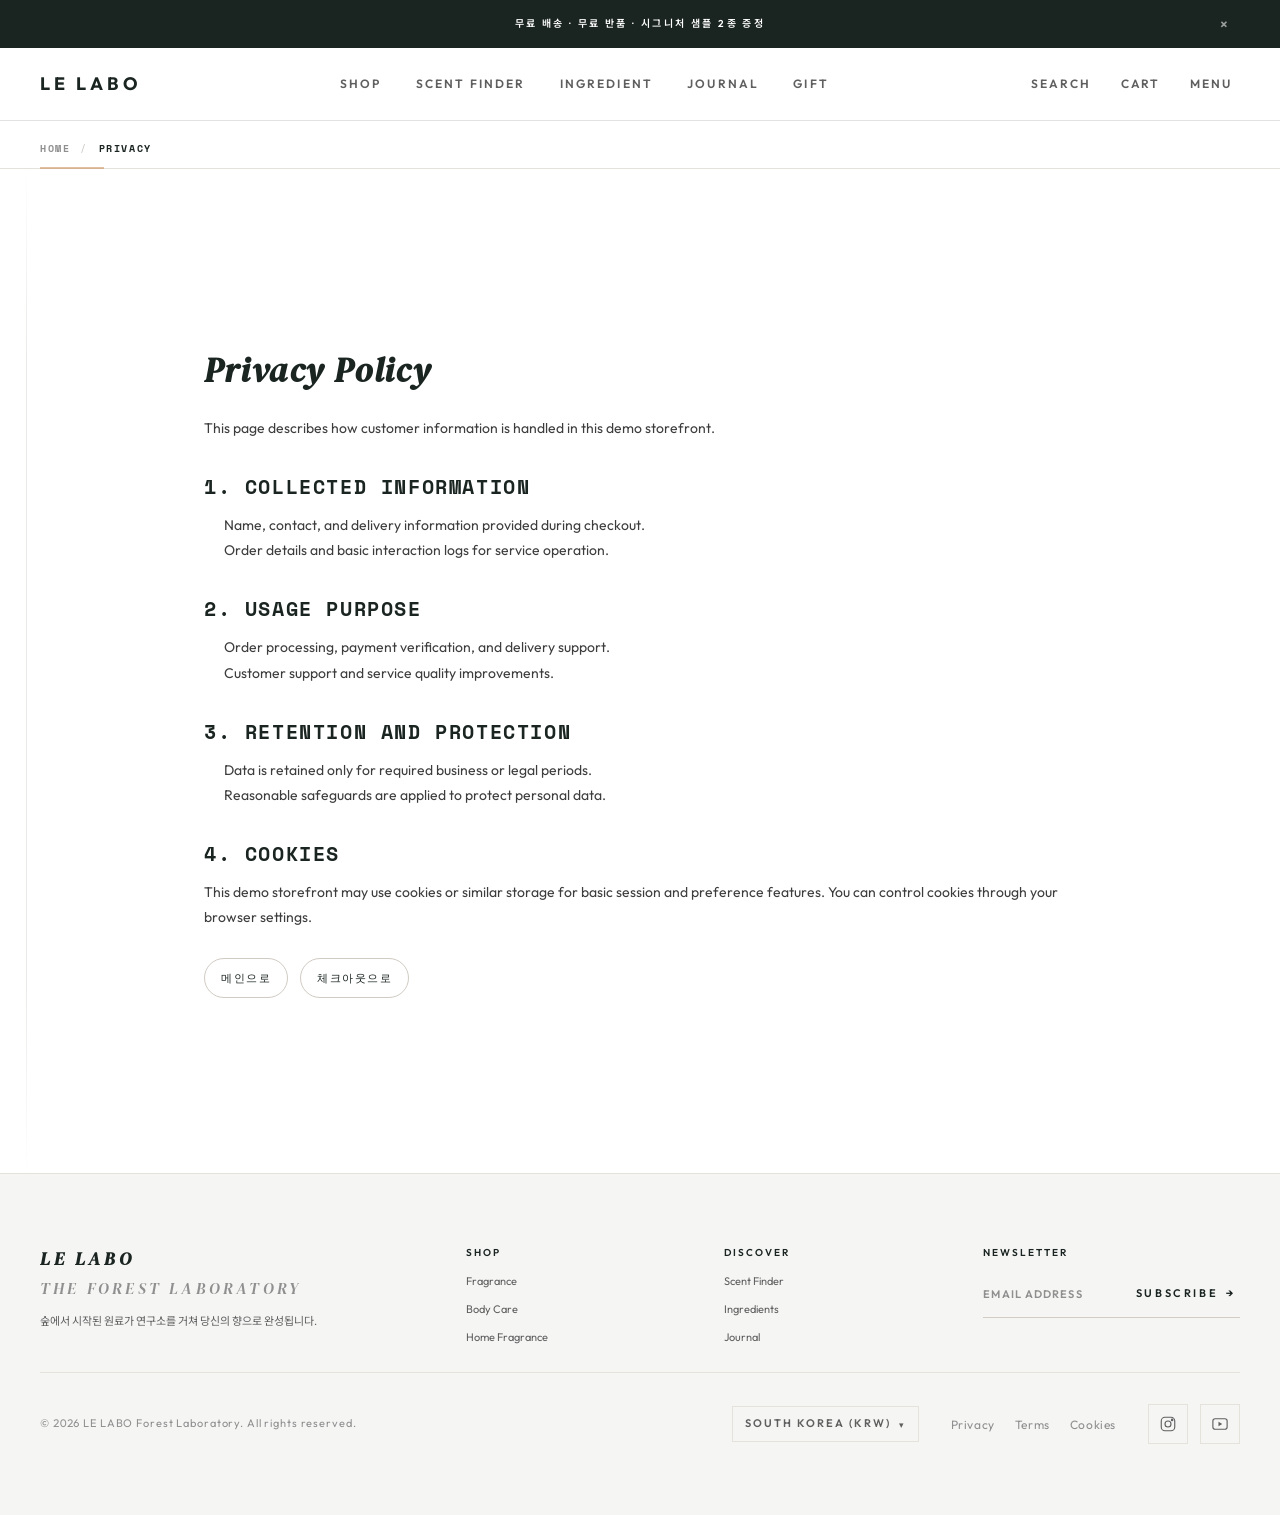
<file: privacy.html>
<!DOCTYPE html>
<html lang="ko" class="ed" translate="no">
  <head>
    <meta charset="UTF-8">
    <meta name="viewport" content="width=device-width, initial-scale=1.0">
    <title>Privacy Policy | LE LABO</title>
    <link rel="preconnect" href="https://fonts.googleapis.com">
    <link rel="preconnect" href="https://fonts.gstatic.com" crossorigin>
    <link rel="stylesheet" href="https://fonts.googleapis.com/css2?family=DM+Serif+Display:ital@0;1&family=Inter:wght@400;500;600&family=Noto+Sans+KR:wght@400;500;600;700&family=Outfit:wght@400;500;600&family=Space+Mono:wght@400;700&display=swap">
    <link rel="stylesheet" href="./styles/reset.css">
    <link rel="stylesheet" href="./styles/common.css">
    <link rel="stylesheet" href="./styles/page-shell.css">
    <link rel="stylesheet" href="./styles/subpage-layout.css">
    <link rel="stylesheet" href="./styles/index.css">
    <link rel="stylesheet" href="./styles/responsive.css">
    <link rel="stylesheet" href="./styles/card-system.css">
    <link rel="stylesheet" href="./styles/legal.css">
    <script src="./scripts/layout-system.js" defer></script>
  </head>
  <body class="page-privacy">
    <div id="wrap">
      <a href="#main-content" class="skip-nav">본문 바로가기</a>
      <header class="header site-header site-shell" id="top" role="banner">
        <div class="announcement-bar" id="announcement-bar" role="status" aria-live="polite">
          <div class="container">
            <div class="announcement-content">
              <p>무료 배송 · 무료 반품 · 시그니처 샘플 2종 증정</p>
              <button type="button" class="announcement-close" aria-label="공지 닫기">×</button>
            </div>
          </div>
        </div>
        <div class="container">
          <div class="header-content">
            <p class="logo"><a href="index.html" aria-label="LE LABO 메인으로 이동">LE LABO</a></p>
            <nav class="gnb" aria-label="메인 메뉴">
              <ul class="gnb-list">
                <li class="gnb-item"><a href="shop.html">SHOP</a></li>
                <li class="gnb-item"><a href="finder.html">SCENT FINDER</a></li>
                <li class="gnb-item"><a href="ingredient.html">INGREDIENT</a></li>
                <li class="gnb-item"><a href="journal.html">JOURNAL</a></li>
                <li class="gnb-item"><a href="gift.html">GIFT</a></li>
              </ul>
            </nav>
            <div class="header-actions">
              <div class="header-search-wrap">
                <form class="header-search" id="header-search-form" role="search" action="shop.html" method="get">
                  <label for="global-search" class="sr-only">검색어 입력</label>
                  <input type="search" id="global-search" name="q" class="search-input" placeholder="SEARCH" autocomplete="off" aria-label="프래그런스·기프트 검색" aria-hidden="true" tabindex="-1" disabled>
                </form>
                <button type="button" class="icon-btn search-toggle" id="search-toggle" aria-expanded="false" aria-controls="header-search-form" aria-label="검색 열기">
                  <span class="search-toggle-label" aria-hidden="true">SEARCH</span>
                </button>
              </div>
              <a href="cart.html" class="icon-btn" aria-label="장바구니 이동">CART</a>
              <button type="button" class="icon-btn mega-toggle" id="mega-toggle" aria-expanded="false" aria-controls="mega-menu-panel" aria-label="메가 메뉴 열기">
                <span class="mega-toggle-label-open" aria-hidden="true">MENU</span>
                <span class="mega-toggle-label-close" aria-hidden="true">CLOSE</span>
              </button>
            </div>
          </div>
        </div>
        <nav class="mega-menu" id="mega-menu-panel" aria-hidden="true" aria-label="전체 메뉴">
          <div class="container">
            <div class="mega-menu-content">
              <div class="mega-primary" role="group" aria-labelledby="mega-primary-heading">
                <p class="mega-primary-title" id="mega-primary-heading">Navigate</p>
                <ul class="mega-primary-list">
                  <li><a href="shop.html">SHOP</a></li>
                  <li><a href="finder.html">SCENT FINDER</a></li>
                  <li><a href="ingredient.html">INGREDIENT</a></li>
                  <li><a href="journal.html">JOURNAL</a></li>
                  <li><a href="gift.html">GIFT</a></li>
                </ul>
              </div>
              <section class="mega-col" aria-labelledby="mega-shop-title">
                <h2 class="mega-title" id="mega-shop-title">SHOP</h2>
                <ul class="mega-list">
                  <li><a href="shop.html#shop-grid-title">Fragrance</a></li>
                  <li><a href="shop.html#cross-category">Body Care</a></li>
                  <li><a href="shop.html#cross-category">Home Fragrance</a></li>
                </ul>
              </section>
              <section class="mega-col" aria-labelledby="mega-discover-title">
                <h2 class="mega-title" id="mega-discover-title">DISCOVER</h2>
                <ul class="mega-list">
                  <li><a href="finder.html">Scent Finder</a></li>
                  <li><a href="ingredient.html">Ingredients</a></li>
                  <li><a href="journal.html">Journal</a></li>
                </ul>
              </section>
              <section class="mega-col" aria-labelledby="mega-service-title">
                <h2 class="mega-title" id="mega-service-title">SERVICE</h2>
                <ul class="mega-list">
                  <li><a href="index.html#gift">라벨 각인 서비스</a></li>
                  <li><a href="index.html#final">멤버십 혜택</a></li>
                  <li><a href="gift.html">기프트 서비스</a></li>
                </ul>
              </section>
            </div>
          </div>
        </nav>
        <div class="mega-backdrop" id="mega-backdrop" aria-hidden="true"></div>
      </header>

      <main id="main-content" class="site-main v2-editorial-flow" aria-label="Privacy Policy">
        <nav class="breadcrumb container commerce-breadcrumb" aria-label="경로 탐색">
          <ol>
            <li><a href="index.html">Home</a></li>
            <li aria-current="page">Privacy</li>
          </ol>
        </nav>
        <section class="section site-section legal-section privacy-section" aria-labelledby="legal-title">
          <div class="container">
            <div class="content">
              <div class="site-group site-group--stack legal-hero-group">
                <div class="site-text-box">
                  <article class="legal-wrap">
                    <h1 id="legal-title">Privacy Policy</h1>
                    <p>This page describes how customer information is handled in this demo storefront.</p>

                    <h2>1. Collected Information</h2>
                    <ul>
                      <li>Name, contact, and delivery information provided during checkout.</li>
                      <li>Order details and basic interaction logs for service operation.</li>
                    </ul>

                    <h2>2. Usage Purpose</h2>
                    <ul>
                      <li>Order processing, payment verification, and delivery support.</li>
                      <li>Customer support and service quality improvements.</li>
                    </ul>

                    <h2>3. Retention and Protection</h2>
                    <ul>
                      <li>Data is retained only for required business or legal periods.</li>
                      <li>Reasonable safeguards are applied to protect personal data.</li>
                    </ul>

                    <h2 id="cookies">4. Cookies</h2>
                    <p>
                      This demo storefront may use cookies or similar storage for basic session and preference features.
                      You can control cookies through your browser settings.
                    </p>

                    <p class="legal-back-row">
                      <a class="legal-back" href="index.html">메인으로</a>
                      <a class="legal-back legal-back--ghost" href="checkout.html">체크아웃으로</a>
                    </p>
                  </article>
                </div>
              </div>
            </div>
          </div>
        </section>
      </main>

      <footer class="footer site-footer site-shell" role="contentinfo">
        <div class="container">
          <div class="footer-top">
            <div class="footer-brand">
              <p class="footer-logo">LE LABO</p>
              <p class="footer-tagline">The Forest Laboratory</p>
              <p class="footer-copy">숲에서 시작된 원료가 연구소를 거쳐 당신의 향으로 완성됩니다.</p>
            </div>
            <nav class="footer-nav" aria-label="푸터 메뉴">
              <section class="footer-col" aria-labelledby="footer-shop-title">
                <h2 class="footer-title" id="footer-shop-title">SHOP</h2>
                <ul class="footer-list">
                  <li><a href="shop.html">Fragrance</a></li>
                  <li><a href="shop.html">Body Care</a></li>
                  <li><a href="shop.html">Home Fragrance</a></li>
                </ul>
              </section>
              <section class="footer-col" aria-labelledby="footer-discover-title">
                <h2 class="footer-title" id="footer-discover-title">DISCOVER</h2>
                <ul class="footer-list">
                  <li><a href="finder.html">Scent Finder</a></li>
                  <li><a href="ingredient.html">Ingredients</a></li>
                  <li><a href="journal.html">Journal</a></li>
                </ul>
              </section>
              <section class="footer-col footer-col-news" aria-labelledby="footer-news-title">
                <h2 class="footer-title" id="footer-news-title">NEWSLETTER</h2>
                <form class="footer-news-form" id="footer-news-form" novalidate>
                  <label class="sr-only" for="footer-news-input">이메일 주소</label>
                  <input type="email" id="footer-news-input" class="footer-news-input" placeholder="EMAIL ADDRESS" autocomplete="email" required>
                  <button type="submit" class="footer-news-submit" aria-label="뉴스레터 구독">
                    <span class="footer-news-submit-label">Subscribe</span>
                    <span class="footer-news-submit-arrow" aria-hidden="true">→</span>
                  </button>
                </form>
                <p class="footer-news-status" id="footer-news-status" role="status" aria-live="polite"></p>
              </section>
            </nav>
          </div>
          <div class="footer-bottom">
            <div class="footer-bottom-inner">
              <p class="footer-copyright">© <span id="footer-year">2026</span> LE LABO Forest Laboratory. All rights reserved.</p>
              <div class="footer-meta">
                <button type="button" class="region-selector" aria-label="현재 지역 및 통화 정보">
                  <span>South Korea (KRW)</span>
                  <span class="region-selector-caret" aria-hidden="true">▾</span>
                </button>
                <ul class="footer-legal">
                  <li><a href="privacy.html" aria-current="page">Privacy</a></li>
                  <li><a href="terms.html">Terms</a></li>
                  <li><a href="privacy.html#cookies">Cookies</a></li>
                </ul>
                <ul class="footer-social" aria-label="소셜 링크">
                  <li>
                    <a href="https://www.instagram.com" target="_blank" rel="noopener noreferrer" aria-label="Instagram">
                      <svg viewBox="0 0 24 24" width="18" height="18" fill="none" stroke="currentColor" stroke-width="1.5" aria-hidden="true"><rect x="3" y="3" width="18" height="18" rx="5"></rect><circle cx="12" cy="12" r="4"></circle><circle cx="17.5" cy="6.5" r="1" fill="currentColor"></circle></svg>
                      <span class="sr-only">Instagram</span>
                    </a>
                  </li>
                  <li>
                    <a href="https://www.youtube.com" target="_blank" rel="noopener noreferrer" aria-label="YouTube">
                      <svg viewBox="0 0 24 24" width="18" height="18" fill="none" stroke="currentColor" stroke-width="1.5" aria-hidden="true"><rect x="2.5" y="5" width="19" height="14" rx="3"></rect><path d="M10 9l5 3-5 3V9z" fill="currentColor" stroke="none"></path></svg>
                      <span class="sr-only">YouTube</span>
                    </a>
                  </li>
                </ul>
              </div>
            </div>
          </div>
        </div>
      </footer>
    </div>
    <script src="./scripts/global.js" defer></script>
  </body>
</html>
</file>
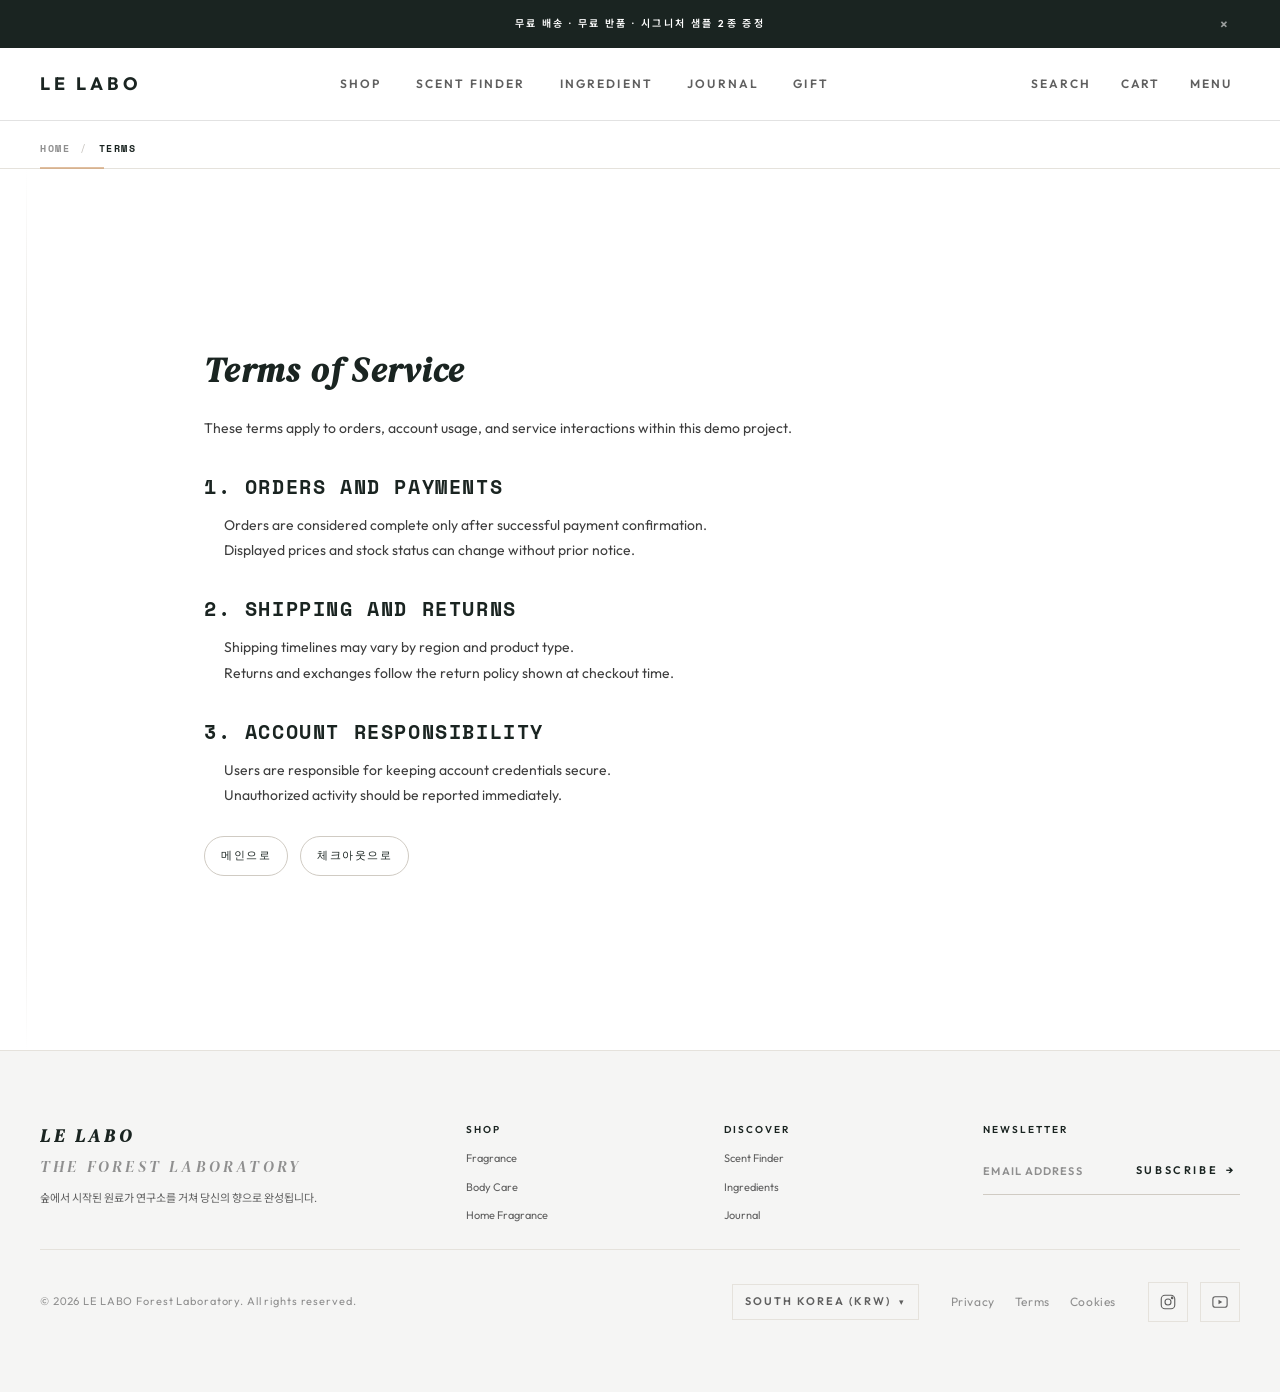
<file: terms.html>
<!DOCTYPE html>
<html lang="ko" class="ed" translate="no">
  <head>
    <meta charset="UTF-8">
    <meta name="viewport" content="width=device-width, initial-scale=1.0">
    <title>Terms of Service | LE LABO</title>
    <link rel="preconnect" href="https://fonts.googleapis.com">
    <link rel="preconnect" href="https://fonts.gstatic.com" crossorigin>
    <link rel="stylesheet" href="https://fonts.googleapis.com/css2?family=DM+Serif+Display:ital@0;1&family=Inter:wght@400;500;600&family=Noto+Sans+KR:wght@400;500;600;700&family=Outfit:wght@400;500;600&family=Space+Mono:wght@400;700&display=swap">
    <link rel="stylesheet" href="./styles/reset.css">
    <link rel="stylesheet" href="./styles/common.css">
    <link rel="stylesheet" href="./styles/page-shell.css">
    <link rel="stylesheet" href="./styles/subpage-layout.css">
    <link rel="stylesheet" href="./styles/index.css">
    <link rel="stylesheet" href="./styles/responsive.css">
    <link rel="stylesheet" href="./styles/card-system.css">
    <link rel="stylesheet" href="./styles/legal.css">
    <script src="./scripts/layout-system.js" defer></script>
  </head>
  <body class="page-terms">
    <div id="wrap">
      <a href="#main-content" class="skip-nav">본문 바로가기</a>
      <header class="header site-header site-shell" id="top" role="banner">
        <div class="announcement-bar" id="announcement-bar" role="status" aria-live="polite">
          <div class="container">
            <div class="announcement-content">
              <p>무료 배송 · 무료 반품 · 시그니처 샘플 2종 증정</p>
              <button type="button" class="announcement-close" aria-label="공지 닫기">×</button>
            </div>
          </div>
        </div>
        <div class="container">
          <div class="header-content">
            <p class="logo"><a href="index.html" aria-label="LE LABO 메인으로 이동">LE LABO</a></p>
            <nav class="gnb" aria-label="메인 메뉴">
              <ul class="gnb-list">
                <li class="gnb-item"><a href="shop.html">SHOP</a></li>
                <li class="gnb-item"><a href="finder.html">SCENT FINDER</a></li>
                <li class="gnb-item"><a href="ingredient.html">INGREDIENT</a></li>
                <li class="gnb-item"><a href="journal.html">JOURNAL</a></li>
                <li class="gnb-item"><a href="gift.html">GIFT</a></li>
              </ul>
            </nav>
            <div class="header-actions">
              <div class="header-search-wrap">
                <form class="header-search" id="header-search-form" role="search" action="shop.html" method="get">
                  <label for="global-search" class="sr-only">검색어 입력</label>
                  <input type="search" id="global-search" name="q" class="search-input" placeholder="SEARCH" autocomplete="off" aria-label="프래그런스·기프트 검색" aria-hidden="true" tabindex="-1" disabled>
                </form>
                <button type="button" class="icon-btn search-toggle" id="search-toggle" aria-expanded="false" aria-controls="header-search-form" aria-label="검색 열기">
                  <span class="search-toggle-label" aria-hidden="true">SEARCH</span>
                </button>
              </div>
              <a href="cart.html" class="icon-btn" aria-label="장바구니 이동">CART</a>
              <button type="button" class="icon-btn mega-toggle" id="mega-toggle" aria-expanded="false" aria-controls="mega-menu-panel" aria-label="메가 메뉴 열기">
                <span class="mega-toggle-label-open" aria-hidden="true">MENU</span>
                <span class="mega-toggle-label-close" aria-hidden="true">CLOSE</span>
              </button>
            </div>
          </div>
        </div>
        <nav class="mega-menu" id="mega-menu-panel" aria-hidden="true" aria-label="전체 메뉴">
          <div class="container">
            <div class="mega-menu-content">
              <div class="mega-primary" role="group" aria-labelledby="mega-primary-heading">
                <p class="mega-primary-title" id="mega-primary-heading">Navigate</p>
                <ul class="mega-primary-list">
                  <li><a href="shop.html">SHOP</a></li>
                  <li><a href="finder.html">SCENT FINDER</a></li>
                  <li><a href="ingredient.html">INGREDIENT</a></li>
                  <li><a href="journal.html">JOURNAL</a></li>
                  <li><a href="gift.html">GIFT</a></li>
                </ul>
              </div>
              <section class="mega-col" aria-labelledby="mega-shop-title">
                <h2 class="mega-title" id="mega-shop-title">SHOP</h2>
                <ul class="mega-list">
                  <li><a href="shop.html#shop-grid-title">Fragrance</a></li>
                  <li><a href="shop.html#cross-category">Body Care</a></li>
                  <li><a href="shop.html#cross-category">Home Fragrance</a></li>
                </ul>
              </section>
              <section class="mega-col" aria-labelledby="mega-discover-title">
                <h2 class="mega-title" id="mega-discover-title">DISCOVER</h2>
                <ul class="mega-list">
                  <li><a href="finder.html">Scent Finder</a></li>
                  <li><a href="ingredient.html">Ingredients</a></li>
                  <li><a href="journal.html">Journal</a></li>
                </ul>
              </section>
              <section class="mega-col" aria-labelledby="mega-service-title">
                <h2 class="mega-title" id="mega-service-title">SERVICE</h2>
                <ul class="mega-list">
                  <li><a href="index.html#gift">라벨 각인 서비스</a></li>
                  <li><a href="index.html#final">멤버십 혜택</a></li>
                  <li><a href="gift.html">기프트 서비스</a></li>
                </ul>
              </section>
            </div>
          </div>
        </nav>
        <div class="mega-backdrop" id="mega-backdrop" aria-hidden="true"></div>
      </header>

      <main id="main-content" class="site-main v2-editorial-flow" aria-label="Terms of Service">
        <nav class="breadcrumb container commerce-breadcrumb" aria-label="경로 탐색">
          <ol>
            <li><a href="index.html">Home</a></li>
            <li aria-current="page">Terms</li>
          </ol>
        </nav>
        <section class="section site-section legal-section terms-section" aria-labelledby="legal-title">
          <div class="container">
            <div class="content">
              <div class="site-group site-group--stack legal-hero-group">
                <div class="site-text-box">
                  <article class="legal-wrap">
                    <h1 id="legal-title">Terms of Service</h1>
                    <p>These terms apply to orders, account usage, and service interactions within this demo project.</p>

                    <h2>1. Orders and Payments</h2>
                    <ul>
                      <li>Orders are considered complete only after successful payment confirmation.</li>
                      <li>Displayed prices and stock status can change without prior notice.</li>
                    </ul>

                    <h2>2. Shipping and Returns</h2>
                    <ul>
                      <li>Shipping timelines may vary by region and product type.</li>
                      <li>Returns and exchanges follow the return policy shown at checkout time.</li>
                    </ul>

                    <h2>3. Account Responsibility</h2>
                    <ul>
                      <li>Users are responsible for keeping account credentials secure.</li>
                      <li>Unauthorized activity should be reported immediately.</li>
                    </ul>

                    <p class="legal-back-row">
                      <a class="legal-back" href="index.html">메인으로</a>
                      <a class="legal-back legal-back--ghost" href="checkout.html">체크아웃으로</a>
                    </p>
                  </article>
                </div>
              </div>
            </div>
          </div>
        </section>
      </main>

      <footer class="footer site-footer site-shell" role="contentinfo">
        <div class="container">
          <div class="footer-top">
            <div class="footer-brand">
              <p class="footer-logo">LE LABO</p>
              <p class="footer-tagline">The Forest Laboratory</p>
              <p class="footer-copy">숲에서 시작된 원료가 연구소를 거쳐 당신의 향으로 완성됩니다.</p>
            </div>
            <nav class="footer-nav" aria-label="푸터 메뉴">
              <section class="footer-col" aria-labelledby="footer-shop-title">
                <h2 class="footer-title" id="footer-shop-title">SHOP</h2>
                <ul class="footer-list">
                  <li><a href="shop.html">Fragrance</a></li>
                  <li><a href="shop.html">Body Care</a></li>
                  <li><a href="shop.html">Home Fragrance</a></li>
                </ul>
              </section>
              <section class="footer-col" aria-labelledby="footer-discover-title">
                <h2 class="footer-title" id="footer-discover-title">DISCOVER</h2>
                <ul class="footer-list">
                  <li><a href="finder.html">Scent Finder</a></li>
                  <li><a href="ingredient.html">Ingredients</a></li>
                  <li><a href="journal.html">Journal</a></li>
                </ul>
              </section>
              <section class="footer-col footer-col-news" aria-labelledby="footer-news-title">
                <h2 class="footer-title" id="footer-news-title">NEWSLETTER</h2>
                <form class="footer-news-form" id="footer-news-form" novalidate>
                  <label class="sr-only" for="footer-news-input">이메일 주소</label>
                  <input type="email" id="footer-news-input" class="footer-news-input" placeholder="EMAIL ADDRESS" autocomplete="email" required>
                  <button type="submit" class="footer-news-submit" aria-label="뉴스레터 구독">
                    <span class="footer-news-submit-label">Subscribe</span>
                    <span class="footer-news-submit-arrow" aria-hidden="true">→</span>
                  </button>
                </form>
                <p class="footer-news-status" id="footer-news-status" role="status" aria-live="polite"></p>
              </section>
            </nav>
          </div>
          <div class="footer-bottom">
            <div class="footer-bottom-inner">
              <p class="footer-copyright">© <span id="footer-year">2026</span> LE LABO Forest Laboratory. All rights reserved.</p>
              <div class="footer-meta">
                <button type="button" class="region-selector" aria-label="현재 지역 및 통화 정보">
                  <span>South Korea (KRW)</span>
                  <span class="region-selector-caret" aria-hidden="true">▾</span>
                </button>
                <ul class="footer-legal">
                  <li><a href="privacy.html">Privacy</a></li>
                  <li><a href="terms.html" aria-current="page">Terms</a></li>
                  <li><a href="privacy.html#cookies">Cookies</a></li>
                </ul>
                <ul class="footer-social" aria-label="소셜 링크">
                  <li>
                    <a href="https://www.instagram.com" target="_blank" rel="noopener noreferrer" aria-label="Instagram">
                      <svg viewBox="0 0 24 24" width="18" height="18" fill="none" stroke="currentColor" stroke-width="1.5" aria-hidden="true"><rect x="3" y="3" width="18" height="18" rx="5"></rect><circle cx="12" cy="12" r="4"></circle><circle cx="17.5" cy="6.5" r="1" fill="currentColor"></circle></svg>
                      <span class="sr-only">Instagram</span>
                    </a>
                  </li>
                  <li>
                    <a href="https://www.youtube.com" target="_blank" rel="noopener noreferrer" aria-label="YouTube">
                      <svg viewBox="0 0 24 24" width="18" height="18" fill="none" stroke="currentColor" stroke-width="1.5" aria-hidden="true"><rect x="2.5" y="5" width="19" height="14" rx="3"></rect><path d="M10 9l5 3-5 3V9z" fill="currentColor" stroke="none"></path></svg>
                      <span class="sr-only">YouTube</span>
                    </a>
                  </li>
                </ul>
              </div>
            </div>
          </div>
        </div>
      </footer>
    </div>
    <script src="./scripts/global.js" defer></script>
  </body>
</html>
</file>
<file: styles/common.css>
/* Tokens / Base */
*,
*::before,
*::after {
  box-sizing: border-box;
}

/* Custom Selection */
::selection {
  background: var(--color-primary);
  color: var(--color-white);
}

::-moz-selection {
  background: var(--color-primary);
  color: var(--color-white);
}

/* Custom Webkit Scrollbar */
::-webkit-scrollbar {
  width: 6px;
  height: 6px;
}

::-webkit-scrollbar-track {
  background: var(--color-surface);
}

::-webkit-scrollbar-thumb {
  background: var(--color-line-strong);
  border-radius: 3px;
}

::-webkit-scrollbar-thumb:hover {
  background: var(--color-text-muted);
}

/* Cinematic Scroll Animations — progressively enhanced.
  Content is visible by default. When JS tags <html class="js-animations">,
  .fade-up elements start hidden and reveal on intersection. */
.fade-up {
  transition: opacity 0.8s cubic-bezier(0.2, 0.8, 0.2, 1), transform 0.8s cubic-bezier(0.2, 0.8, 0.2, 1);
}

.js-animations .fade-up:not(.is-visible) {
  opacity: 0;
  transform: translateY(30px);
  will-change: opacity, transform;
}

.fade-up.is-visible {
  opacity: 1;
  transform: translateY(0);
}

/* ============================================================
  Global Shell — Header · Announcement · Footer · Sticky
  ============================================================ */

/* Announcement Bar — compact runner above the header */
.announcement-bar {
  width: 100%;
  background: var(--color-primary);
  color: var(--color-white);
  font-size: 10px;
  font-weight: 600;
  letter-spacing: 0.24em;
  text-transform: uppercase;
  line-height: 1;
  transition: max-height 0.3s ease, opacity 0.3s ease;
  overflow: hidden;
}

.announcement-bar[hidden] {
  max-height: 0;
  opacity: 0;
}

/* Same rail as header chrome (announcement may sit inside `<header>` or as a sibling in partials) */
.announcement-bar > .container {
  width: 100%;
  max-width: var(--container);
  margin-inline: auto;
  min-width: 0;
  box-sizing: border-box;
}

.announcement-content {
  width: 100%;
  min-height: 32px;
  padding-block: var(--space-8);
  display: grid;
  grid-template-columns: var(--announcement-end-rail) 1fr var(--announcement-end-rail);
  align-items: center;
  column-gap: var(--space-8);
  box-sizing: border-box;
}

.announcement-content p {
  margin: 0;
  grid-column: 2;
  text-align: center;
  justify-self: center;
  min-width: 0;
}

.announcement-close {
  grid-column: 3;
  justify-self: end;
  align-self: center;
  width: 32px;
  height: 32px;
  display: inline-flex;
  align-items: center;
  justify-content: center;
  color: var(--color-white);
  font-size: 14px;
  line-height: 1;
  opacity: 0.55;
  transition: opacity 0.25s ease;
}

.announcement-close:hover,
.announcement-close:focus-visible {
  opacity: 1;
}

/* Header / Footer / Announcement / Mega all inherit the shared .container
  padding — so logo, GNB, footer columns and all main content align on the
  same left gutter. Do NOT reintroduce a separate chrome-padding here. */

/* Header / Navigation */
.header {
  position: sticky;
  top: 0;
  z-index: 1000;
  border-bottom: 1px solid var(--color-line);
  /* Solid base — ensures legibility when backdrop-filter is unsupported */
  background: var(--color-surface);
  will-change: transform;
}

/* 공지 → GNB 행 → 메가 패널 세로 스택 (position 은 위 .header 의 sticky 유지) */
.header.site-header {
  display: flex;
  flex-direction: column;
  align-items: stretch;
}

/* Full-width chrome rail — avoids shrink-to-content header rows in nested flex contexts */
.header.site-header > .container {
  width: 100%;
  max-width: var(--container);
  margin-inline: auto;
  min-width: 0;
  box-sizing: border-box;
}

.header-content {
  max-width: none;
  width: 100%;
  margin-left: auto;
  margin-right: auto;
  min-height: var(--header-height);
  min-width: 0;
  box-sizing: border-box;
  display: flex;
  flex-direction: row;
  flex-wrap: nowrap;
  align-items: center;
  justify-content: flex-start;
  gap: clamp(var(--space-20), 3vw, var(--space-40));
}

.logo {
  display: flex;
  align-items: center;
  margin: 0;
  min-height: var(--header-height);
  min-width: 0;
}

.logo a {
  display: inline-flex;
  align-items: center;
  height: var(--header-height);
  padding-right: var(--space-4);
  font-size: var(--logo-mark-size);
  font-weight: 700;
  letter-spacing: 0.22em;
  line-height: 1;
  color: var(--color-primary);
  transition: color 0.25s ease;
}

nav.gnb {
  display: flex;
  align-items: center;
  justify-content: center;
  min-height: var(--header-height);
  flex: 1 1 auto;
  min-width: 0;
  padding-inline: var(--space-8);
}

.logo a:hover,
.logo a:focus-visible {
  color: var(--color-accent);
}

.gnb-list {
  display: flex;
  align-items: center;
  justify-content: center;
  gap: var(--space-40);
}

.gnb-item a {
  position: relative;
  display: inline-flex;
  align-items: center;
  justify-content: center;
  height: var(--header-height);
  min-height: var(--header-height);
  line-height: 1;
  font-size: var(--nav-label-size);
  font-weight: 600;
  letter-spacing: var(--nav-label-tracking);
  text-transform: uppercase;
  white-space: nowrap;
  color: var(--color-text-sub);
  transition: color 0.25s ease;
}

.gnb-item a::after {
  content: "";
  position: absolute;
  left: 0;
  bottom: calc((var(--header-height) - 1em) / 2 - 5px);
  width: 100%;
  height: 1px;
  background: var(--color-primary);
  transform: scaleX(0);
  transform-origin: right;
  transition: transform 0.4s cubic-bezier(0.16, 1, 0.3, 1);
}

.gnb-item a:hover,
.gnb-item a:focus-visible,
.gnb-item a.is-active,
.gnb-item a[aria-current="page"] {
  color: var(--color-primary);
}

.gnb-item a:hover::after,
.gnb-item a:focus-visible::after,
.gnb-item a.is-active::after,
.gnb-item a[aria-current="page"]::after {
  transform: scaleX(1);
  transform-origin: left;
}

.header-actions {
  display: flex;
  align-items: center;
  justify-content: flex-end;
  flex: 0 0 auto;
  margin-left: auto;
  gap: var(--space-20);
  min-width: 0;
}

/* Match GNB row: SEARCH / CART / MENU share the same bar height as SHOP … */
.header-actions .icon-btn {
  height: var(--header-height);
  min-height: var(--header-height);
  line-height: 1;
  font-size: var(--nav-label-size);
  letter-spacing: var(--nav-label-tracking);
}

/* Anchor wrap — positions the slide-out search directly to the left of the
   SEARCH toggle button (not somewhere in the middle of .header-actions). */
.header-search-wrap {
  position: relative;
  display: inline-flex;
  align-items: center;
}

/* Header Search — absolute overlay anchored to the SEARCH button's left edge.
  Width is written inline by layout-system.js from the real GIFT↔SEARCH gap,
  so the input always fits into the empty space without covering any GNB item. */
.header-search {
  position: absolute;
  top: 50%;
  right: 100%;
  transform: translateY(-50%);
  margin-right: var(--space-8);
  width: 0;
  overflow: hidden;
  opacity: 0;
  pointer-events: none;
  transition: width 0.35s cubic-bezier(0.16, 1, 0.3, 1), opacity 0.25s ease;
}

.header-search.is-open {
  opacity: 1;
  pointer-events: auto;
}

input[type="search"].search-input {
  width: 100%;
  height: 34px;
  padding: 0 var(--space-8);
  border: 0;
  border-bottom: 1px solid var(--color-line-strong);
  border-radius: 0;
  background: transparent;
  font-family: var(--font-family-sans);
  font-size: var(--nav-label-size);
  font-weight: 600;
  letter-spacing: 0.12em;
  color: var(--color-primary);
  -webkit-appearance: none;
  appearance: none;
}

input[type="search"].search-input::placeholder {
  color: var(--color-text-muted);
  text-transform: uppercase;
  letter-spacing: 0.14em;
  font-size: var(--nav-label-size);
}

input[type="search"].search-input:focus {
  border-bottom-color: var(--color-primary);
  outline: none;
}

input[type="search"].search-input::-webkit-search-cancel-button,
input[type="search"].search-input::-webkit-search-decoration {
  -webkit-appearance: none;
  appearance: none;
}

.icon-btn {
  min-height: var(--control-height);
  padding: 0 var(--space-8);
  font-size: var(--nav-label-size);
  font-weight: 600;
  letter-spacing: var(--nav-label-tracking);
  text-transform: uppercase;
  color: var(--color-text-sub);
  transition: color 0.25s ease;
}

.icon-btn:hover,
.icon-btn.is-active,
.icon-btn[aria-expanded="true"] {
  color: var(--color-primary);
}

/* Toggle label swap (MENU↔CLOSE) — aria-hidden marks decorative text */
.mega-toggle-label-close {
  display: none;
}

.mega-toggle[aria-expanded="true"] .mega-toggle-label-open {
  display: none;
}

.mega-toggle[aria-expanded="true"] .mega-toggle-label-close {
  display: inline;
}

/* Dim page below header while mega is open (header stays z-index 1000) */
.mega-backdrop {
  position: fixed;
  inset: 0;
  z-index: 998;
  background: rgba(26, 36, 33, 0.24);
  opacity: 0;
  visibility: hidden;
  pointer-events: none;
  transition:
    opacity 0.35s ease,
    visibility 0s linear 0.35s;
}

html.is-mega-open .mega-backdrop {
  opacity: 1;
  visibility: visible;
  pointer-events: auto;
  transition:
    opacity 0.35s ease,
    visibility 0s linear 0s;
}

/* Mega Menu — closed state (single source; positioned under sticky header bar) */
.mega-menu {
  position: absolute;
  top: 100%;
  left: 0;
  width: 100%;
  z-index: 1;
  visibility: hidden;
  opacity: 0;
  transform: translateY(-10px);
  border-top: 1px solid var(--color-line);
  background: rgba(255, 255, 255, 0.98);
  max-height: calc(100vh - var(--header-height));
  overflow-y: auto;
  box-shadow: 0 20px 40px rgba(0, 0, 0, 0);
  transition:
    visibility 0s linear 0.4s,
    opacity 0.35s ease,
    transform 0.4s cubic-bezier(0.16, 1, 0.3, 1),
    box-shadow 0.35s ease;
}

/* Mega Menu — open state (single combined block) */
.header.is-menu-open .mega-menu,
.mega-menu[aria-hidden="false"] {
  visibility: visible;
  opacity: 1;
  transform: translateY(0);
  box-shadow: 0 20px 40px rgba(0, 0, 0, 0.05);
  transition:
    visibility 0s linear 0s,
    opacity 0.35s ease,
    transform 0.4s cubic-bezier(0.16, 1, 0.3, 1),
    box-shadow 0.35s ease;
}

.mega-menu-content {
  display: grid;
  grid-template-columns: repeat(3, minmax(0, 1fr));
  gap: var(--space-40);
  padding: var(--space-48) 0;
  align-items: start;
}

.mega-primary {
  display: none;
  grid-column: 1 / -1;
  flex-direction: column;
  gap: var(--space-16);
  padding-bottom: var(--space-32);
  border-bottom: 1px solid var(--color-line);
}

.mega-primary-title {
  font-size: 10px;
  font-weight: 700;
  letter-spacing: 0.2em;
  text-transform: uppercase;
  color: var(--color-text-muted);
}

.mega-primary-list {
  display: flex;
  flex-direction: column;
  gap: var(--space-12);
}

.mega-primary-list a {
  font-family: var(--font-family-display);
  font-style: italic;
  font-size: 32px;
  letter-spacing: -0.02em;
  line-height: 1.15;
  color: var(--color-primary);
  transition: color 0.3s ease;
}

.mega-primary-list a:hover,
.mega-primary-list a.is-active {
  color: var(--color-accent);
}

.mega-col {
  display: flex;
  flex-direction: column;
  gap: var(--space-20);
}

.mega-title {
  font-size: 10px;
  font-weight: 600;
  letter-spacing: 0.26em;
  text-transform: uppercase;
  color: var(--color-text-muted);
  border-bottom: 1px solid var(--color-line);
  padding-bottom: var(--space-16);
}

.mega-list {
  display: flex;
  flex-direction: column;
  gap: var(--space-12);
}

.mega-list a {
  font-size: 14px;
  color: var(--color-text-sub);
  letter-spacing: 0.01em;
  transition: color 0.3s ease, padding-left 0.25s ease;
}

.mega-list a:hover {
  color: var(--color-primary);
  padding-left: var(--space-4);
}

.mega-list a:focus-visible,
.mega-primary-list a:focus-visible {
  outline: 2px solid var(--color-accent);
  outline-offset: 3px;
}

@media (prefers-reduced-motion: reduce) {

  .mega-menu,
  .mega-backdrop {
    transition: none;
  }
}

/* ============================================================
  Global Footer
  ============================================================ */
.footer {
  background: var(--color-white);
  border-top: 1px solid var(--color-line);
  padding: var(--space-120) 0 var(--space-48);
}

.footer-top {
  display: grid;
  grid-template-columns: minmax(240px, 320px) minmax(0, 1fr);
  gap: var(--space-80);
  padding-bottom: var(--space-64);
  border-bottom: 1px solid var(--color-line);
}

.footer-brand {
  display: flex;
  flex-direction: column;
  gap: var(--space-20);
  min-width: 0;
}

.footer-logo {
  font-size: 28px;
  font-weight: 700;
  letter-spacing: 0.24em;
  color: var(--color-primary);
}

.footer-tagline {
  font-family: var(--font-family-display);
  font-style: italic;
  font-size: 26px;
  letter-spacing: -0.015em;
  color: var(--color-text-sub);
  line-height: 1.25;
}

.footer-copy {
  font-size: 13px;
  color: var(--color-text-muted);
  max-width: 340px;
  line-height: 1.8;
}

.footer-nav {
  display: grid;
  grid-template-columns: repeat(2, minmax(0, 1fr)) minmax(220px, 1.4fr);
  gap: var(--space-40);
  min-width: 0;
}

.footer-col {
  display: flex;
  flex-direction: column;
  gap: var(--space-20);
  min-width: 0;
}

.footer-col-news {
  grid-column: auto;
  justify-self: end;
  width: min(100%, 320px);
}

.footer-title {
  font-size: 11px;
  font-weight: 600;
  letter-spacing: 0.22em;
  text-transform: uppercase;
  color: var(--color-primary);
}

.footer-list {
  display: flex;
  flex-direction: column;
  gap: var(--space-16);
}

.footer-list a {
  position: relative;
  display: inline-block;
  font-size: 13px;
  color: var(--color-text-sub);
  transition: color 0.25s ease, padding-left 0.25s ease;
}

.footer-list a:hover,
.footer-list a:focus-visible {
  color: var(--color-primary);
  padding-left: var(--space-8);
}

/* Newsletter ---------------------------------------------------- */
.footer-news-desc {
  font-size: 13px;
  color: var(--color-text-sub);
  line-height: 1.7;
  margin-bottom: var(--space-8);
}

.footer-news-form {
  position: relative;
  display: grid;
  grid-template-columns: minmax(0, 1fr) auto;
  align-items: stretch;
  column-gap: var(--space-8);
  border-bottom: 1px solid var(--color-line-strong);
  transition: border-color 0.25s ease;
}

.footer-news-form.is-error {
  border-bottom-color: #b14a42;
}

.footer-news-form:focus-within {
  border-bottom-color: var(--color-primary);
}

input[type="email"].footer-news-input {
  width: 100%;
  min-width: 0;
  /* allow grid cell to shrink without overflowing */
  height: var(--control-height);
  padding: 0;
  border: 0;
  border-radius: 0;
  background: transparent;
  font-family: var(--font-family-sans);
  font-size: 14px;
  letter-spacing: 0.04em;
  color: var(--color-primary);
}

input[type="email"].footer-news-input::placeholder {
  color: var(--color-text-muted);
  text-transform: uppercase;
  letter-spacing: 0.1em;
  font-size: 11px;
  font-weight: 600;
}

input[type="email"].footer-news-input:focus {
  outline: none;
  border: 0;
}

/* WebKit autofill — keep the dark primary text, no yellow background */
input[type="email"].footer-news-input:-webkit-autofill {
  -webkit-text-fill-color: var(--color-primary);
  -webkit-box-shadow: 0 0 0 1000px var(--color-white) inset;
  transition: background-color 5000s ease-in-out 0s;
}

.footer-news-submit {
  display: inline-flex;
  align-items: center;
  gap: var(--space-8);
  min-height: var(--control-height);
  height: var(--control-height);
  box-sizing: border-box;
  padding: 0 var(--space-4);
  font-size: 11px;
  font-weight: 600;
  letter-spacing: 0.24em;
  text-transform: uppercase;
  line-height: var(--control-line-height);
  color: var(--color-primary);
  white-space: nowrap;
  transition: color 0.25s ease;
}

.footer-news-submit:hover,
.footer-news-submit:focus-visible {
  color: var(--color-accent);
}

.footer-news-submit-arrow {
  display: inline-block;
  transition: transform 0.25s cubic-bezier(0.2, 0.8, 0.2, 1);
}

.footer-news-submit:hover .footer-news-submit-arrow,
.footer-news-submit:focus-visible .footer-news-submit-arrow {
  transform: translateX(4px);
}

.footer-news-feedback {
  grid-column: 1 / -1;
  min-height: 18px;
  margin-top: var(--space-12);
  font-size: 11px;
  font-weight: 600;
  letter-spacing: 0.18em;
  text-transform: uppercase;
  color: var(--color-text-muted);
}

.footer-news-feedback:empty {
  margin-top: 0;
}

.footer-news-form.is-error .footer-news-feedback {
  color: #b14a42;
}

.footer-news-form.is-success .footer-news-feedback {
  color: var(--color-primary);
}

.footer-news-status {
  min-height: 18px;
  margin-top: var(--space-10);
  font-size: 11px;
  line-height: 1.45;
  letter-spacing: 0.03em;
  color: var(--color-text-muted);
}

.footer-news-status.is-error {
  color: #b14a42;
}

/* Bottom strip ------------------------------------------------- */
.footer-bottom {
  padding-top: var(--space-32);
}

.footer-bottom-inner {
  display: grid;
  grid-template-columns: minmax(240px, 320px) minmax(0, 1fr);
  align-items: center;
  gap: var(--space-56);
}

.footer-copyright {
  color: var(--color-text-muted);
  font-size: 11px;
  letter-spacing: 0.08em;
}

.footer-meta {
  display: flex;
  align-items: center;
  gap: var(--space-32);
  flex-wrap: wrap;
  justify-content: flex-end;
  justify-self: end;
  width: max-content;
  max-width: 100%;
  min-width: 0;
}

.region-selector {
  display: inline-flex;
  align-items: center;
  gap: var(--space-8);
  min-height: 36px;
  padding: 0 var(--space-12);
  font-size: 11px;
  font-weight: 600;
  text-transform: uppercase;
  letter-spacing: 0.18em;
  color: var(--color-text-sub);
  border: 1px solid var(--color-line);
  border-radius: 0;
  transition: color 0.25s ease, border-color 0.25s ease;
}

.region-selector:hover,
.region-selector:focus-visible,
.region-selector[aria-expanded="true"] {
  color: var(--color-primary);
  border-color: var(--color-line-strong);
}

.region-selector-caret {
  font-size: 9px;
  line-height: 1;
}

.footer-legal {
  display: flex;
  gap: var(--space-20);
}

.footer-legal a {
  font-size: 12px;
  color: var(--color-text-muted);
  letter-spacing: 0.05em;
  transition: color 0.25s ease;
}

.footer-legal a:hover,
.footer-legal a:focus-visible {
  color: var(--color-primary);
}

.footer-social {
  display: flex;
  gap: var(--space-12);
}

.footer-social a {
  display: inline-flex;
  align-items: center;
  justify-content: center;
  width: 40px;
  height: 40px;
  border: 1px solid var(--color-line);
  color: var(--color-text-sub);
  transition: color 0.25s ease, border-color 0.25s ease, background 0.25s ease, transform 0.25s ease;
}

.footer-social a:hover,
.footer-social a:focus-visible {
  color: var(--color-white);
  background: var(--color-primary);
  border-color: var(--color-primary);
  transform: translateY(-1px);
}

/* Sticky CTA */
.sticky {
  position: fixed;
  left: 0;
  bottom: 0;
  width: 100%;
  z-index: 1200;
  border-top: 1px solid var(--color-line);
  background: rgba(255, 255, 255, 0.96);
  backdrop-filter: blur(20px);
  box-shadow: 0 -10px 40px rgba(0, 0, 0, 0.08);
  transform: translateY(100%);
  transition: transform 0.8s cubic-bezier(0.16, 1, 0.3, 1);
}

.sticky[data-visible="true"] {
  transform: translateY(0);
}

.sticky-content {
  max-width: var(--container);
  margin: 0 auto;
  padding: var(--space-16) var(--container-padding);
  display: flex;
  align-items: center;
  justify-content: space-between;
}

.sticky-info {
  display: flex;
  flex-direction: column;
  gap: 2px;
}

.sticky-eyebrow {
  font-size: 10px;
  font-weight: 600;
  text-transform: uppercase;
  color: var(--color-text-muted);
  letter-spacing: 0.22em;
}

.sticky-product {
  font-family: var(--font-family-display);
  font-style: italic;
  font-size: 22px;
  font-weight: 400;
  letter-spacing: -0.01em;
  line-height: 1.15;
}

.sticky-price {
  font-family: var(--font-family-sans);
  font-weight: 700;
  font-size: 13px;
  color: var(--color-text-sub);
}

.sticky-actions {
  display: flex;
  gap: var(--space-16);
}

.sticky-save {
  padding: 0 var(--space-24);
  font-size: 11px;
  font-weight: 700;
  letter-spacing: 0.1em;
  border: 1px solid var(--color-line-strong);
  min-height: var(--control-height);
  height: var(--control-height);
  line-height: var(--control-line-height);
  box-sizing: border-box;
}

.sticky-button {
  padding: 0 var(--space-40);
  background: var(--color-primary);
  color: var(--color-white);
  font-size: 12px;
  font-weight: 600;
  letter-spacing: 0.24em;
  text-transform: uppercase;
  min-height: var(--control-height);
  height: var(--control-height);
  line-height: var(--control-line-height);
  box-sizing: border-box;
  transition: background 0.3s ease;
}

.sticky-button:hover {
  background: var(--color-primary-hover);
}


/* Scroll Progress */
.scroll-progress {
  position: fixed;
  top: 0;
  left: 0;
  width: 0%;
  height: 3px;
  background: var(--color-primary);
  z-index: 1000;
  transition: width 0.1s ease-out;
}

html {
  scroll-behavior: smooth;
  -webkit-text-size-adjust: 100%;
}

body,
h1,
h2,
h3,
h4,
p,
ul,
ol,
li,
dl,
dd,
figure {
  margin: 0;
}

ul,
ol {
  padding: 0;
  list-style: none;
}

a {
  color: inherit;
  text-decoration: none;
}

img {
  display: block;
  width: 100%;
  height: auto;
  image-rendering: auto;
}

button,
input,
textarea,
select {
  font: inherit;
  color: inherit;
}

button {
  border: 0;
  background: none;
  cursor: pointer;
}

input,
textarea,
select {
  border: 0;
  outline: 0;
  background: none;
}

:root {
  --swiper-theme-color: #1a2421 !important;
  /* Design Tokens - Colors */
  --color-primary: #1a2421;
  --color-primary-rgb: 26, 36, 33;
  --color-deep-forest: #1a2421;
  --color-primary-dark: #111917;
  --color-primary-hover: #111917;
  --color-accent: #c98a53;
  /* Page canvas + chrome — match commerce column (no warm gutter frame) */
  --color-bg: #ffffff;
  --color-surface: #ffffff;
  --color-surface-soft: #f5f5f4;
  --color-text: #1c1c1c;
  --color-text-sub: #5f5f5f;
  --color-text-muted: #8f8f8f;
  --color-line: #e5e2dc;
  --color-line-strong: #d0cbc3;
  --color-focus: #1a2421;
  --color-white: #ffffff;

  /* Dark band ↔ light section: hairline on light side + inner rules on dark panels */
  --band-seam-on-light: 1px solid var(--color-line);
  --band-inner-line-dark: rgba(255, 255, 255, 0.14);

  /* Full-bleed dark rows — fallback flat primary; softened where color-mix is supported */
  --color-band-dark: var(--color-primary);

  /* Typography System */
  --font-family-display: "DM Serif Display", serif;
  /* Noto Sans KR loads from reset.css @import — sits after Latin webfonts for 한글 */
  --font-family-sans: "Outfit", "Inter", "Noto Sans KR", "Apple SD Gothic Neo", "Malgun Gothic", system-ui, sans-serif;
  --font-family-mono: "Space Mono", monospace;

  /* Type Scale — editorial display + dependable body rhythm */
  --font-hero: clamp(38px, 5.4vw, 60px);
  --font-h1: clamp(30px, 3.4vw, 40px);
  --font-h2: 28px;
  --font-h3: 20px;
  --font-section: clamp(22px, 2.4vw, 30px);
  --font-sub: 16px;
  --font-card: 16px;
  --font-body: 14px;
  --font-label: 10px;
  --font-caption: 11px;

  /* Section & Grid Rhythm (desktop defaults — responsive.css overrides per breakpoint) */
  /* Layout `gap` between blocks/cards: use --grid-gap (24px) or --space-32 (32px) only. */
  --section-padding: 120px;
  --sub-gap: 32px;
  --content-gap: 32px;
  --subpage-head-body-gap: 32px;
  /* title block → body on subpages only */
  --section-gap: 40px;
  /* overrides reset; used as section vertical padding */
  --section-head-gap: 32px;
  /* title block → cards / section-content gap */
  --grid-gap: 24px;
  --ed-card-gap: var(--grid-gap);
  --card-gap: 24px;
  --card-padding: 20px;
  --text-gap-xs: 4px;
  --text-gap-sm: 8px;
  --text-gap-md: 12px;
  --text-gap-lg: 16px;
  /* Title → desc → meta stack inside .card-body (8px) */
  --card-stack-gap: var(--text-gap-sm);
  /* Sibling controls in .card-action (e.g. multiple buttons) — slightly looser */
  --card-inner-gap: var(--text-gap-md);
  /* Primary controls: one tap height for .btn, .chip, .view-btn, .icon-btn, sticky CTAs */
  --control-height: 48px;
  /* Single-line control copy — shared cap/baseline rhythm across mixed sizes */
  --control-line-height: 1.1;
  --duration: 0.3s;
  --score: 0%;

  /* Spacing Rhythm */
  --space-120: 120px;
  --space-80: 80px;
  --space-64: 64px;
  --space-48: 48px;
  --space-40: 40px;
  --space-32: 32px;
  --space-24: 24px;
  --space-20: 20px;
  --space-18: 18px;
  --space-16: 16px;
  --space-14: 14px;
  --space-12: 12px;
  --space-10: 10px;
  --space-8: 8px;
  --space-6: 6px;
  --space-4: 4px;
  --space-22: 22px;
  --space-28: 28px;
  --space-56: 56px;

  /* Layout Constraints — single gutter used by every page chrome */
  --container: 1440px;
  --container-padding: 40px;
  /* reset.css section containers use --gutter; keep in sync with chrome gutters */
  --gutter: var(--container-padding);
  --header-height: 52px;
  --announcement-height: 32px;
  /* Symmetric side rails in announcement grid (balances close button column) */
  --announcement-end-rail: 40px;
  /* Global nav / utility row — readable next to logo without competing */
  --nav-label-size: 12px;
  --nav-label-tracking: 0.16em;
  --logo-mark-size: clamp(16px, 0.35vw + 15px, 18px);

  /* Effects */
  --radius-sm: 0px;
  /* Sharp lab aesthetics */
  --radius-md: 0px;
  --radius-pill: 100px;
  --transition-base: var(--duration) cubic-bezier(0.16, 1, 0.3, 1);

  /* Subpage commerce polish — card lift, KPI tiles, grids (see subpage-layout.css) */
  --commerce-card-shadow:
    0 1px 0 rgba(255, 255, 255, 0.94) inset,
    0 14px 38px -30px rgba(17, 17, 17, 0.11);
  --commerce-card-shadow-hover:
    0 1px 0 rgba(255, 255, 255, 0.98) inset,
    0 22px 52px -28px rgba(17, 17, 17, 0.15);
  --commerce-card-top: 2px solid var(--color-primary);

  /* Commerce route: breadcrumb rule + hero type stack (see subpage-layout.css) */
  --commerce-breadcrumb-rule: var(--color-line);
  --commerce-breadcrumb-accent: rgba(201, 138, 83, 0.55);
  --commerce-hero-eyebrow-title: var(--text-gap-sm);
  --commerce-hero-title-body: var(--text-gap-lg);
  --commerce-hero-body-cta: var(--space-24);
  --commerce-hero-body-steps: var(--space-24);
}

@supports (color: color-mix(in srgb, white, black)) {
  :root {
    --color-band-dark: color-mix(in srgb, var(--color-primary) 91%, var(--color-bg) 9%);
  }
}

body {
  min-width: 320px;
  font-family: var(--font-family-sans);
  font-size: var(--font-body);
  line-height: 1.6;
  color: var(--color-text);
  background: var(--color-bg);
  -webkit-font-smoothing: antialiased;
  text-rendering: optimizeLegibility;
  overflow-wrap: break-word;
}

/* 한글·라틴 혼합 시 어절 단위 줄바꿈 */
html[lang="ko"] body {
  word-break: keep-all;
  line-break: strict;
}

@supports (text-wrap: pretty) {
  html[lang="ko"] body .lead,
  html[lang="ko"] body .hero-lead-copy,
  html[lang="ko"] body .brand-pillar-desc,
  html[lang="ko"] body .card-desc,
  html[lang="ko"] body .finder-step-lead,
  html[lang="ko"] body .ledger-desc,
  html[lang="ko"] body .mix-card-desc,
  html[lang="ko"] body .process-card-desc,
  html[lang="ko"] body .personal-card-desc,
  html[lang="ko"] body .compare-card-desc,
  html[lang="ko"] body .why-card .card-desc,
  html[lang="ko"] body .editorial-section .overlay .title-wrap > p {
    text-wrap: pretty;
  }
}

#wrap {
  width: 100%;
  overflow-x: hidden;
}

.container {
  max-width: var(--container);
  margin: 0 auto;
  padding-left: var(--container-padding);
  padding-right: var(--container-padding);
}

/* Optional subsection wrappers — space between title block and body block */
.content>.content-header+.content-body {
  margin-top: var(--section-head-gap, 56px);
}

.section {
  padding-top: var(--section-padding);
  padding-bottom: var(--section-padding);
  scroll-margin-top: var(--header-height);
}

/* Full-bleed bands (editorial, etc.): do not stack section padding on flush rows */
.section.is-flush {
  padding-top: 0;
  padding-bottom: 0;
}

.section:first-child {
  padding-top: 0;
}

/* Viewport hero — `.section` default padding-bottom (~120px) stacks under media and reads as “endless” hero */
.section.hero {
  padding-top: 0;
  padding-bottom: 0;
}

.section-content {
  display: flex;
  flex-direction: column;
  gap: var(--section-head-gap);
  /* title block → cards, single source of truth */
}

.section-content-narrow {
  max-width: 800px;
  margin: 0 auto;
}

.section-head {
  display: flex;
  flex-direction: column;
  gap: var(--space-16);
  max-width: 760px;
  /* no margin-bottom — section-content's gap is the only vertical offset */
}

.section-head-center {
  margin-left: auto;
  margin-right: auto;
  text-align: center;
}

.section-body {
  display: flex;
  flex-direction: column;
}

.skip-nav {
  position: absolute;
  top: -9999px;
  left: 20px;
  z-index: 2000;
  padding: 10px 14px;
  border-radius: var(--radius-sm);
  background: var(--color-primary);
  color: var(--color-white);
}

.skip-nav:focus-visible {
  top: 20px;
}

.sr-only {
  position: absolute;
  width: 1px;
  height: 1px;
  padding: 0;
  margin: -1px;
  overflow: hidden;
  clip: rect(0, 0, 0, 0);
  white-space: nowrap;
  border: 0;
}

/* Breadcrumb — shared across every sub-page */
.breadcrumb {
  padding-top: var(--space-32);
  padding-bottom: var(--space-24);
}

.breadcrumb ol {
  list-style: none;
  margin: 0;
  padding: 0;
  display: flex;
  flex-wrap: wrap;
  align-items: center;
  gap: var(--space-8);
  font-size: var(--font-caption);
  color: var(--color-text-muted);
  text-transform: uppercase;
  letter-spacing: 0.18em;
}

.breadcrumb li+li::before {
  content: "/";
  color: var(--color-line-strong);
}

/* Commerce strip uses `li:not(:last-child)::after` in subpage-layout — suppress duplicate slash */
.breadcrumb.commerce-breadcrumb li + li::before {
  content: none;
  display: none;
}

.breadcrumb a {
  transition: color 0.2s ease;
}

.breadcrumb a:hover,
.breadcrumb a:focus-visible {
  color: var(--color-primary);
}

.breadcrumb [aria-current="page"] {
  color: var(--color-primary);
  font-weight: 600;
}

.hero-title,
.section-title {
  letter-spacing: -0.02em;
}

.hero-title {
  font-family: var(--font-family-display);
  font-size: var(--font-hero);
  line-height: 1.05;
  letter-spacing: -0.025em;
  font-style: italic;
}

.section-title {
  font-family: var(--font-family-display);
  font-size: var(--font-section);
  line-height: 1.18;
  letter-spacing: -0.018em;
}

.card-title {
  font-size: var(--font-card);
  line-height: 1.22;
  font-weight: 600;
  letter-spacing: -0.005em;
  color: var(--color-primary);
  display: -webkit-box;
  -webkit-line-clamp: 2;
  -webkit-box-orient: vertical;
  overflow: hidden;
  margin: 0;
  min-height: calc(1.22em * 2);
}

.section-eyebrow,
.hero-eyebrow {
  font-size: var(--font-label);
  font-weight: 600;
  letter-spacing: 0.22em;
  text-transform: uppercase;
  color: var(--color-text-muted);
}

.section-desc {
  font-size: 14px;
  line-height: 1.5;
  color: var(--color-text-sub);
}

.card-desc {
  font-size: 14px;
  line-height: 1.45;
  color: var(--color-text-sub);
  display: -webkit-box;
  -webkit-line-clamp: 2;
  -webkit-box-orient: vertical;
  overflow: hidden;
  flex: 0 1 auto;
  margin: 0;
  min-height: calc(1.45em * 2);
}

.card-meta {
  font-size: var(--font-caption);
  line-height: 1.35;
  letter-spacing: 0.04em;
  color: var(--color-text-muted);
  margin: 0;
}

/* JS State Control: hidden 속성을 강제로 우선 적용 (flex 등 오버라이드 방지) */
[hidden] {
  display: none !important;
}

.card-grid {
  display: grid;
  gap: var(--grid-gap);
  align-items: stretch;
  /* Keep every card in a row aligned to same height */
}

/* Normalize wrapped grid items (<li>, etc.) so card baselines stay consistent */
.card-grid>li {
  display: flex;
}

.card-grid>li>.card,
.card-grid>.card {
  flex: 1;
  height: 100%;
}

.card-grid-2 {
  grid-template-columns: repeat(2, minmax(0, 1fr));
}

.card-grid-3 {
  grid-template-columns: repeat(3, minmax(0, 1fr));
}

.card-grid-4 {
  grid-template-columns: repeat(4, minmax(0, 1fr));
}

.card {
  display: flex;
  flex-direction: column;
  height: 100%;
  border: 1px solid var(--color-line);
  border-radius: var(--radius-md);
  background: var(--color-surface);
  overflow: hidden;
  transition: box-shadow .45s ease, border-color .45s ease;
}

.card:hover {
  box-shadow: 0 24px 48px rgba(0, 0, 0, 0.05);
  border-color: var(--color-line-strong);
}

.card-media {
  position: relative;
  flex-shrink: 0;
  aspect-ratio: 1 / 1;
  background: linear-gradient(135deg, #ebe7df 0%, #d9d3c6 100%);
  overflow: hidden;
}

.card-media.card-media-note {
  aspect-ratio: 16 / 9;
}

/* If an <img> inside .card-media fails to load (missing asset), fade it out so
   the tinted placeholder reads as the card's visual instead of a broken icon. */
.card-media img {
  width: 100%;
  height: 100%;
  aspect-ratio: 1 / 1;
  object-fit: cover;
  display: block;
  background: #ebe7df;
  transition: transform .9s cubic-bezier(0.2, 0.8, 0.2, 1);
}

.card-media.card-media-note img {
  aspect-ratio: auto;
  height: 100%;
  object-fit: cover;
}

.card:hover .card-media img {
  transform: scale(1.035);
}

.card-media-note {
  display: flex;
  align-items: center;
  justify-content: center;
  font-size: var(--font-label);
  font-weight: 600;
  letter-spacing: 0.26em;
  color: var(--color-primary);
  padding: var(--card-padding);
  background: var(--color-surface-soft);
  border-bottom: 1px solid var(--color-line);
  text-transform: uppercase;
  text-align: center;
  aspect-ratio: 16 / 9;
}

.card-body {
  display: flex;
  flex-direction: column;
  flex: 1 1 auto;
  flex-grow: 1;
  gap: var(--card-stack-gap);
  padding: var(--card-padding);
  min-height: 0;
}

.card-action {
  margin-top: auto;
  display: flex;
  flex-wrap: wrap;
  align-items: stretch;
  justify-content: flex-start;
  width: 100%;
  gap: var(--card-inner-gap);
  min-height: var(--control-height);
}

/* 빈 액션 영역이 차지하는 불필요한 여백(Dead Space) 완벽 제거 */
.card-action:empty {
  display: none;
}

.card-action .btn {
  flex: 1 1 auto;
  min-width: 0;
  width: 100%;
  min-height: var(--control-height);
  align-self: stretch;
}

.card-action .text-link {
  min-height: var(--control-height);
  display: inline-flex;
  align-items: center;
  line-height: var(--control-line-height);
}

/* Product / editorial cards share 1:1 media; finder step note uses .card-media-note */
.product-card .card-media {
  background: var(--color-surface-soft);
}

.btn,
.icon-btn,
.chip,
.sticky-button,
.sticky-save {
  display: inline-flex;
  align-items: center;
  justify-content: center;
  line-height: var(--control-line-height);
  transition: background-color .25s ease, border-color .25s ease, color .25s ease, box-shadow .2s ease;
}

.btn {
  min-height: var(--control-height);
  padding: 0 28px;
  border-radius: var(--radius-pill);
  font-size: 13px;
  font-weight: 600;
  letter-spacing: 0.06em;
}

.btn-primary,
.sticky-button {
  background: var(--color-primary);
  color: var(--color-white);
}

.btn-primary:hover,
.sticky-button:hover {
  background: var(--color-primary-hover);
}

.btn-secondary {
  border: 1px solid var(--color-primary);
  color: var(--color-primary);
  background: transparent;
}

.btn-secondary:hover {
  background: rgba(17, 17, 17, .05);
}

.text-link {
  display: inline-flex;
  gap: 10px;
  align-items: center;
  font-size: var(--font-caption);
  font-weight: 600;
  letter-spacing: 0.22em;
  text-transform: uppercase;
  color: var(--color-primary);
  transition: color 0.25s ease;
}

.text-link::after {
  content: "→";
  letter-spacing: 0;
  transition: transform 0.3s cubic-bezier(0.2, 0.8, 0.2, 1);
}

.text-link:hover {
  color: var(--color-accent);
}

.text-link:hover::after {
  transform: translateX(6px);
}

.chip {
  min-height: var(--control-height);
  padding: 0 16px;
  border: 1px solid var(--color-line);
  border-radius: var(--radius-pill);
  background: var(--color-surface);
  font-size: var(--font-caption);
  font-weight: 600;
  letter-spacing: 0.08em;
  text-transform: uppercase;
  color: var(--color-text-sub);
  transition: border-color .2s ease, background-color .2s ease, color .2s ease;
}

.chip:hover {
  border-color: var(--color-line-strong);
  color: var(--color-primary);
}

/* Toggle “selected” look — scope to chips & explicit toolbars only.
   Avoid bare button[aria-pressed] so .sticky-save, .journal-icon-btn, etc. keep their layout. */
.view-btn {
  display: inline-flex;
  align-items: center;
  justify-content: center;
  min-height: var(--control-height);
  line-height: var(--control-line-height);
  box-sizing: border-box;
}

.chip[aria-pressed="true"],
.chip.is-selected,
.view-btn[aria-pressed="true"] {
  border-color: var(--color-primary);
  background: var(--color-primary);
  color: var(--color-white);
}

button:disabled,
.btn:disabled {
  opacity: .45;
  cursor: not-allowed;
  pointer-events: none;
}

button[aria-disabled="true"],
.chip[aria-disabled="true"] {
  opacity: .45;
  cursor: not-allowed;
  pointer-events: none;
}

a:focus-visible,
button:focus-visible,
input:focus-visible,
textarea:focus-visible,
select:focus-visible {
  outline: 2px solid var(--color-focus);
  outline-offset: 2px;
  box-shadow: 0 0 0 3px rgba(17, 17, 17, 0.12);
}

.btn:active,
.chip:active,
.finder-options button:active,
.icon-btn:active,
.sticky-button:active,
.sticky-save:active,
.view-btn:active {
  transform: none;
}

/* Form & Input System */
.form-group {
  margin-bottom: var(--space-24);
  display: flex;
  flex-direction: column;
  gap: var(--space-12);
}

.input-label {
  font-size: var(--font-label);
  font-weight: 600;
  text-transform: uppercase;
  letter-spacing: 0.22em;
  color: var(--color-text-sub);
}

input[type="text"],
input[type="email"],
input[type="tel"],
input[type="password"] {
  width: 100%;
  height: 52px;
  padding: 0 var(--space-16);
  border: 1px solid var(--color-line);
  background: var(--color-white);
  font-family: var(--font-family-sans);
  font-size: 14px;
  letter-spacing: 0.02em;
  transition: border-color 0.3s ease;
  border-radius: 0;
}

input[type="text"]:hover,
input[type="email"]:hover,
input[type="tel"]:hover,
input[type="password"]:hover {
  border-color: var(--color-line-strong);
}

input:focus {
  border-color: var(--color-primary);
  outline: none;
}

/* Layout Utilities */
.grid {
  display: grid;
  gap: var(--grid-gap);
}

.grid-2 {
  display: grid;
  grid-template-columns: repeat(2, minmax(0, 1fr));
  gap: var(--grid-gap);
}

.grid-3 {
  display: grid;
  grid-template-columns: repeat(3, minmax(0, 1fr));
  gap: var(--grid-gap);
}

.grid-4 {
  display: grid;
  grid-template-columns: repeat(4, minmax(0, 1fr));
  gap: var(--grid-gap);
}

.full-width {
  grid-column: span 2;
}

.title-lg {
  font-family: var(--font-family-display);
  font-size: clamp(32px, 3.6vw, 40px);
  line-height: 1.2;
  font-weight: 400;
  font-style: italic;
  letter-spacing: -0.02em;
  color: var(--color-primary);
}

.title-md {
  font-family: var(--font-family-display);
  font-size: 28px;
  line-height: 1.3;
  font-weight: 400;
  font-style: italic;
  letter-spacing: -0.02em;
  color: var(--color-primary);
}

.title-sm {
  font-size: 20px;
  line-height: 1.4;
  font-weight: 600;
  letter-spacing: -0.01em;
  color: var(--color-primary);
}

.body-text {
  font-size: 15px;
  line-height: 1.6;
  color: var(--color-text-sub);
}

.caption {
  font-size: 13px;
  line-height: 1.5;
  color: var(--color-text-muted);
}

/* Page Headers */
/* ============================================================
  Page Header — eyebrow + title + desc
  Shared editorial block above the first section of every sub-page
  ============================================================ */
.page-header {
  padding: var(--space-64) 0 var(--space-48);
  border-bottom: 1px solid var(--color-line);
}

.page-header>.container {
  display: flex;
  flex-direction: column;
  gap: var(--space-12);
}

.page-header .section-eyebrow {
  font-size: 10px;
  letter-spacing: 0.28em;
  color: var(--color-text-muted);
}

.page-title {
  font-family: var(--font-family-display);
  font-size: clamp(28px, 3.2vw, 40px);
  font-style: italic;
  font-weight: 400;
  line-height: 1.1;
  letter-spacing: -0.02em;
  color: var(--color-primary);
  margin: 0;
}

.page-header .section-desc {
  max-width: 620px;
  font-size: 14px;
  line-height: 1.7;
  color: var(--color-text-sub);
  margin-top: var(--space-4);
}

/* The very first section after a page-header doesn't need a full
   120px padding-top — the header already provides the opening beat. */
.page-header+.section {
  padding-top: var(--space-64);
}

/* Reduced motion 접근성: 동작 축소 선호 사용자 대응 */
@media (prefers-reduced-motion: reduce) {

  *,
  *::before,
  *::after {
    animation-duration: 0.01ms !important;
    animation-iteration-count: 1 !important;
    transition-duration: 0.01ms !important;
    scroll-behavior: auto !important;
  }
}

/* ============================================================
  Shared tokens/components (moved from editorial.css)
  ============================================================ */
.eyebrow {
  font-family: var(--font-family-mono);
  font-size: 11px;
  letter-spacing: .32em;
  text-transform: uppercase;
  color: var(--color-accent);
  font-weight: 500;
}

.btn {
  display: inline-flex;
  align-items: center;
  justify-content: center;
  min-height: var(--control-height);
  box-sizing: border-box;
  line-height: var(--control-line-height);
  padding: 15px 32px;
  font-family: var(--font-family-mono);
  font-size: 11px;
  letter-spacing: .26em;
  text-transform: uppercase;
  text-decoration: none;
  border: 1px solid currentColor;
  cursor: pointer;
  transition: background var(--transition-base), color var(--transition-base), border-color var(--transition-base), box-shadow .25s ease;
  background: transparent;
  color: var(--color-text);
  white-space: nowrap;
}

.btn:hover,
.btn:focus-visible,
.btn:active {
  transform: none;
}

/* All chip / toolbar controls — same no-lift contract as .btn */
.chip:hover,
.chip:focus-visible,
.chip:active,
.view-btn:hover,
.view-btn:focus-visible,
.view-btn:active,
.icon-btn:hover,
.icon-btn:focus-visible,
.icon-btn:active,
.sticky-button:hover,
.sticky-button:focus-visible,
.sticky-button:active,
.sticky-save:hover,
.sticky-save:focus-visible,
.sticky-save:active {
  transform: none;
}

.btn-primary {
  background: var(--color-primary);
  color: #fff;
  border-color: var(--color-primary);
}

.btn-primary:hover {
  background: var(--color-primary-hover);
}

.btn-secondary {
  background: transparent;
  color: var(--color-text);
  border-color: var(--color-text);
}

.btn-secondary:hover {
  background: var(--color-text);
  color: #fff;
}

.btn-on-dark {
  color: #fff;
  border-color: rgba(255, 255, 255, .5);
}

.btn-on-dark:hover {
  background: #fff;
  color: var(--color-primary);
  border-color: #fff;
}

.btn-ghost {
  background: transparent;
  color: #fff;
  border-color: rgba(255, 255, 255, .35);
}

.btn-ghost:hover {
  border-color: #fff;
}

.link-arrow {
  display: inline-flex;
  align-items: center;
  gap: 10px;
  color: var(--color-text);
  text-decoration: none;
  font-family: var(--font-family-mono);
  font-size: 11px;
  letter-spacing: .28em;
  text-transform: uppercase;
  border-bottom: 1px solid currentColor;
  padding-bottom: 6px;
  transition: gap .3s ease, color .25s ease;
}

.link-arrow::after {
  content: "→";
  font-family: var(--font-family-sans);
}

.link-arrow:hover {
  gap: 16px;
}


@media (min-width: 1200px) {
  .header-content {
    column-gap: 28px;
  }

  .gnb-list {
    gap: 34px;
  }

  .gnb-item a {
    letter-spacing: calc(var(--nav-label-tracking) + 0.02em);
  }

  .header-actions {
    gap: 14px;
  }

  .mega-menu-content {
    gap: 52px;
    padding: 52px 0;
  }

  .footer-top {
    gap: 88px;
    padding-bottom: 72px;
  }

  .footer-logo {
    font-size: 30px;
    letter-spacing: 0.22em;
  }

  .footer-copy {
    max-width: 380px;
    line-height: 1.9;
  }

  .footer-nav {
    gap: 52px;
  }

  .footer-bottom {
    padding-top: 36px;
  }

  #sticky-buy .sticky-content {
    max-width: 1360px;
    margin: 0 auto;
    padding-left: 18px;
    padding-right: 18px;
  }

  #sticky-buy .sticky-info {
    gap: 8px;
  }

  #sticky-buy .sticky-price {
    font-variant-numeric: tabular-nums lining-nums;
    font-feature-settings: "tnum" 1, "lnum" 1;
  }
}

@media (min-width: 1200px) {
  .header {
    border-bottom-color: rgba(17, 17, 17, 0.12);
  }

  .header-content {
    min-height: 72px;
  }

  .gnb-item a {
    font-size: 12px;
  }

  .mega-menu {
    border-top-color: rgba(17, 17, 17, 0.12);
    box-shadow: 0 24px 48px rgba(17, 17, 17, 0.1);
  }

  .footer {
    padding-top: 96px;
    padding-bottom: 56px;
  }
}

.footer-title {
  letter-spacing: 0.2em;
}

.footer-list a {
  line-height: 1.55;
}

.footer-news-status {
  line-height: 1.5;
}

.footer-copyright {
  font-variant-numeric: tabular-nums lining-nums;
  font-feature-settings: "tnum" 1, "lnum" 1;
}

#sticky-buy {
  border-top: 1px solid rgba(17, 17, 17, 0.14);
  backdrop-filter: blur(8px);
}

#sticky-buy .sticky-product,
#sticky-buy .sticky-price {
  font-variant-numeric: tabular-nums lining-nums;
  font-feature-settings: "tnum" 1, "lnum" 1;
}

#sticky-buy .sticky-button,
#sticky-buy .sticky-save {
  min-height: var(--control-height);
  height: var(--control-height);
  line-height: var(--control-line-height);
  box-sizing: border-box;
}

#sticky-buy .sticky-button {
  transition: background 0.22s ease, box-shadow 0.22s ease, border-color 0.22s ease;
}

#sticky-buy .sticky-button:hover,
#sticky-buy .sticky-button:focus-visible,
#sticky-buy .sticky-button:active {
  transform: none;
  box-shadow: 0 8px 16px rgba(0, 0, 0, 0.12);
}

/* =============================================================================
   Micro polish — alignment · rhythm · weight · motion
   ============================================================================= */

.card,
.ed-card {
  transition:
    box-shadow var(--duration) cubic-bezier(0.25, 0.46, 0.45, 0.94),
    border-color var(--duration) ease;
}

.card-media img {
  transition: transform calc(var(--duration) * 2.25) cubic-bezier(0.25, 0.46, 0.45, 0.94);
}

.card:hover .card-media img {
  transform: scale(1.05);
}

.price,
.product-price {
  font-weight: 600;
}

.product-card {
  display: flex;
  flex-direction: column;
  height: 100%;
}

.product-card .card-link {
  display: flex;
  flex-direction: column;
  flex: 1;
  min-height: 0;
}

.product-card .card-body {
  flex: 1;
  display: flex;
  flex-direction: column;
  padding: var(--card-padding);
}

.product-card .product-card__actions {
  margin-top: auto;
  display: flex;
  gap: 1px;
  background: var(--color-line);
  border-top: 1px solid var(--color-line);
}

.product-card .product-card__actions .btn {
  flex: 1;
  border: 0;
  border-radius: 0;
}

/* Reserve two lines so title / price / meta rows line up across a .card-grid row */
.product-card .card-body>.card-why,
.product-card .card-body>.lab-picks-bestfor {
  flex-shrink: 0;
  min-height: calc(1.45em * 2);
}

.product-card .card-body>.eyebrow.card-meta,
.product-card .card-body>.card-meta {
  flex-shrink: 0;
  min-height: calc(1.35em * 2);
}

.product-card .product-head {
  display: flex;
  justify-content: space-between;
  align-items: baseline;
  gap: var(--text-gap-sm);
  margin: 0;
  flex-shrink: 0;
  width: 100%;
}

.product-card .product-head .card-title {
  margin: 0;
  letter-spacing: -0.02em;
  flex: 1;
  min-width: 0;
  text-wrap: balance;
}

.product-card .product-price {
  margin: 0;
  flex-shrink: 0;
  line-height: 1.22;
  font-family: var(--font-family-mono);
  font-size: 13px;
  letter-spacing: -0.02em;
}

.product-card .card-body>.lab-picks-bestfor {
  margin-top: var(--text-gap-sm);
}

.product-card .card-body>.card-desc+.lab-picks-meta {
  margin-top: auto;
}

.product-card .card-body>.card-why+.eyebrow.card-meta {
  margin-top: auto;
}

.product-card .card-body>.card-action {
  margin-top: auto;
}

.product-card .card-media img {
  object-position: center center;
}

.ed-card .card-body h3 {
  font-weight: 600;
}

.ed-card .card-body>p:not(.eyebrow):not(.card-meta) {
  font-weight: 400;
}

/* =============================================================================
   Editorial page shell — keep subpages aligned with index.html + reset.css
   Load page-shell.css after this file for #wrap / main overflow-x containment.
   On every route except index, load subpage-layout.css next (shared section
   titles, editorial overlay type, card hover, min-width guards).

   Pattern: <section class="section ed-section …" …> with
   <div class="container"><div class="content">…</div></div>

   reset.css hooks `.section .content` (grid), `.section .container` (max-width,
   gutters), and common `.section` vertical padding.

   Optional class hooks (same names as index where applicable):
   - `editorial` on full-bleed image bands paired with `ed-editorial is-flush`
   - `asym` on asymmetric product rows paired with `ed-asym`

   Do not add `process`, `cta`, `compare`, `personal`, `mix`, or `split` as
   section utility classes unless intentionally pairing with reset’s
   `.section.*` viewport modules.
   ============================================================================= */
/* ----- Premium Button v2 (used in all hero actions) ----- */
.btn-v2 {
  display: inline-flex;
  align-items: center;
  justify-content: center;
  gap: var(--space-8);
  padding: var(--space-12) var(--space-24);
  font-family: var(--font-family-mono);
  font-size: 12px;
  font-weight: 600;
  letter-spacing: 0.08em;
  text-transform: uppercase;
  border-radius: var(--radius-md);
  transition: all 0.25s ease;
}

/* Solid primary button */
.btn-v2.btn-solid {
  background: var(--color-primary);
  color: var(--color-white);
  border: 2px solid var(--color-primary);
  box-shadow: 0 6px 12px rgba(0, 0, 0, 0.12);
}

.btn-v2.btn-solid:hover {
  background: var(--color-primary-dark);
  border-color: var(--color-primary-dark);
  transform: translateY(-2px);
}

/* Ghost secondary button */
.btn-v2.btn-ghost {
  background: transparent;
  color: var(--color-primary);
  border: 2px solid var(--color-primary);
  box-shadow: 0 4px 8px rgba(0, 0, 0, 0.06);
}

.btn-v2.btn-ghost:hover {
  background: rgba(var(--color-primary-rgb), 0.08);
  transform: translateY(-2px);
}

/* ----- Hero typography ----- */
.cinematic-hero .section-eyebrow,
.cinematic-hero .hero-eyebrow {
  /* legacy support */
  font-family: var(--font-family-mono);
  font-size: 12px;
  font-weight: 700;
  letter-spacing: 0.28em;
  color: var(--color-accent);
  margin-bottom: var(--space-20);
  text-transform: uppercase;
}

.cinematic-hero .page-title,
.cinematic-hero .hero-title-v2 {
  /* legacy */
  font-family: var(--font-family-display);
  font-style: italic;
  font-weight: 400;
  font-size: clamp(2.5rem, 6vw, 4.2rem);
  line-height: 1.05;
  letter-spacing: -0.02em;
  color: var(--color-white);
  text-shadow: 0 4px 30px rgba(0, 0, 0, 0.3);
}

.cinematic-hero .section-desc,
.cinematic-hero .hero-desc-v2 {
  /* legacy */
  font-size: 16px;
  line-height: 1.7;
  color: rgba(255, 255, 255, 0.85);
  max-width: 52ch;
}
</file>
<file: styles/page-shell.css>
/* ==========================================================================
   LE LABO — page-shell.css
   App-wide structural guardrails used with reset.css + common.css.
   Keeps horizontal overflow from sticky grids, negative margins, or wide media.
   ========================================================================== */

body {
  writing-mode: horizontal-tb;
  text-orientation: mixed;
}

#wrap,
.mega-menu,
.footer {
  writing-mode: horizontal-tb;
  text-orientation: mixed;
}

#wrap,
main#main-content {
  overflow-x: clip;
}

/* Premium mall frame: cap ultra-wide viewports without changing tokens */
#wrap {
  max-width: 1920px;
  margin-inline: auto;
}
</file>
<file: styles/subpage-layout.css>
/**
 * LE LABO · subpage-layout.css
 * Shared layout + editorial typography for every route except `page-index`.
 *
 * Load order: reset.css → common.css → page-shell.css → subpage-layout.css
 *             → index.css → (page).css → responsive.css
 *
 * Contract (aligned with index editorial sections):
 *   #wrap > main#main-content > section.section(.ed-section …) > .container
 *           > .content | (.content-header + .content-body)
 *           | .section-content (.section-head + .section-body) — finder/shop bands (common.css)
 *
 * Commerce shell (Cart · Checkout · Order + Shop / Finder / Ingredient /
 * Journal / Gift): `.breadcrumb.commerce-breadcrumb` + `.page-header.commerce-page-header`.
 * Overrides `common.css` `.page-header` border/background so every route matches.
 *
 * Global chrome (디렉터 기준): 모든 라우트는 `common.css`의 3열 헤더 그리드
 * (`logo | gnb | header-actions`) 계약을 맞추기 위해, 메인과 동일하게
 * 공지 바(선택) + 검색·카트·메가 메뉴 + `#mega-menu-panel` + `#mega-backdrop`를
 * 포함하는 것을 권장합니다. 누락 시 스티키/메가 스크립트(`layout-system.js`)와
 * 정렬이 깨질 수 있습니다.
 *
 * Tokens live in common.css :root (--container, --container-padding,
 * --section-padding, --section-head-gap, --grid-gap, typography).
 */

/* -------------------------------------------------------------------------- */
/* Shell — prevent flex/grid overflow from collapsing the main column         */
/* -------------------------------------------------------------------------- */
/*
 * page-shell.css sets `#wrap, main#main-content { overflow-x: clip }` to tame
 * horizontal bleed. On editorial subpages that also breaks `position: sticky`
 * (e.g. detail gallery) and can clip section edges. Keep the mall guard on
 * `page-index`; relax overflow on subpages while retaining min-width: 0.
 */
body:not(.page-index) #wrap {
  overflow-x: visible;
}

body:not(.page-index) main#main-content {
  min-width: 0;
  overflow-x: visible;
  overflow-y: visible;
}

/* V2 routes often use `<section class="*-v2">` without `.section`; min-width:auto
   on flex/grid tracks otherwise collapses columns on mid viewports. */
body:not(.page-index) main#main-content.v2-editorial-flow > section:not(.section),
body:not(.page-index) main#main-content.v2-editorial-flow > section:not(.section) > .container {
  min-width: 0;
}

body:not(.page-index):not(.page-login) .section > .container,
body:not(.page-index):not(.page-login) .section .content,
body:not(.page-index):not(.page-login) .section .content-header,
body:not(.page-index):not(.page-login) .section .content-body,
body:not(.page-index):not(.page-login) .section .body-wrap,
body:not(.page-index):not(.page-login) .section .section-content,
body:not(.page-index):not(.page-login) .section .section-body {
  min-width: 0;
}

/* -------------------------------------------------------------------------- */
/* Section titles — shared hierarchy (excludes login split layout)            */
/* -------------------------------------------------------------------------- */

body:not(.page-index):not(.page-login) .section .title-wrap > h2,
body:not(.page-index):not(.page-login) .section .content-header .title-wrap > h2 {
  font-family: var(--font-family-display);
  font-size: var(--font-h2);
  font-weight: 400;
  font-style: italic;
  letter-spacing: -0.02em;
  line-height: 1.2;
  color: var(--color-primary);
  margin: 0;
}

/* -------------------------------------------------------------------------- */
/* Subpage section rhythm — uniform vertical spacing across all editorial bands */
/* -------------------------------------------------------------------------- */
body:not(.page-index) main#main-content > section.section,
body:not(.page-index) main#main-content.v2-editorial-flow > section:not(.cinematic-hero):not(.page-header) {
  padding-block: clamp(64px, 8vw, 96px);
}

body:not(.page-index) main#main-content > section.section + section.section,
body:not(.page-index) main#main-content.v2-editorial-flow > section + section:not(.cinematic-hero):not(.page-header) {
  padding-top: clamp(64px, 8vw, 96px);
}

/* Section content stack — gap between title block & body grid */
body:not(.page-index) .section .content,
body:not(.page-index) .section .section-content {
  display: flex;
  flex-direction: column;
  gap: clamp(32px, 4vw, 48px);
}

/* Section header stack — eyebrow → title → lead rhythm */
body:not(.page-index) .section .title-wrap,
body:not(.page-index) .section .section-head-v2,
body:not(.page-index) .section .section-header,
body:not(.page-index) .section .spine-head-v2 {
  display: flex;
  flex-direction: column;
  gap: var(--space-12);
}

body:not(.page-index) .section .title-wrap.is-center,
body:not(.page-index) .section .section-head-v2.is-center,
body:not(.page-index) .section .section-header.align-center {
  align-items: center;
  text-align: center;
}

/* Eyebrow → mono caption rhythm */
body:not(.page-index) .section .eyebrow,
body:not(.page-index) .section .eyebrow-v2 {
  font-family: var(--font-family-mono);
  font-size: var(--font-label);
  font-weight: 700;
  letter-spacing: 0.22em;
  text-transform: uppercase;
  color: var(--color-text-muted);
  margin: 0;
}

body:not(.page-index) .section .eyebrow.accent,
body:not(.page-index) .section .eyebrow-v2.accent {
  color: var(--color-accent);
}

/* Lead paragraph */
body:not(.page-index) .section .lead,
body:not(.page-index) .section .section-lead,
body:not(.page-index) .section .section-lead-v2 {
  font-size: var(--font-body);
  line-height: 1.7;
  color: var(--color-text-sub);
  max-width: 52ch;
  margin: 0;
  word-break: keep-all;
}

body:not(.page-index) .section .title-wrap.is-center .lead,
body:not(.page-index) .section .section-header.align-center .section-lead,
body:not(.page-index) .section .section-head-v2.is-center .section-lead-v2 {
  margin-inline: auto;
}

/* Korean-friendly subsection title rhythm — h2/h3 polish */
body:not(.page-index) .section .section-title,
body:not(.page-index) .section .section-title-v2,
body:not(.page-index) .section .title-wrap > h2,
body:not(.page-index) .section .spine-head-v2 > .title-v2 {
  word-break: keep-all;
  line-height: 1.25;
}

/* Section eyebrow — inline mono stack (no hairline markers) */
body:not(.page-index) main#main-content.v2-editorial-flow .section .eyebrow-v2,
body:not(.page-index) main#main-content.v2-editorial-flow > section .eyebrow-v2,
body:not(.page-index) main#main-content.v2-editorial-flow > section .eyebrow {
  display: inline-flex;
  align-items: center;
  gap: var(--space-8);
}

body:not(.page-index) main#main-content.v2-editorial-flow .section .eyebrow-v2.accent::before,
body:not(.page-index) main#main-content.v2-editorial-flow > section .eyebrow-v2.accent::before {
  content: none;
  display: none;
}

/* Centered head — type only (hairline rules removed) */
body:not(.page-index) .section .section-head-v2.is-center .eyebrow-v2,
body:not(.page-index) .section .section-header.align-center .eyebrow {
  position: relative;
  padding: 0;
}

body:not(.page-index) .section .section-head-v2.is-center .eyebrow-v2::before,
body:not(.page-index) .section .section-head-v2.is-center .eyebrow-v2::after,
body:not(.page-index) .section .section-header.align-center .eyebrow::before,
body:not(.page-index) .section .section-header.align-center .eyebrow::after {
  content: none;
  display: none;
}

/* Body paragraph default rhythm */
body:not(.page-index) .section p {
  word-break: keep-all;
}

/* Breadcrumb — refined */
body:not(.page-index) .breadcrumb.commerce-breadcrumb {
  padding-block: var(--space-20) var(--space-12);
}

body:not(.page-index) .breadcrumb.commerce-breadcrumb ol {
  display: flex;
  column-gap: var(--space-6);
  row-gap: var(--space-6);
  align-items: center;
  list-style: none;
  margin: 0;
  padding: 0;
  font-family: var(--font-family-mono);
  font-size: var(--font-label);
  font-weight: 600;
  letter-spacing: 0.16em;
  text-transform: uppercase;
  color: var(--color-text-muted);
}

body:not(.page-index) .breadcrumb.commerce-breadcrumb li:not(:last-child)::after {
  content: "/";
  margin-inline: var(--space-10) var(--space-6);
  font-weight: 500;
  color: color-mix(in srgb, var(--color-line-strong) 70%, var(--color-text-muted));
  opacity: 0.85;
  letter-spacing: 0.02em;
}

body:not(.page-index) .breadcrumb.commerce-breadcrumb a {
  color: var(--color-text-muted);
  text-decoration: none;
  transition: color 0.2s ease;
}

body:not(.page-index) .breadcrumb.commerce-breadcrumb a:hover {
  color: var(--color-primary);
}

body:not(.page-index) .breadcrumb.commerce-breadcrumb a:focus-visible {
  color: var(--color-primary);
  outline: 2px solid color-mix(in srgb, var(--color-accent) 65%, var(--color-primary));
  outline-offset: 3px;
  border-radius: 2px;
}

body:not(.page-index) .breadcrumb.commerce-breadcrumb [aria-current="page"] {
  color: var(--color-primary);
}

body:not(.page-index):not(.page-login) .section .title-wrap > .lead,
body:not(.page-index):not(.page-login) .section .content-header .title-wrap > .lead {
  font-size: 15px;
  line-height: 1.65;
  color: var(--color-text-sub);
  max-width: 52ch;
}

body:not(.page-index):not(.page-login) .section .title-wrap.is-center > .lead {
  margin-inline: auto;
}

body:not(.page-index):not(.page-login) .section .title-wrap.is-center > h2 {
  max-width: 18ch;
  margin-inline: auto;
}

/* Hero / depth titles — in-section h1 (editorial routes use `.page-title` in page-header) */
body:not(.page-index):not(.page-login) .section:not(.ed-hero) .title-wrap > h1,
body:not(.page-index):not(.page-login) .section:not(.ed-hero) .content-header .title-wrap > h1 {
  font-family: var(--font-family-display);
  font-size: clamp(1.75rem, 3vw, 2.5rem);
  font-weight: 400;
  font-style: italic;
  letter-spacing: -0.03em;
  line-height: 1.1;
  color: var(--color-primary);
  margin: 0;
}

body:not(.page-index):not(.page-login) .section:not(.ed-hero) .title-wrap > .eyebrow + h1,
body:not(.page-index):not(.page-login) .section:not(.ed-hero) .content-header .title-wrap > .eyebrow + h1 {
  margin-top: 4px;
}

/* section-head layout: common.css — typography below matches .title-wrap (index) */

body:not(.page-index):not(.page-login) .section .section-head > .section-eyebrow {
  margin: 0;
}

body:not(.page-index):not(.page-login) .section .section-head > .section-eyebrow + .section-title {
  margin-top: 4px;
}

body:not(.page-index):not(.page-login) .section .section-head > .section-title,
body:not(.page-index):not(.page-login) .section .section-head > h2.section-title {
  font-family: var(--font-family-display);
  font-size: clamp(1.5rem, 2.4vw, 2rem);
  font-weight: 400;
  font-style: italic;
  letter-spacing: -0.025em;
  line-height: 1.12;
  color: var(--color-primary);
  margin: 0;
}

body:not(.page-index):not(.page-login) .section .section-head-center > .section-title,
body:not(.page-index):not(.page-login) .section .section-head-center > h2.section-title {
  max-width: 18ch;
}

body:not(.page-index):not(.page-login) .section .section-head > .section-desc {
  margin: 0;
  font-size: 15px;
  line-height: 1.65;
  color: var(--color-text-sub);
  max-width: 52ch;
}

body:not(.page-index):not(.page-login) .section .section-head-center > .section-desc {
  margin-inline: auto;
}

@media (max-width: 767px) {
  body:not(.page-index):not(.page-login) .section .section-head > .section-title,
  body:not(.page-index):not(.page-login) .section .section-head > h2.section-title {
    font-size: clamp(1.25rem, 5vw, 1.5rem);
  }
}

/* Flush editorial overlay — same type scale on all routes */
body:not(.page-index) .editorial .overlay .title-wrap > h2 {
  font-family: var(--font-family-display);
  font-size: clamp(1.6rem, 2.8vw, 2.35rem);
  font-weight: 400;
  font-style: italic;
  letter-spacing: -0.03em;
  line-height: 1.1;
}

body:not(.page-index) .editorial .overlay .title-wrap > p:not(.eyebrow) {
  font-size: 15px;
  line-height: 1.65;
  max-width: 46ch;
}

/* -------------------------------------------------------------------------- */
/* Commerce shell — Cart · Checkout · Order + editorial routes                */
/* One column: neutral surface, no stacked borders vs `common.css` `.page-header` */
/* -------------------------------------------------------------------------- */

/* Breadcrumb strip — wins over `common.css` `.breadcrumb` padding */
.breadcrumb.commerce-breadcrumb {
  position: relative;
  padding-top: var(--space-20);
  padding-bottom: var(--space-20);
  margin-bottom: 0;
  border-bottom: 0;
  background: var(--color-surface);
}

/* Hairline under breadcrumb — container-width only so `100vw` + centered column
   does not force horizontal scroll when `#wrap` uses overflow-x: visible (sticky). */
.breadcrumb.commerce-breadcrumb::after {
  content: "";
  position: absolute;
  left: 0;
  right: 0;
  bottom: 0;
  width: auto;
  transform: none;
  height: 1px;
  background: var(--commerce-breadcrumb-rule, var(--color-line));
  pointer-events: none;
}

.breadcrumb.commerce-breadcrumb::before {
  content: "";
  position: absolute;
  left: var(--container-padding);
  bottom: 0;
  width: min(4rem, 22vw);
  height: 2px;
  background: var(--commerce-breadcrumb-accent, rgba(201, 138, 83, 0.55));
  pointer-events: none;
  z-index: 1;
}

.breadcrumb.commerce-breadcrumb ol {
  row-gap: var(--space-6);
}

.page-header.commerce-page-header {
  background: var(--color-surface);
  border-bottom: 0;
  padding: var(--space-20) 0 var(--space-20);
}

/* --- Global Cinematic Hero Variant (Image 3 Standard) --- */
.cinematic-hero {
  position: relative !important;
  min-height: 440px !important;
  height: 50vh !important;
  display: flex !important;
  align-items: center !important;
  justify-content: flex-start !important;
  background-size: cover !important;
  background-position: center !important;
  background-repeat: no-repeat !important;
  padding: 0 !important;
  margin: 0 !important;
  overflow: hidden !important;
  background-image: var(--hero-bg) !important;
  border-bottom: 0 !important;
}

.cinematic-hero::before {
  content: "" !important;
  position: absolute !important;
  inset: 0 !important;
  background: linear-gradient(90deg, rgba(14, 20, 18, 0.88) 0%, rgba(14, 20, 18, 0.45) 55%, rgba(14, 20, 18, 0.15) 100%) !important;
  z-index: 1 !important;
}

.cinematic-hero .container {
  position: relative !important;
  z-index: 2 !important;
  width: 100% !important;
  margin-left: auto !important;
  margin-right: auto !important;
}

.cinematic-hero .hero-content-card {
  max-width: 640px !important;
  padding: var(--space-64) 0 !important;
  text-align: left !important;
  background: transparent !important;
  border: none !important;
  box-shadow: none !important;
}

.cinematic-hero .section-eyebrow {
  font-family: var(--font-family-mono) !important;
  font-size: var(--font-label) !important;
  font-weight: 700 !important;
  letter-spacing: 0.32em !important;
  color: var(--color-accent) !important;
  margin: 0 0 var(--space-16) !important;
  text-transform: uppercase !important;
  display: inline-flex !important;
  align-items: center !important;
  gap: var(--space-8) !important;
}

.cinematic-hero .section-eyebrow::before {
  content: none !important;
  display: none !important;
}

.cinematic-hero .page-title {
  color: var(--color-white) !important;
  font-family: var(--font-family-display) !important;
  font-style: italic !important;
  font-size: clamp(1.75rem, 2.6vw, 2.4rem) !important;
  font-weight: 400 !important;
  line-height: 1.25 !important;
  letter-spacing: -0.015em !important;
  text-shadow: 0 2px 16px rgba(0, 0, 0, 0.35) !important;
  margin: 0 0 var(--space-16) !important;
  text-align: left !important;
  word-break: keep-all !important;
}

.cinematic-hero .section-desc {
  color: rgba(255, 255, 255, 0.82) !important;
  font-size: var(--font-body) !important;
  line-height: 1.7 !important;
  margin: 0 !important;
  max-width: 46ch !important;
  font-weight: 400 !important;
  text-align: left !important;
  word-break: keep-all !important;
}

.cinematic-hero .subpage-hero-actions {
  margin-top: var(--space-32) !important;
  display: flex !important;
  gap: var(--space-12) !important;
  flex-wrap: wrap !important;
}

/* Primary button inside cinematic hero */
.cinematic-hero .subpage-hero-actions .btn.btn-primary,
.cinematic-hero .subpage-hero-actions .btn-v2.btn-solid {
  display: inline-flex !important;
  align-items: center !important;
  justify-content: center !important;
  padding: 12px 24px !important;
  font-family: var(--font-family-mono) !important;
  font-size: var(--font-label) !important;
  font-weight: 700 !important;
  letter-spacing: 0.18em !important;
  text-transform: uppercase !important;
  background: var(--color-accent, #c98a53) !important;
  color: var(--color-white) !important;
  border: 1px solid var(--color-accent, #c98a53) !important;
  border-radius: 1px !important;
  box-shadow: 0 4px 16px rgba(0,0,0,0.18) !important;
  transition: background 0.22s ease, transform 0.22s ease, box-shadow 0.22s ease !important;
  text-decoration: none !important;
  min-height: 40px !important;
}

.cinematic-hero .subpage-hero-actions .btn.btn-primary:hover,
.cinematic-hero .subpage-hero-actions .btn-v2.btn-solid:hover {
  background: #a87240 !important;
  border-color: #a87240 !important;
  transform: translateY(-2px) !important;
  box-shadow: 0 8px 24px rgba(0,0,0,0.3) !important;
}

/* Secondary / ghost button inside cinematic hero */
.cinematic-hero .subpage-hero-actions .btn.btn-secondary,
.cinematic-hero .subpage-hero-actions .btn-v2.btn-ghost {
  display: inline-flex !important;
  align-items: center !important;
  justify-content: center !important;
  padding: 12px 24px !important;
  font-family: var(--font-family-mono) !important;
  font-size: var(--font-label) !important;
  font-weight: 700 !important;
  letter-spacing: 0.18em !important;
  text-transform: uppercase !important;
  background: transparent !important;
  color: var(--color-white) !important;
  border: 1px solid rgba(255,255,255,0.45) !important;
  border-radius: 1px !important;
  transition: background 0.22s ease, border-color 0.22s ease, transform 0.22s ease !important;
  text-decoration: none !important;
  min-height: 40px !important;
}

.cinematic-hero .subpage-hero-actions .btn.btn-secondary:hover,
.cinematic-hero .subpage-hero-actions .btn-v2.btn-ghost:hover {
  background: rgba(255,255,255,0.1) !important;
  border-color: rgba(255,255,255,0.9) !important;
  transform: translateY(-2px) !important;
}

@media (max-width: 768px) {
  .cinematic-hero {
    min-height: 360px !important;
    height: auto !important;
  }

  .cinematic-hero .hero-content-card {
    max-width: 100% !important;
    padding: var(--space-48) 0 !important;
  }

  .cinematic-hero .page-title {
    font-size: clamp(1.5rem, 5vw, 1.85rem) !important;
  }

  .cinematic-hero .section-desc {
    font-size: var(--font-caption) !important;
  }
}

/* Page Specific Hero Backgrounds */
.page-shop .cinematic-hero { --hero-bg: url("../images/common/shop_hero_bg.png"); }
.page-finder .cinematic-hero { --hero-bg: url("../images/common/finder_hero_bg.png"); }
.page-ingredient .cinematic-hero { --hero-bg: url("../images/common/ingredient_hero_bg.png"); }
.page-journal .cinematic-hero { --hero-bg: url("../images/common/journal_hero_bg.png"); }
.page-gift .cinematic-hero { --hero-bg: url("../images/common/gift_hero_bg.png"); }
.page-detail .cinematic-hero { --hero-bg: url("../images/common/SANTAL33-1.jpg"); }
.page-login .cinematic-hero,
.page-cart .cinematic-hero,
.page-checkout .cinematic-hero,
.page-order-complete .cinematic-hero { --hero-bg: url("../images/common/checkout_hero_bg.png"); }
.page-login .cinematic-hero { --hero-bg: url("../images/common/login_hero_bg.png"); }

/* Steps inside cinematic hero (Commerce Progress) */
.commerce-steps-v2 {
  display: flex !important;
  gap: var(--space-32) !important;
  list-style: none !important;
  padding: 0 !important;
  margin: var(--space-32) 0 0 0 !important;
  justify-content: flex-start !important;
}

.commerce-steps-v2 .step {
  display: flex !important;
  align-items: center !important;
  gap: var(--space-12) !important;
  font-family: var(--font-family-mono) !important;
  font-size: 10px !important;
  font-weight: 700 !important;
  color: rgba(255, 255, 255, 0.4) !important;
  letter-spacing: 0.15em !important;
}

.commerce-steps-v2 .step.is-active {
  color: var(--color-white) !important;
}

.commerce-steps-v2 .step-num {
  width: 20px !important;
  height: 20px !important;
  border: 1px solid currentColor !important;
  display: flex !important;
  align-items: center !important;
  justify-content: center !important;
  font-size: 9px !important;
  transition: all 0.3s ease !important;
}

.commerce-steps-v2 .step.is-active .step-num {
  background: var(--color-accent) !important;
  border-color: var(--color-accent) !important;
  color: var(--color-white) !important;
}

.commerce-steps-v2 .step-label {
  text-transform: uppercase !important;
}


.page-header.commerce-page-header :is(.checkout-steps, .cart-steps, .order-steps) {
  margin-top: var(--commerce-hero-body-steps, var(--space-24));
  margin-bottom: 0;
  width: 100%;
}

.page-header.commerce-page-header .cart-shipping-meter {
  margin-top: var(--space-32);
}

@media (max-width: 767px) {
  .page-header.commerce-page-header {
    text-align: left;
    padding: var(--space-20) 0 var(--space-20);
  }

  .breadcrumb.commerce-breadcrumb {
    padding-top: var(--space-20);
    padding-bottom: var(--space-20);
  }
}

/* Finder privacy note now lives inside `.section-desc .section-desc-note` (finder.html) */


/* -------------------------------------------------------------------------- */
/* Dark CTA band — `ed-cta` is not `.cta` in reset; align type + rhythm       */
/* -------------------------------------------------------------------------- */

body:not(.page-index):not(.page-login) .section.ed-cta.section {
  background: var(--color-band-dark);
  color: var(--color-white);
  text-align: center;
}

body:not(.page-index):not(.page-login) .section.ed-cta .content {
  display: flex;
  flex-direction: column;
  gap: clamp(24px, 3vh, 32px);
  align-items: center;
  width: 100%;
  max-width: 920px;
  margin-inline: auto;
}

body:not(.page-index):not(.page-login) .section.ed-cta .title-wrap {
  color: var(--color-white);
}

body:not(.page-index):not(.page-login) .section.ed-cta .title-wrap > .eyebrow {
  color: var(--color-accent);
}

body:not(.page-index):not(.page-login) .section.ed-cta .title-wrap > h1,
body:not(.page-index):not(.page-login) .section.ed-cta .title-wrap > h2 {
  color: #fff;
}

body:not(.page-index):not(.page-login) .section.ed-cta .title-wrap > p:not(.eyebrow),
body:not(.page-index):not(.page-login) .section.ed-cta .title-wrap > .lead {
  color: rgba(255, 255, 255, 0.88);
  font-size: 15px;
  line-height: 1.72;
  max-width: 52ch;
  margin: 0;
}

body:not(.page-index):not(.page-login) .section.ed-cta .title-wrap.is-center > p:not(.eyebrow),
body:not(.page-index):not(.page-login) .section.ed-cta .title-wrap.is-center > .lead {
  margin-inline: auto;
}

body:not(.page-index):not(.page-login) .section.ed-cta .cta-row {
  display: flex;
  flex-wrap: wrap;
  gap: var(--grid-gap);
  align-items: center;
  justify-content: center;
}

body:not(.page-index):not(.page-login) .section.ed-cta .body-wrap {
  width: 100%;
}

body:not(.page-index):not(.page-login) .section.ed-cta .trust-list {
  list-style: none;
  margin: 0;
  padding: 0;
  display: grid;
  grid-template-columns: repeat(2, minmax(0, 1fr));
  gap: var(--grid-gap) var(--space-32);
  max-width: 640px;
  text-align: left;
  font-size: 13px;
  line-height: 1.55;
  color: rgba(255, 255, 255, 0.78);
}

body:not(.page-index):not(.page-login) .section.ed-cta .trust-list li {
  margin: 0;
  padding: 0;
}

@media (max-width: 600px) {
  body:not(.page-index):not(.page-login) .section.ed-cta .trust-list {
    grid-template-columns: 1fr;
  }
}

/* Dark CTA / proof band → next light section: one hairline (token: --band-seam-on-light) */
body:not(.page-index):not(.page-login) .section.ed-cta.section + .section {
  border-top: var(--band-seam-on-light);
}

/* -------------------------------------------------------------------------- */
/* KPI / snapshot — `ed-depth` rows (journal snapshot, ingredient quality)    */
/* Descendant `.body-wrap` supports both flat `.content` and                 */
/* `.content > .content-body > .body-wrap` shells.                           */
/* -------------------------------------------------------------------------- */

body:not(.page-index):not(.page-login) .section.ed-depth .content .body-wrap {
  display: grid;
  grid-template-columns: repeat(4, minmax(0, 1fr));
  gap: var(--grid-gap);
  align-items: stretch;
}

@media (max-width: 1024px) {
  body:not(.page-index):not(.page-login) .section.ed-depth .content .body-wrap {
    grid-template-columns: repeat(2, minmax(0, 1fr));
  }
}

@media (max-width: 600px) {
  body:not(.page-index):not(.page-login) .section.ed-depth .content .body-wrap {
    grid-template-columns: 1fr;
  }
}

/* -------------------------------------------------------------------------- */
/* Process rows — reset targets `.section.process`; subpages use `ed-process` */
/* Exclude bands that define their own grid in page CSS.                      */
/* -------------------------------------------------------------------------- */

body:not(.page-index):not(.page-login)
  .section.ed-process:not(.ingredient-note-pyramid):not(.journal-reading-path)
  > .container
  > .content
  > .body-wrap {
  display: grid;
  grid-template-columns: repeat(auto-fit, minmax(260px, 1fr));
  gap: var(--grid-gap);
  align-items: stretch;
}

@media (min-width: 1100px) {
  body:not(.page-index):not(.page-login)
    .section.ed-process:not(.ingredient-note-pyramid):not(.journal-reading-path)#gift-flow
    > .container
    > .content
    > .body-wrap {
    grid-template-columns: repeat(4, minmax(0, 1fr));
  }

  body:not(.page-index):not(.page-login)
    .section.ed-process:not(.ingredient-note-pyramid):not(.journal-reading-path)#sourcing-title-section
    > .container
    > .content
    > .body-wrap {
    grid-template-columns: repeat(4, minmax(0, 1fr));
  }
}

/* -------------------------------------------------------------------------- */
/* Cards — hover without layout shift (shadow + border only, no translateY) */
/* -------------------------------------------------------------------------- */

body:not(.page-index):not(.page-login) .section .card:hover,
body:not(.page-index):not(.page-login) .section .product-card:hover {
  transform: none;
}

/* Editorial cards without .card (e.g. journal related links) — same shell as .card */
body:not(.page-index):not(.page-login) .section .ed-card:not(.card):not(.product-card) {
  display: flex;
  flex-direction: column;
  border: 1px solid var(--color-line);
  border-radius: var(--radius-md);
  background: var(--color-surface);
  overflow: hidden;
  text-decoration: none;
  color: inherit;
  transition: box-shadow 0.45s ease, border-color 0.45s ease;
}

body:not(.page-index):not(.page-login) .section .ed-card:not(.card):not(.product-card):hover {
  transform: none;
  box-shadow: 0 24px 48px rgba(0, 0, 0, 0.05);
  border-color: var(--color-line-strong);
}

@media (prefers-reduced-motion: reduce) {
  body:not(.page-index):not(.page-login) .section .card:hover,
  body:not(.page-index):not(.page-login) .section .product-card:hover {
    transform: none;
  }

  body:not(.page-index):not(.page-login) .section .ed-card:not(.card):not(.product-card):hover {
    transform: none;
  }
}

/* -------------------------------------------------------------------------- */
/* Commerce route eyebrow — mono label (shared with Cart/Checkout)             */
/* -------------------------------------------------------------------------- */

.page-header.commerce-page-header .section-eyebrow {
  font-family: var(--font-family-mono);
  font-size: 9px;
  font-weight: 600;
  letter-spacing: 0.2em;
  text-transform: uppercase;
  color: var(--color-text-muted);
  margin: 0;
  max-width: 100%;
  line-height: 1.35;
}

/* -------------------------------------------------------------------------- */
/* Login — light panel breadcrumb + route eyebrow                             */
/* -------------------------------------------------------------------------- */

body.page-login .login-breadcrumb {
  text-align: left;
  padding: var(--space-12) 0 var(--space-14);
  margin: 0 0 var(--space-12);
  border-bottom: 1px solid var(--color-line);
}

body.page-login .login-breadcrumb ol {
  justify-content: flex-start;
}

body.page-login .login-eyebrow {
  font-family: var(--font-family-mono);
  font-size: 10px;
  font-weight: 600;
  letter-spacing: 0.22em;
  text-transform: uppercase;
  color: var(--color-text-muted);
  margin: 0 0 var(--space-10);
}

/* -------------------------------------------------------------------------- */
/* Layout contract: Lab Picks uses reset-style asym (7fr | 5fr + feature span 2) */
/* via `.page-shop #lab-picks-panel` in shop.css; tab `order` rules stay valid */
/* -------------------------------------------------------------------------- */

/* ========== Subpage system lock (non-index, non-login) ===================== */

body:not(.page-index):not(.page-login) .section > .container > .content {
  gap: var(--content-gap);
  justify-items: start;
  width: 100%;
}

body:not(.page-index):not(.page-login) .section .section-content {
  gap: var(--subpage-head-body-gap);
}

body:not(.page-index):not(.page-login) .section .title-wrap {
  margin-bottom: 0;
  gap: var(--grid-gap);
}

body:not(.page-index):not(.page-login) .section .title-wrap > .eyebrow {
  margin-bottom: var(--text-gap-md);
}

body:not(.page-index):not(.page-login) .section .title-wrap > .eyebrow + h2,
body:not(.page-index):not(.page-login) .section .title-wrap > .eyebrow + h1 {
  margin-top: 0;
}

body:not(.page-index):not(.page-login) .section .title-wrap > h2 {
  margin-bottom: var(--text-gap-sm);
}

body:not(.page-index):not(.page-login) .section .title-wrap > p:not(.eyebrow),
body:not(.page-index):not(.page-login) .section .title-wrap > .lead {
  font-size: 15px;
  line-height: 1.6;
  max-width: 640px;
}

body:not(.page-index):not(.page-login) .section .ed-card {
  display: flex;
  flex-direction: column;
  height: 100%;
  gap: 0;
}

body:not(.page-index):not(.page-login) .section .ed-card > .card-body {
  flex: 1;
  min-height: 0;
}

body:not(.page-index):not(.page-login) .section .ed-card .card-body h3,
body:not(.page-index):not(.page-login) .section .ed-card .card-body .card-title {
  font-size: 16px;
  line-height: 1.22;
  font-weight: 600;
}

body:not(.page-index):not(.page-login) .section .ed-card .card-body p:not(.eyebrow) {
  font-size: 13px;
  line-height: 1.45;
  color: var(--color-text-sub);
}

/* =============================================================================
   Commerce-grade polish — non-index subpages (mall-like grids + section runway)
   ============================================================================= */

/* Section runway: mono label only (accent hairline removed) */
body:not(.page-index):not(.page-login) .section-head > .section-eyebrow {
  position: relative;
  display: inline-block;
  margin: 0 0 var(--space-10);
  padding-bottom: 0;
  font-weight: 600;
  letter-spacing: 0.24em;
}

body:not(.page-index):not(.page-login) .section-head > .section-eyebrow::after {
  content: none;
  display: none;
}

body:not(.page-index):not(.page-login) .section:not(.ed-hero):not(.ed-cta) .content-header .title-wrap > .eyebrow {
  position: relative;
  display: inline-block;
  margin-bottom: var(--space-10);
  padding-bottom: 0;
  font-weight: 600;
  letter-spacing: 0.22em;
}

body:not(.page-index):not(.page-login) .section:not(.ed-hero):not(.ed-cta) .content-header .title-wrap > .eyebrow::after {
  content: none;
  display: none;
}

/* Product grid — baseline tile chrome (Shop / Detail reco / Cart picks; page CSS may override) */
body:not(.page-index):not(.page-login) .shop-grid > .ed-card.product-card,
body:not(.page-index):not(.page-login) .shop-grid > article.product-card {
  position: relative;
  border: 1px solid var(--color-line);
  border-top: var(--commerce-card-top);
  background: var(--color-surface);
  box-shadow: var(--commerce-card-shadow);
  transition:
    border-color 0.28s ease,
    box-shadow 0.35s ease;
}

@media (hover: hover) and (pointer: fine) {
  body:not(.page-index):not(.page-login) .shop-grid > .ed-card.product-card:hover,
  body:not(.page-index):not(.page-login) .shop-grid > article.product-card:hover {
    border-color: var(--color-line-strong);
    box-shadow: var(--commerce-card-shadow-hover);
  }
}

body:not(.page-index):not(.page-login) .shop-grid > .ed-card.product-card:focus-within,
body:not(.page-index):not(.page-login) .shop-grid > article.product-card:focus-within {
  border-color: var(--color-line-strong);
  box-shadow: var(--commerce-card-shadow-hover);
}

body:not(.page-index):not(.page-login) .shop-grid > .ed-card.product-card .card-media,
body:not(.page-index):not(.page-login) .shop-grid > article.product-card .card-media {
  background: var(--color-surface-soft);
}

/* Related / editorial card grids — light “shelf” chrome (skip ed-detail-design: own system) */
body:not(.page-index):not(.page-login) .section:not(.ed-detail-design) .card-grid > .card:not(.product-card),
body:not(.page-index):not(.page-login) .section:not(.ed-detail-design) .card-grid > article.card:not(.product-card) {
  border: 1px solid var(--color-line);
  background: var(--color-surface);
  box-shadow: var(--commerce-card-shadow);
  transition:
    border-color 0.28s ease,
    box-shadow 0.35s ease;
}

@media (hover: hover) and (pointer: fine) {
  body:not(.page-index):not(.page-login) .section:not(.ed-detail-design) .card-grid > .card:not(.product-card):hover,
  body:not(.page-index):not(.page-login) .section:not(.ed-detail-design) .card-grid > article.card:not(.product-card):hover {
    border-color: var(--color-line-strong);
    box-shadow: var(--commerce-card-shadow-hover);
  }
}

/* Process steps — shelf depth */
body:not(.page-index):not(.page-login) .section.ed-process .ed-card.process-card {
  border: 1px solid var(--color-line);
  border-top: var(--commerce-card-top);
  background: linear-gradient(180deg, var(--color-surface) 0%, var(--color-surface-soft) 100%);
  box-shadow: var(--commerce-card-shadow);
  transition:
    border-color 0.28s ease,
    box-shadow 0.35s ease;
}

@media (hover: hover) and (pointer: fine) {
  body:not(.page-index):not(.page-login) .section.ed-process .ed-card.process-card:hover {
    border-color: var(--color-line-strong);
    box-shadow: var(--commerce-card-shadow-hover);
  }
}

/* Dark CTA band — trust list reads as policy row */
body:not(.page-index):not(.page-login) .section.ed-cta .trust-list li {
  padding: var(--space-8) 0 var(--space-8) var(--space-4);
  border-left: 2px solid rgba(255, 255, 255, 0.12);
}

body:not(.page-index):not(.page-login) .section.ed-cta .trust-list li:first-child {
  border-left-color: rgba(255, 255, 255, 0.28);
}

/* =============================================================================
   Detail design band — “경험·서비스 디테일” 공통 (섹션에 ed-detail-design 추가)
   ============================================================================= */

body:not(.page-index) .section.ed-detail-design {
  position: relative;
  background:
    radial-gradient(ellipse 72% 48% at 50% 0%, rgba(192, 138, 74, 0.09) 0%, transparent 55%),
    linear-gradient(180deg, rgba(26, 36, 33, 0.045) 0%, rgba(26, 36, 33, 0) 40%),
    var(--color-bg);
  border-top: 1px solid var(--color-line);
  border-bottom: 1px solid var(--color-line);
  box-shadow: inset 0 1px 0 rgba(255, 255, 255, 0.5);
}

body:not(.page-index) .section.ed-detail-design::before {
  content: "";
  position: absolute;
  left: 50%;
  top: 0;
  transform: translateX(-50%);
  width: min(112px, 16vw);
  height: 2px;
  background: linear-gradient(90deg, transparent, var(--color-accent) 45%, transparent);
  pointer-events: none;
}

body:not(.page-index) .section.ed-detail-design > .container {
  position: relative;
  z-index: 1;
}

body:not(.page-index) .section.ed-detail-design .title-wrap > .eyebrow,
body:not(.page-index) .section.ed-detail-design .section-head .section-eyebrow {
  letter-spacing: 0.26em;
}

body:not(.page-index) .section.ed-detail-design .title-wrap > h2,
body:not(.page-index) .section.ed-detail-design .section-head .section-title {
  text-shadow: 0 1px 0 rgba(255, 255, 255, 0.55);
}

/* Primary card grid (pillars, services, pyramid, KPI, cart picks) */
body:not(.page-index) .section.ed-detail-design .body-wrap > .ed-card,
body:not(.page-index) .section.ed-detail-design .body-wrap > article.ed-card,
body:not(.page-index) .section.ed-detail-design .body-wrap > .card:not(.result-primary),
body:not(.page-index) .section.ed-detail-design .section-body .card-grid > .card,
body:not(.page-index) .section.ed-detail-design .section-body .card-grid > article {
  border: 1px solid var(--color-line);
  border-top: 2px solid var(--color-primary);
  background: linear-gradient(168deg, rgba(255, 255, 255, 0.97) 0%, var(--color-surface-soft) 100%);
  box-shadow:
    inset 0 1px 0 rgba(255, 255, 255, 0.78),
    0 22px 52px -38px rgba(17, 17, 17, 0.18);
  transition:
    border-color 0.3s ease,
    box-shadow 0.35s ease,
    transform 0.35s cubic-bezier(0.16, 1, 0.3, 1);
}

body:not(.page-index) .section.ed-detail-design .body-wrap > .ed-card:hover,
body:not(.page-index) .section.ed-detail-design .body-wrap > article.ed-card:hover,
body:not(.page-index) .section.ed-detail-design .body-wrap > .card:not(.result-primary):hover,
body:not(.page-index) .section.ed-detail-design .section-body .card-grid > .card:hover,
body:not(.page-index) .section.ed-detail-design .section-body .card-grid > article:hover {
  border-color: var(--color-line-strong);
  box-shadow:
    inset 0 1px 0 rgba(255, 255, 255, 0.92),
    0 28px 60px -34px rgba(17, 17, 17, 0.22);
  transform: translateY(-3px);
}

/* Finder — 근거 3카드만 (메인 결과 카드는 제외) */
body.page-finder .section.ed-detail-design .result-detail-grid .result-detail-card {
  border: 1px solid var(--color-line);
  border-top: 2px solid var(--color-primary);
  background: linear-gradient(168deg, rgba(255, 255, 255, 0.97) 0%, var(--color-surface-soft) 100%);
  box-shadow:
    inset 0 1px 0 rgba(255, 255, 255, 0.78),
    0 22px 52px -38px rgba(17, 17, 17, 0.18);
  transition:
    border-color 0.3s ease,
    box-shadow 0.35s ease,
    transform 0.35s cubic-bezier(0.16, 1, 0.3, 1);
}

body.page-finder .section.ed-detail-design .result-detail-grid .result-detail-card:hover {
  border-color: var(--color-line-strong);
  box-shadow:
    inset 0 1px 0 rgba(255, 255, 255, 0.92),
    0 28px 60px -34px rgba(17, 17, 17, 0.22);
  transform: translateY(-3px);
}

body.page-finder .section.ed-detail-design .result-detail-kicker {
  font-family: var(--font-family-mono);
  font-size: 10px;
  font-weight: 600;
  letter-spacing: 0.2em;
  text-transform: uppercase;
  color: var(--color-accent);
}

/* PDP — 아이콘 3업 */
body.page-detail .section.ed-detail-design .ed-card .text-wrap {
  padding: var(--space-28) var(--space-24);
  gap: var(--card-stack-gap, 8px);
}

body.page-detail .section.ed-detail-design .why-icon {
  display: inline-flex;
  align-items: center;
  justify-content: center;
  width: 44px;
  height: 44px;
  margin-bottom: var(--space-8);
  border: 1px solid var(--color-line);
  background: rgba(255, 255, 255, 0.75);
  color: var(--color-primary);
}

body.page-detail .section.ed-detail-design .why-text-box {
  margin-top: var(--space-28);
  padding: var(--space-20) var(--space-24);
  border: 1px dashed var(--color-line-strong);
  background: rgba(255, 255, 255, 0.65);
  font-family: var(--font-family-display);
  font-style: italic;
  font-size: clamp(15px, 1.5vw, 17px);
  line-height: 1.55;
  color: var(--color-text);
  text-align: center;
  box-shadow: inset 0 0 0 1px rgba(255, 255, 255, 0.5);
}

/* Checkout — 폼 내부 신뢰 패널 */
body.page-checkout .checkout-confidence.ed-detail-design {
  margin-top: var(--space-32);
  margin-bottom: var(--space-24);
  padding: var(--space-28) var(--space-24);
  border: 1px solid var(--color-line);
  border-top: 2px solid var(--color-accent);
  background: linear-gradient(162deg, var(--color-surface) 0%, var(--color-surface-soft) 100%);
  box-shadow:
    inset 0 1px 0 rgba(255, 255, 255, 0.8),
    0 18px 44px -32px rgba(17, 17, 17, 0.14);
}

body.page-checkout .checkout-confidence.ed-detail-design .checkout-section-title {
  font-family: var(--font-family-display);
  font-style: italic;
  font-size: clamp(1.15rem, 1.8vw, 1.4rem);
  letter-spacing: -0.02em;
  margin-bottom: var(--space-16);
}

body.page-checkout .checkout-confidence.ed-detail-design .confidence-list {
  gap: 10px;
}

body.page-checkout .checkout-confidence.ed-detail-design .confidence-list li {
  padding: var(--space-10) var(--space-14) var(--space-10) var(--space-20);
  border: 1px solid var(--color-line);
  background: rgba(255, 255, 255, 0.72);
  border-radius: 0;
}

/* Order complete — 다음 단계 패널 */
body.page-order-complete .order-next.ed-detail-design {
  position: relative;
  border-top: 2px solid var(--color-accent);
  background:
    linear-gradient(180deg, rgba(192, 138, 74, 0.08) 0%, transparent 38%),
    var(--color-surface-soft);
  box-shadow:
    inset 0 1px 0 rgba(255, 255, 255, 0.85),
    0 22px 50px -36px rgba(17, 17, 17, 0.16);
}

body.page-order-complete .order-next.ed-detail-design::before {
  content: "";
  position: absolute;
  left: 50%;
  top: 0;
  transform: translateX(-50%);
  width: min(96px, 14vw);
  height: 2px;
  background: linear-gradient(90deg, transparent, var(--color-accent) 50%, transparent);
}

@media (prefers-reduced-motion: reduce) {
  body:not(.page-index) .section.ed-detail-design .body-wrap > .ed-card:hover,
  body:not(.page-index) .section.ed-detail-design .body-wrap > article.ed-card:hover,
  body:not(.page-index) .section.ed-detail-design .body-wrap > .card:hover,
  body:not(.page-index) .section.ed-detail-design .section-body .card-grid > .card:hover,
  body.page-finder .section.ed-detail-design .result-detail-grid .result-detail-card:hover {
    transform: none;
  }
}

/* --------------------------------------------------------------------------
   V2 editorial main shell — shared by Shop, Ingredient, Gift, Finder, …
   Ensures the same canvas tokens when a route does not ship its own
   `.v2-editorial-flow { … }` block in a page stylesheet.
   -------------------------------------------------------------------------- */
body:not(.page-index) main#main-content.v2-editorial-flow {
  background: var(--color-surface);
  color: var(--color-text);
  isolation: isolate;
}

/* Hash targets: V2 sections often omit `.section`, so they miss common.css scroll-margin */
body:not(.page-index) main#main-content.v2-editorial-flow > section[id] {
  scroll-margin-top: calc(var(--header-height, 72px) + var(--space-16));
}

/* ============================================================================
   DIRECTOR-LEVEL UNIFIED DESIGN SYSTEM (subpage-wide)
   Applied to every body:not(.page-index) page: shop / detail / cart / checkout /
   order-complete / gift / finder / ingredient / journal / login.
   Standardizes — section padding, card hover, eyebrow rhythm, card grid gap,
   focus-visible, button hover, hairline dividers, image zoom timing.
   ============================================================================ */

/* --- 1. UNIFIED SECTION VERTICAL PADDING ---------------------------------- */
body:not(.page-index):not(.page-login) main > section,
body:not(.page-index):not(.page-login) main#main-content.v2-editorial-flow > section:not(.cinematic-hero):not(.page-header):not([class*="hero-v2"]) {
  padding-block: clamp(72px, 8vw, 112px);
}

body:not(.page-index):not(.page-login) main > section.is-flush,
body:not(.page-index):not(.page-login) main > section.editorial.is-flush,
body:not(.page-index):not(.page-login) main > section.cinematic-hero,
body:not(.page-index):not(.page-login) main > section.page-header {
  padding-block: 0;
}

/* --- 2. UNIFIED CARD HOVER (translateY + shadow) -------------------------- */
body:not(.page-index):not(.page-login) .card,
body:not(.page-index):not(.page-login) .product-card,
body:not(.page-index):not(.page-login) .ed-card,
body:not(.page-index):not(.page-login) .pick-card-v2,
body:not(.page-index):not(.page-login) .expert-card-v2,
body:not(.page-index):not(.page-login) .service-card-v2,
body:not(.page-index):not(.page-login) .aftercare-item-v2,
body:not(.page-index):not(.page-login) .matrix-item-v2,
body:not(.page-index):not(.page-login) .reason-box-v2,
body:not(.page-index):not(.page-login) .finder-card-v2,
body:not(.page-index):not(.page-login) .expansion-card,
body:not(.page-index):not(.page-login) .interface-panel {
  transition:
    transform 0.4s cubic-bezier(0.16, 1, 0.3, 1),
    box-shadow 0.4s ease,
    border-color 0.3s ease;
}

body:not(.page-index):not(.page-login) .card:hover,
body:not(.page-index):not(.page-login) .product-card:hover,
body:not(.page-index):not(.page-login) .ed-card:hover,
body:not(.page-index):not(.page-login) .pick-card-v2:hover,
body:not(.page-index):not(.page-login) .expert-card-v2:hover,
body:not(.page-index):not(.page-login) .service-card-v2:hover,
body:not(.page-index):not(.page-login) .aftercare-item-v2:hover,
body:not(.page-index):not(.page-login) .matrix-item-v2:hover,
body:not(.page-index):not(.page-login) .reason-box-v2:hover,
body:not(.page-index):not(.page-login) .finder-card-v2:hover,
body:not(.page-index):not(.page-login) .expansion-card:hover {
  transform: translateY(-4px);
  box-shadow: 0 24px 48px -32px rgba(17, 17, 17, 0.18);
}

/* --- 3. UNIFIED CARD MEDIA IMAGE ZOOM ON HOVER ---------------------------- */
body:not(.page-index):not(.page-login) .card .card-media img,
body:not(.page-index):not(.page-login) .product-card .card-media img,
body:not(.page-index):not(.page-login) .ed-card .card-media img,
body:not(.page-index):not(.page-login) .pick-card-v2 .pick-media-v2 img,
body:not(.page-index):not(.page-login) .expert-card-v2 .expert-media-v2 img,
body:not(.page-index):not(.page-login) .expert-card-v2 .card-media-v2 img,
body:not(.page-index):not(.page-login) .finder-card-v2 .card-media-v2 img,
body:not(.page-index):not(.page-login) .expansion-card .card-media img {
  transition: transform 0.7s cubic-bezier(0.16, 1, 0.3, 1);
}

body:not(.page-index):not(.page-login) .card:hover .card-media img,
body:not(.page-index):not(.page-login) .product-card:hover .card-media img,
body:not(.page-index):not(.page-login) .ed-card:hover .card-media img,
body:not(.page-index):not(.page-login) .pick-card-v2:hover .pick-media-v2 img,
body:not(.page-index):not(.page-login) .expert-card-v2:hover .expert-media-v2 img,
body:not(.page-index):not(.page-login) .expert-card-v2:hover .card-media-v2 img,
body:not(.page-index):not(.page-login) .finder-card-v2:hover .card-media-v2 img,
body:not(.page-index):not(.page-login) .expansion-card:hover .card-media img {
  transform: scale(1.04);
}

/* --- 4. UNIFIED EYEBROW (mono caption + accent dot/hairline) -------------- */
body:not(.page-index):not(.page-login) .section .eyebrow,
body:not(.page-index):not(.page-login) .section .eyebrow-v2,
body:not(.page-index):not(.page-login) .section .section-eyebrow,
body:not(.page-index):not(.page-login) main > section .eyebrow,
body:not(.page-index):not(.page-login) main > section .eyebrow-v2 {
  font-family: var(--font-family-mono);
  font-size: var(--font-label);
  font-weight: 700;
  letter-spacing: 0.24em;
  text-transform: uppercase;
  color: var(--color-text-muted);
  margin: 0 0 var(--space-12);
}

body:not(.page-index):not(.page-login) .section .eyebrow.accent,
body:not(.page-index):not(.page-login) .section .eyebrow-v2.accent,
body:not(.page-index):not(.page-login) main > section .eyebrow.accent,
body:not(.page-index):not(.page-login) main > section .eyebrow-v2.accent {
  color: var(--color-accent);
}

/* --- 5. UNIFIED BUTTON HOVER (translateY consistency) --------------------- */
body:not(.page-index):not(.page-login) .btn,
body:not(.page-index):not(.page-login) .btn-v2 {
  transition:
    transform 0.25s cubic-bezier(0.16, 1, 0.3, 1),
    box-shadow 0.25s ease,
    background 0.25s ease,
    border-color 0.25s ease,
    color 0.25s ease;
}

body:not(.page-index):not(.page-login) .btn:hover:not(:disabled),
body:not(.page-index):not(.page-login) .btn-v2:hover:not(:disabled) {
  transform: translateY(-2px);
}

/* --- 6. UNIFIED FOCUS-VISIBLE ACCESSIBILITY ------------------------------- */
body:not(.page-index):not(.page-login) .btn:focus-visible,
body:not(.page-index):not(.page-login) .btn-v2:focus-visible,
body:not(.page-index):not(.page-login) .chip:focus-visible,
body:not(.page-index):not(.page-login) .chip-v2:focus-visible,
body:not(.page-index):not(.page-login) .filter-btn-v2:focus-visible,
body:not(.page-index):not(.page-login) .option-btn-v2:focus-visible {
  outline: 2px solid var(--color-accent);
  outline-offset: 2px;
}

body:not(.page-index):not(.page-login) .card:focus-within,
body:not(.page-index):not(.page-login) .product-card:focus-within,
body:not(.page-index):not(.page-login) .pick-card-v2:focus-within,
body:not(.page-index):not(.page-login) .ed-card:focus-within {
  border-color: var(--color-primary);
  box-shadow: 0 24px 48px -32px rgba(17, 17, 17, 0.22);
}

/* --- 7. UNIFIED CARD GRID GAP --------------------------------------------- */
body:not(.page-index):not(.page-login) .card-grid,
body:not(.page-index):not(.page-login) .product-grid,
body:not(.page-index):not(.page-login) .shop-grid,
body:not(.page-index):not(.page-login) .picks-grid-v2,
body:not(.page-index):not(.page-login) .lab-picks-grid,
body:not(.page-index):not(.page-login) .main-grid-v2,
body:not(.page-index):not(.page-login) .expert-grid,
body:not(.page-index):not(.page-login) .expert-grid-v2,
body:not(.page-index):not(.page-login) .service-grid-v2,
body:not(.page-index):not(.page-login) .matrix-grid-v2,
body:not(.page-index):not(.page-login) .aftercare-grid-v2,
body:not(.page-index):not(.page-login) .similar-grid-v2,
body:not(.page-index):not(.page-login) .reason-grid-v2,
body:not(.page-index):not(.page-login) .finder-step-grid-v2,
body:not(.page-index):not(.page-login) .archive-grid-v2 .card-grid-v2,
body:not(.page-index):not(.page-login) .recommendations-v2 .card-grid-v2,
body:not(.page-index):not(.page-login) .cart-cross-sell-v2 .card-grid-v2,
body:not(.page-index):not(.page-login) .curated-sets-v2 .card-grid-v2 {
  gap: clamp(20px, 2vw, 28px);
}

/* --- 8. UNIFIED TITLE-WRAP STACK RHYTHM ----------------------------------- */
body:not(.page-index):not(.page-login) .title-wrap,
body:not(.page-index):not(.page-login) .section-head,
body:not(.page-index):not(.page-login) .section-head-v2,
body:not(.page-index):not(.page-login) .section-header,
body:not(.page-index):not(.page-login) .spine-head-v2,
body:not(.page-index):not(.page-login) .matrix-info {
  display: flex;
  flex-direction: column;
  gap: var(--space-12);
}

body:not(.page-index):not(.page-login) .title-wrap.is-center,
body:not(.page-index):not(.page-login) .section-head.section-head-center,
body:not(.page-index):not(.page-login) .section-head-v2.is-center,
body:not(.page-index):not(.page-login) .section-header.align-center {
  align-items: center;
  text-align: center;
}

/* --- 9. UNIFIED SUBSECTION TITLE TYPOGRAPHY (h2 / display headings) ------- */
body:not(.page-index):not(.page-login) .title-wrap > h2,
body:not(.page-index):not(.page-login) .section-head > .section-title,
body:not(.page-index):not(.page-login) .section-head-v2 > .section-title-v2,
body:not(.page-index):not(.page-login) .section-header > .section-title,
body:not(.page-index):not(.page-login) .spine-head-v2 > .title-v2,
body:not(.page-index):not(.page-login) .matrix-info > .matrix-title {
  font-family: var(--font-family-display);
  font-size: var(--font-h2);
  font-weight: 400;
  font-style: italic;
  line-height: 1.25;
  letter-spacing: -0.02em;
  color: var(--color-primary);
  margin: 0;
  word-break: keep-all;
}

/* --- 10. UNIFIED LEAD/DESC TYPOGRAPHY ------------------------------------- */
body:not(.page-index):not(.page-login) .title-wrap > .lead,
body:not(.page-index):not(.page-login) .title-wrap > p:not(.eyebrow),
body:not(.page-index):not(.page-login) .section-head > .section-lead,
body:not(.page-index):not(.page-login) .section-head-v2 > .section-lead-v2,
body:not(.page-index):not(.page-login) .section-header > .section-lead,
body:not(.page-index):not(.page-login) .matrix-info > .matrix-lead,
body:not(.page-index):not(.page-login) .spine-head-v2 > .lead {
  font-size: var(--font-body);
  line-height: 1.7;
  color: var(--color-text-sub);
  max-width: 52ch;
  margin: 0;
  word-break: keep-all;
}

body:not(.page-index):not(.page-login) .title-wrap.is-center > .lead,
body:not(.page-index):not(.page-login) .section-head.section-head-center > .section-lead,
body:not(.page-index):not(.page-login) .section-head-v2.is-center > .section-lead-v2,
body:not(.page-index):not(.page-login) .section-header.align-center > .section-lead {
  margin-inline: auto;
}

/* --- 11. UNIFIED CARD INNER STACK GAP (title→desc→meta) ------------------- */
body:not(.page-index):not(.page-login) .card .card-body,
body:not(.page-index):not(.page-login) .product-card .card-body,
body:not(.page-index):not(.page-login) .pick-card-v2 .pick-body-v2,
body:not(.page-index):not(.page-login) .expert-card-v2 .expert-body-v2,
body:not(.page-index):not(.page-login) .expansion-card .card-body {
  gap: var(--card-stack-gap, 8px);
}

/* --- 12. UNIFIED CARD MEDIA — light gradient bottom on hover -------------- */
body:not(.page-index):not(.page-login) .card .card-media,
body:not(.page-index):not(.page-login) .product-card .card-media,
body:not(.page-index):not(.page-login) .pick-card-v2 .pick-media-v2,
body:not(.page-index):not(.page-login) .expansion-card .card-media {
  position: relative;
  overflow: hidden;
}

/* --- 13. SECTION HAIRLINE DIVIDER (subtle separator between bands) -------- */
body:not(.page-index):not(.page-login) main > section + section:not(.cinematic-hero):not(.page-header):not(.editorial.is-flush),
body:not(.page-index):not(.page-login) main#main-content.v2-editorial-flow > section + section:not(.cinematic-hero):not(.page-header):not(.editorial.is-flush) {
  border-top: 1px solid var(--color-line);
}

/* --- 14. PRODUCT GRID: AUTO-FILL with consistent minmax --------------------- */
body:not(.page-index):not(.page-login) .product-grid,
body:not(.page-index):not(.page-login) .picks-grid-v2,
body:not(.page-index):not(.page-login) .main-grid-v2 {
  display: grid;
  grid-template-columns: repeat(auto-fill, minmax(260px, 1fr));
}

@media (max-width: 1080px) {
  body:not(.page-index):not(.page-login) .product-grid,
  body:not(.page-index):not(.page-login) .picks-grid-v2,
  body:not(.page-index):not(.page-login) .main-grid-v2,
  body:not(.page-index):not(.page-login) .expert-grid-v2,
  body:not(.page-index):not(.page-login) .service-grid-v2,
  body:not(.page-index):not(.page-login) .aftercare-grid-v2,
  body:not(.page-index):not(.page-login) .matrix-grid-v2,
  body:not(.page-index):not(.page-login) .similar-grid-v2 {
    grid-template-columns: repeat(2, minmax(0, 1fr));
  }
}

@media (max-width: 600px) {
  body:not(.page-index):not(.page-login) .product-grid,
  body:not(.page-index):not(.page-login) .picks-grid-v2,
  body:not(.page-index):not(.page-login) .main-grid-v2,
  body:not(.page-index):not(.page-login) .expert-grid-v2,
  body:not(.page-index):not(.page-login) .service-grid-v2,
  body:not(.page-index):not(.page-login) .aftercare-grid-v2,
  body:not(.page-index):not(.page-login) .matrix-grid-v2,
  body:not(.page-index):not(.page-login) .similar-grid-v2,
  body:not(.page-index):not(.page-login) .finder-step-grid-v2,
  body:not(.page-index):not(.page-login) .reason-grid-v2 {
    grid-template-columns: 1fr;
  }
}

/* --- 15. CONTENT WRAPPER STACK (.content / .section-content rhythm) ------- */
body:not(.page-index):not(.page-login) .section > .container > .content,
body:not(.page-index):not(.page-login) main > section > .container > .content,
body:not(.page-index):not(.page-login) .section .section-content {
  display: flex;
  flex-direction: column;
  gap: clamp(32px, 4vw, 48px);
}

/* Editorial banner content uses absolute layering, not vertical stack */
body:not(.page-index):not(.page-login) section.editorial.is-flush > .container > .content,
body:not(.page-index):not(.page-login) section.shop-editorial > .container > .content {
  display: block;
  gap: 0;
}

/* --- 16. REDUCED MOTION SAFETY NET ---------------------------------------- */
@media (prefers-reduced-motion: reduce) {
  body:not(.page-index):not(.page-login) .card,
  body:not(.page-index):not(.page-login) .product-card,
  body:not(.page-index):not(.page-login) .ed-card,
  body:not(.page-index):not(.page-login) .pick-card-v2,
  body:not(.page-index):not(.page-login) .expert-card-v2,
  body:not(.page-index):not(.page-login) .service-card-v2,
  body:not(.page-index):not(.page-login) .expansion-card,
  body:not(.page-index):not(.page-login) .btn,
  body:not(.page-index):not(.page-login) .btn-v2 {
    transition: border-color 0.2s ease, box-shadow 0.2s ease !important;
    transform: none !important;
  }

  body:not(.page-index):not(.page-login) .card-media img,
  body:not(.page-index):not(.page-login) .pick-media-v2 img,
  body:not(.page-index):not(.page-login) .expert-media-v2 img,
  body:not(.page-index):not(.page-login) .card-media-v2 img {
    transition: none !important;
    transform: none !important;
  }
}
</file>
<file: styles/index.css>
/* ============================================================
  Refinement from Brand Story onward
  (from #brand-story to final sections)
============================================================ */
/* --- Hero Unification --- */
.hero-swiper .hero-content-card {
  max-width: 680px;
  padding: var(--space-32) 0;
  animation: heroCardIn 1.4s cubic-bezier(0.16, 1, 0.3, 1) forwards;
}

@keyframes heroCardIn {
  0% { opacity: 0; transform: translateX(-40px); }
  100% { opacity: 1; transform: translateX(0); }
}

#brand-story .title-wrap,
#quick-entry .title-wrap,
#finder .title-wrap,
#why-this .title-wrap,
#trending .title-wrap,
#cross-category .title-wrap,
#comparison .title-wrap,
#ingredient .title-wrap,
#lab .title-wrap,
#gift .title-wrap,
#journal .title-wrap,
#personalization .title-wrap,
#final .title-wrap {
  gap: 12px;
}

/* 밝은 배경 섹션 — 서브카피는 반드시 어두운 톤 (백 글자 금지) */
#brand-story .title-wrap .lead,
#quick-entry .title-wrap .lead,
#why-this .title-wrap .lead,
#trending .title-wrap .lead,
#cross-category .title-wrap .lead,
#comparison .title-wrap .lead,
#ingredient .title-wrap .lead,
#lab .title-wrap .lead,
#journal .title-wrap .lead,
#personalization .title-wrap .lead {
  line-height: 1.72;
  color: var(--color-text-sub);
}

/* 어두운 배경: 자유로운 탐색(#finder) · 기프트 · 최종 CTA */
#finder .title-wrap .lead,
#gift .title-wrap .lead {
  line-height: 1.72;
  color: rgba(255, 255, 255, 0.82);
}

#final .title-wrap > p {
  line-height: 1.72;
  color: rgba(255, 255, 255, 0.78);
}

#brand-story .brand-pillars { gap: 12px; }

#brand-story .brand-pillar {
  border: 1px solid rgba(17, 17, 17, 0.1);
  background: #fff;
  overflow: hidden;
  border-radius: 10px;
}

#brand-story .brand-pillar-image img {
  transition: transform 0.45s cubic-bezier(0.2, 0.8, 0.2, 1), opacity 0.3s ease;
}

#brand-story .brand-pillar:hover .brand-pillar-image img {
  transform: scale(1.035);
  opacity: 0.95;
}

#brand-story .brand-pillar-text {
  gap: 12px;
}

#brand-story .brand-pillar-title {
  line-height: 1.16;
  letter-spacing: -0.012em;
}

#brand-story .brand-pillar-desc {
  line-height: 1.68;
  color: var(--color-text-sub);
}

#brand-story .brand-pillar-cta {
  display: inline-flex;
  align-items: center;
  gap: 8px;
  min-height: 38px;
}

#quick-entry .quick-card,
#trending .quick-card {
  border: 1px solid rgba(17, 17, 17, 0.12);
  background: #fff;
  height: 100%;
}

#quick-entry .quick-meta,
#trending .quick-meta {
  min-height: 1.5em;
}

#quick-entry .quick-name,
#trending .quick-name {
  min-height: 2.4em;
}

#trending .quick-badge {
  letter-spacing: 0.08em;
  font-size: 10px;
}

#trending .quick-stars {
  margin-top: auto;
}

#trending .quick-card:hover .quick-media img {
  transform: scale(1.035);
}

#why-this .why-card,
#cross-category .mix-card,
#comparison .compare-card,
#lab .process-card,
#personalization .personal-card {
  border: 1px solid rgba(17, 17, 17, 0.12);
  background: #fff;
  transition: transform 0.32s ease, box-shadow 0.32s ease, border-color 0.28s ease;
  height: 100%;
}

#why-this .why-card:hover,
#cross-category .mix-card:hover,
#comparison .compare-card:hover,
#lab .process-card:hover,
#personalization .personal-card:hover {
  transform: translateY(-3px);
  border-color: rgba(17, 17, 17, 0.22);
  box-shadow: 0 16px 30px rgba(17, 17, 17, 0.1);
}

#finder .filter-panel { border: 1px solid rgba(255, 255, 255, 0.18); }
#finder .finder-panel { border: 1px solid rgba(255, 255, 255, 0.16); }

#finder .finder-step .finder-step-lead,
#finder .finder-control-hint,
#finder .finder-progress-hint {
  color: rgba(255, 255, 255, 0.78);
}

#finder .filter-panel .chip {
  border-color: rgba(17, 17, 17, 0.14);
}

#finder .filter-panel .chip:hover {
  border-color: rgba(17, 17, 17, 0.28);
}

#finder .filter-panel .chip[aria-pressed="true"] {
  box-shadow:
    0 1px 0 rgba(255, 255, 255, 0.16) inset,
    0 3px 10px rgba(17, 17, 17, 0.16);
}

#finder .finder-step {
  border-color: rgba(255, 255, 255, 0.18);
}

#finder .finder-progress-meter {
  font-variant-numeric: tabular-nums lining-nums;
  font-feature-settings: "tnum" 1, "lnum" 1;
}

#comparison .compare-axes {
  border: 1px solid rgba(17, 17, 17, 0.12);
  background: #fff;
}

#comparison .compare-card-head,
#comparison .compare-card-foot {
  gap: 10px;
}

#comparison .compare-card-tag {
  font-size: 10px;
  letter-spacing: 0.09em;
}

#comparison .compare-card-desc {
  color: var(--color-text-sub);
}

#comparison .compare-axes-hint {
  font-size: 11px;
  letter-spacing: 0.08em;
  color: var(--color-text-muted);
}

#comparison .compare-axis-name {
  letter-spacing: 0.01em;
  color: var(--color-text);
}

#comparison .compare-axis-bar > span {
  transition: width 0.45s cubic-bezier(0.2, 0.8, 0.2, 1);
}

/* Static demo bars — widths live in CSS (index.html stays free of inline --w) */
#comparison .compare-axis-list > li:nth-child(1) .compare-axis-bar-left > span {
  --w: 80%;
}
#comparison .compare-axis-list > li:nth-child(1) .compare-axis-bar-right > span {
  --w: 35%;
}
#comparison .compare-axis-list > li:nth-child(2) .compare-axis-bar-left > span {
  --w: 75%;
}
#comparison .compare-axis-list > li:nth-child(2) .compare-axis-bar-right > span {
  --w: 55%;
}
#comparison .compare-axis-list > li:nth-child(3) .compare-axis-bar-left > span {
  --w: 65%;
}
#comparison .compare-axis-list > li:nth-child(3) .compare-axis-bar-right > span {
  --w: 60%;
}
#comparison .compare-axis-list > li:nth-child(4) .compare-axis-bar-left > span {
  --w: 85%;
}
#comparison .compare-axis-list > li:nth-child(4) .compare-axis-bar-right > span {
  --w: 30%;
}
#comparison .compare-axis-list > li:nth-child(5) .compare-axis-bar-left > span {
  --w: 25%;
}
#comparison .compare-axis-list > li:nth-child(5) .compare-axis-bar-right > span {
  --w: 70%;
}
#comparison .compare-axis-list > li:nth-child(6) .compare-axis-bar-left > span {
  --w: 20%;
}
#comparison .compare-axis-list > li:nth-child(6) .compare-axis-bar-right > span {
  --w: 78%;
}

.page-index #finder .loading-axes .loading-axis:nth-child(1) {
  --axis-delay: 0ms;
}
.page-index #finder .loading-axes .loading-axis:nth-child(2) {
  --axis-delay: 200ms;
}
.page-index #finder .loading-axes .loading-axis:nth-child(3) {
  --axis-delay: 400ms;
}

#why-this .ledger-axes > div:nth-child(1) .ledger-axis-bar > span {
  --w: 40%;
}
#why-this .ledger-axes > div:nth-child(2) .ledger-axis-bar > span {
  --w: 30%;
}
#why-this .ledger-axes > div:nth-child(3) .ledger-axis-bar > span {
  --w: 30%;
}

#comparison .compare-swap-btn {
  min-height: var(--control-height);
  transition: box-shadow 0.25s ease, border-color 0.25s ease, background-color 0.25s ease;
}

#comparison .compare-swap-btn__text {
  letter-spacing: inherit;
}

#comparison .compare-swap-btn__icon {
  flex-shrink: 0;
  display: block;
  color: inherit;
}

#comparison .compare-swap-btn:hover {
  transform: none;
  box-shadow: 0 10px 18px rgba(17, 17, 17, 0.12);
}

#ingredient .ingredient-banner {
  border: 1px solid rgba(22, 24, 22, 0.1);
  border-radius: 12px;
  overflow: hidden;
}

#ingredient .ingredient-banner-title {
  line-height: 1.16;
  letter-spacing: -0.01em;
}

#ingredient .ingredient-banner-desc {
  line-height: 1.68;
  color: var(--color-text-sub);
}

#ingredient .ingredient-banner-cta {
  min-height: var(--control-height);
  display: inline-flex;
  align-items: center;
}

#ingredient .ingredient-banner:hover .ingredient-banner-image img {
  transform: scale(1.03);
}

#ingredient .ingredient-banner-image img {
  transition: transform 0.45s cubic-bezier(0.2, 0.8, 0.2, 1);
}

#why-this .ledger {
  border: 1px solid rgba(17, 17, 17, 0.12);
  background: #fff;
  color: var(--color-text);
  border-radius: 10px;
  gap: 16px;
}

#why-this .ledger h3 {
  color: var(--color-text);
}

#why-this .ledger-desc {
  line-height: 1.68;
  color: var(--color-text-sub);
  font-size: 11px;
}

#why-this .ledger-axes {
  border-top-color: rgba(17, 17, 17, 0.12);
  border-bottom-color: rgba(17, 17, 17, 0.12);
  gap: 14px;
  padding: 14px 0 16px;
}

#why-this .ledger .ledger-axis dt {
  line-height: 1.35;
  color: var(--color-text);
}

#why-this .ledger-axis-bar {
  background: rgba(17, 17, 17, 0.1);
  border-radius: 999px;
}

#why-this .ledger-axis-bar > span {
  border-radius: 999px;
}

#why-this .ledger-axis-weight,
#why-this .ledger-confidence-num {
  font-variant-numeric: tabular-nums lining-nums;
  font-feature-settings: "tnum" 1, "lnum" 1;
  color: var(--color-text);
}

#why-this .ledger-confidence {
  border-color: rgba(17, 17, 17, 0.12);
  background: linear-gradient(180deg, #fff 0%, rgba(249, 247, 244, 0.96) 100%);
  padding: 12px 16px 14px;
  gap: 6px;
}

#why-this .ledger-confidence-num {
  color: var(--color-text);
}

#why-this .ledger-confidence[data-state="active"] .ledger-confidence-num {
  color: var(--color-accent);
}

#why-this .ledger-confidence-unit {
  color: var(--color-text-sub);
}

#why-this .ledger-confidence-hint {
  color: var(--color-text-muted);
}

#why-this .why-card .why-score-track {
  border-radius: 999px;
}

#why-this .why-card .why-score-fill {
  border-radius: 999px;
}

#why-this .why-title-wrap .lead {
  max-width: 52ch;
  text-wrap: pretty;
}

#why-this > .container > .content {
  gap: clamp(28px, 3.5vh, 40px);
}

#why-this .ledger-axis-body {
  gap: 8px;
}

#why-this .why-card h3 {
  font-size: 17px;
  line-height: 1.22;
  letter-spacing: -0.018em;
}

#why-this .why-card .card-media img {
  transition: transform 0.45s cubic-bezier(0.2, 0.8, 0.2, 1), opacity 0.28s ease;
}

#why-this .why-card:hover .card-media img {
  transform: scale(1.04);
  opacity: 0.96;
}

@media (prefers-reduced-motion: reduce) {
  #why-this .why-card:hover .card-media img {
    transform: none;
    opacity: 1;
  }
}

#why-this .why-card {
  border-radius: 10px;
}

#why-this .why-card .card-body {
  display: flex;
  flex-direction: column;
  flex: 1 1 auto;
  min-height: 0;
  padding: 16px 20px 24px;
  gap: var(--card-stack-gap, var(--text-gap-sm));
}

#why-this .why-card .why-score {
  margin-top: auto;
  padding-top: 10px;
  gap: 12px;
}

#why-this .why-card .why-score-value {
  min-width: 3.75em;
  text-align: right;
  padding-left: 8px;
}

#cross-category .mix-card-text.card-body,
#lab .process-card-text.card-body,
#personalization .personal-card-text.card-body,
#comparison .compare-card-foot {
  display: flex;
  flex-direction: column;
  gap: var(--card-stack-gap, var(--text-gap-sm));
}

#cross-category .mix-card-title,
#lab .process-card-title,
#personalization .personal-card-title,
#comparison .compare-card-title {
  min-height: 2.5em;
  line-height: 1.22;
}

#cross-category .mix-card-desc,
#lab .process-card-desc,
#personalization .personal-card-desc,
#comparison .compare-card-desc,
#why-this .why-card .card-desc {
  min-height: 3.3em;
  line-height: 1.58;
}

#cross-category .mix-card .card-action,
#personalization .personal-card-foot.card-action {
  margin-top: auto;
}

#cross-category .mix-card-cta,
#personalization .personal-card-cta {
  margin-top: 0;
}

#comparison .compare-card-cta {
  margin-top: auto;
}

#journal .journal-feature,
#journal .journal-more li {
  border: 1px solid rgba(17, 17, 17, 0.1);
  background: #fff;
}

#journal .journal-feature {
  padding: 18px 20px;
}

#journal .journal-feature-title {
  line-height: 1.24;
  letter-spacing: -0.01em;
}

#journal .journal-feature-desc {
  line-height: 1.7;
}

#journal .journal-more li {
  padding: 14px 16px;
}

#journal .journal-meta-row {
  align-items: center;
}

#journal .journal-index-link,
#journal .journal-feature-cta,
#journal .story-cta {
  min-height: 36px;
  display: inline-flex;
  align-items: center;
}

#journal .journal-more-tag {
  letter-spacing: 0.08em;
}

#journal .journal-more-body p {
  line-height: 1.62;
  color: var(--color-text-sub);
}

#journal .journal-more-cta {
  transition: transform 0.25s ease, color 0.25s ease;
}

#journal .journal-more li:hover .journal-more-cta {
  transform: translateX(2px);
}

/* 실험실의 기록 — 타이포·카드·메타 정돈 (index 전용) */
.page-index #lab .process-card {
  border-radius: 14px;
  overflow: hidden;
  height: 100%;
  align-self: stretch;
  box-shadow:
    0 1px 0 rgba(255, 255, 255, 0.88) inset,
    0 12px 28px rgba(22, 20, 18, 0.07);
  background: linear-gradient(168deg, #fff 0%, #faf8f5 48%, #f4f1ea 100%);
  transition:
    border-color 0.35s ease,
    box-shadow 0.45s cubic-bezier(0.2, 0.8, 0.2, 1),
    transform 0.38s cubic-bezier(0.2, 0.8, 0.2, 1);
}

.page-index #lab .process-card:hover {
  transform: translateY(-4px);
  border-color: rgba(17, 17, 17, 0.18);
  box-shadow:
    0 1px 0 rgba(255, 255, 255, 0.95) inset,
    0 22px 46px rgba(22, 20, 18, 0.12);
}

.page-index #lab .process-card-image {
  aspect-ratio: 1;
  border-radius: 14px 14px 0 0;
  background: linear-gradient(180deg, #f2f0ea 0%, #e8e4db 100%);
  box-shadow: inset 0 0 0 1px rgba(17, 17, 17, 0.045);
}

.page-index #lab .process-card-image::after {
  background: linear-gradient(180deg, rgba(26, 24, 22, 0.03) 0%, rgba(26, 24, 22, 0.14) 100%);
}

.page-index #lab .process-card-image img {
  transition: filter 0.45s ease, opacity 0.35s ease;
}

.page-index #lab .process-card:hover .process-card-image img {
  transform: none;
  filter: brightness(1.03);
  opacity: 1;
}

.page-index #lab .process-card-num {
  top: 14px;
  left: 18px;
  font-size: clamp(38px, 3vw, 50px);
  font-weight: 300;
  letter-spacing: -0.04em;
  color: rgba(26, 24, 22, 0.13);
  opacity: 1;
  text-shadow: none;
  mix-blend-mode: multiply;
}

.page-index #lab .process-card-text.card-body {
  flex: 1 1 auto;
  padding: 20px 20px 22px;
  gap: var(--card-stack-gap, var(--text-gap-sm));
  min-height: 0;
}

.page-index #lab .process-card-tag {
  letter-spacing: 0.22em;
  font-size: 10px;
  font-weight: 600;
  color: color-mix(in srgb, var(--color-accent) 88%, #2c2118);
  transition: color 0.3s ease;
}

.page-index #lab .process-card:hover .process-card-tag {
  color: var(--color-accent);
}

.page-index #lab .process-card-title {
  margin: 10px 0 0;
  line-height: 1.18;
  letter-spacing: -0.022em;
  font-size: clamp(18px, 1.28vw, 22px);
  font-weight: 400;
  color: var(--color-text);
}

.page-index #lab .process-card-desc {
  margin: 10px 0 0;
  line-height: 1.68;
  font-size: clamp(12px, 0.92vw, 13px);
  color: rgba(55, 52, 48, 0.78);
  max-width: 36ch;
}

.page-index #lab .process-card-meta {
  margin-top: auto;
  margin-bottom: 0;
  padding-top: 18px;
  gap: 12px 16px;
  border-top: 1px solid rgba(17, 17, 17, 0.09);
  background: linear-gradient(180deg, rgba(255, 255, 255, 0.4) 0%, transparent 100%);
}

.page-index #lab .process-card-meta > div {
  gap: 4px;
}

.page-index #lab .process-card-meta dt {
  font-size: 10px;
  letter-spacing: 0.14em;
  color: rgba(82, 78, 74, 0.72);
}

.page-index #lab .process-card-meta dd {
  font-size: 14px;
  line-height: 1.28;
  font-variant-numeric: tabular-nums lining-nums;
  font-feature-settings: "tnum" 1, "lnum" 1;
  color: var(--color-text);
}

.page-index #lab .lab-process-head.title-wrap.is-center > h2::after {
  content: none;
}

.page-index #lab .lab-process-head.title-wrap.is-center::before {
  margin-bottom: 18px;
  border-color: rgba(17, 17, 17, 0.2);
  opacity: 0.88;
}

.page-index #lab .lab-process-head .lead {
  margin-top: 4px;
  font-size: clamp(13px, 1.05vw, 15px);
  line-height: 1.65;
  letter-spacing: 0.01em;
  max-width: 40ch;
}

.page-index #lab .process-timeline {
  align-items: stretch;
  gap: clamp(16px, 1.55vw, 24px);
}

@media (prefers-reduced-motion: reduce) {
  .page-index #lab .process-card,
  .page-index #lab .process-card:hover,
  .page-index #lab .process-card-image img,
  .page-index #lab .process-card:hover .process-card-image img {
    transition: none;
    transform: none;
    filter: none;
  }
}

@media (max-width: 640px) {
  .page-index #lab .process-card-text.card-body {
    padding: 18px 16px 20px;
  }

  .page-index #lab .process-card-meta dd {
    font-size: 13px;
  }
}

#gift .gift-label-card,
#gift .gift-form-wrap {
  border: 1px solid rgba(17, 17, 17, 0.12);
}

#gift .gift-form-title {
  line-height: 1.18;
  letter-spacing: -0.01em;
}

#gift .gift-form-desc {
  line-height: 1.66;
  color: var(--color-text-sub);
}

#gift .gift-input-wrap input {
  min-height: var(--control-height);
}

#gift .gift-create-btn {
  min-height: var(--control-height);
}

#gift .gift-next-steps li {
  line-height: 1.58;
}

#final .cta-newsletter {
  gap: 10px;
}

#final .cta-newsletter-row {
  min-height: var(--control-height);
}

#final .cta-newsletter-btn {
  min-width: 120px;
}

#final .cta-trust {
  padding-block: clamp(18px, 2.4vh, 26px);
}

#final .cta-trust li {
  min-height: 64px;
  align-items: center;
}

/* 당신의 향을 정의하세요 (#final CTA) — 리듬·대비·폼 정렬 */
.page-index #final.section.cta .content,
.page-index #final .content {
  gap: clamp(22px, 3.2vh, 34px) !important;
}

.page-index #final .title-wrap {
  gap: 14px;
}

.page-index #final .title-wrap > p {
  max-width: 46ch;
  font-size: clamp(13px, 1.05vw, 15px);
  font-style: normal;
  letter-spacing: 0.01em;
  color: rgba(255, 255, 255, 0.76);
}

.page-index #final .cta-rule {
  width: clamp(200px, 28vw, 300px);
  gap: 20px;
  margin-top: 4px;
}

.page-index #final .cta-rule-line {
  background: linear-gradient(90deg, transparent, rgba(255, 255, 255, 0.28), transparent);
}

.page-index #final .cta-rule-mark {
  font-size: 12px;
  letter-spacing: 0.36em;
  color: color-mix(in srgb, var(--color-accent) 92%, #fff);
  text-shadow: 0 1px 12px rgba(0, 0, 0, 0.25);
}

.page-index #final .cta-actions {
  gap: 20px;
  margin-top: 2px;
}

.page-index #final .cta-action-primary {
  justify-content: center;
  min-height: 54px;
  padding: 16px 44px;
  border-radius: 3px;
  letter-spacing: 0.2em;
  font-size: 12px;
  box-shadow:
    0 1px 0 rgba(255, 255, 255, 0.35) inset,
    0 18px 40px rgba(0, 0, 0, 0.28);
}

.page-index #final .cta-action-primary:hover {
  padding: 16px 48px;
}

.page-index #final .cta-action-primary-label {
  text-align: center;
}

.page-index #final .cta-action-secondary-row {
  gap: 12px;
  color: rgba(255, 255, 255, 0.52);
  letter-spacing: 0.12em;
}

.page-index #final .cta-newsletter {
  gap: 12px;
  padding-top: clamp(18px, 2.5vh, 26px);
  margin-top: 4px;
  border-top-color: rgba(255, 255, 255, 0.22);
  width: min(100%, 520px);
}

.page-index #final .cta-newsletter-eyebrow {
  font-size: 11px;
  letter-spacing: 0.22em;
  color: color-mix(in srgb, var(--color-accent) 88%, #fff);
  text-shadow: 0 0 20px rgba(201, 138, 83, 0.35);
}

.page-index #final .cta-newsletter-row {
  display: flex;
  align-items: stretch;
  min-height: 52px;
  border-radius: 3px;
  overflow: hidden;
}

.page-index #final .cta-newsletter input {
  display: flex;
  align-items: center;
  min-height: 52px;
  padding: 12px 16px;
  font-size: 11px;
  letter-spacing: 0.16em;
}

.page-index #final .cta-newsletter-btn {
  display: inline-flex;
  align-items: center;
  justify-content: center;
  align-self: stretch;
  min-height: 52px;
  padding: 0 22px;
  border-left: 1px solid rgba(255, 255, 255, 0.35);
  font-size: 11px;
  letter-spacing: 0.2em;
}

.page-index #final .cta-newsletter-hint {
  font-size: 11.5px;
  line-height: 1.62;
  color: rgba(255, 255, 255, 0.62);
  max-width: 52ch;
}

.page-index #final .cta-trust {
  padding-block: clamp(20px, 2.6vh, 28px);
  border-top-color: rgba(255, 255, 255, 0.2);
}

.page-index #final .cta-trust li {
  align-items: center;
  justify-content: flex-start;
  border-right-color: rgba(255, 255, 255, 0.16);
}

.page-index #final .cta-trust-icon {
  margin-top: 0;
  align-self: center;
  color: rgba(255, 255, 255, 0.88);
}

.page-index #final .cta-trust-label {
  gap: 5px;
  font-size: 12.5px;
  letter-spacing: 0.01em;
}

.page-index #final .cta-trust-label small {
  font-size: 10.5px;
  color: rgba(255, 255, 255, 0.58);
  line-height: 1.45;
}

@media (prefers-reduced-motion: reduce) {
  .page-index #final .cta-action-primary:hover .cta-action-primary-arrow,
  .page-index #final .cta-action-primary:hover {
    transform: none;
  }
}

#personalization .personal-meta {
  gap: 14px;
}

#personalization .personal-meta li {
  min-width: 112px;
}

#personalization .personal-meta strong {
  font-variant-numeric: tabular-nums lining-nums;
  font-feature-settings: "tnum" 1, "lnum" 1;
}

#personalization .personal-card {
  border-radius: 10px;
  overflow: hidden;
}

#personalization .personal-card-tag {
  letter-spacing: 0.08em;
  font-size: 10px;
}

#personalization .personal-card-score {
  font-variant-numeric: tabular-nums lining-nums;
  font-feature-settings: "tnum" 1, "lnum" 1;
}

#personalization .personal-card-price {
  font-variant-numeric: tabular-nums lining-nums;
  font-feature-settings: "tnum" 1, "lnum" 1;
}

#personalization .personal-card-cta {
  min-height: 38px;
  display: inline-flex;
  align-items: center;
}

/* 당신의 기록이 만든 추천 — 에디토리얼 카드·메타 (index) */
.page-index #personalization {
  background-color: #f9f8f3;
  background-image: radial-gradient(rgba(26, 24, 22, 0.055) 1px, transparent 1px);
  background-size: 14px 14px;
  background-position: 0 0;
}

.page-index #personalization .title-wrap .lead {
  max-width: 48ch;
}

.page-index #personalization .personal-meta {
  gap: clamp(22px, 3.2vw, 40px);
  padding-top: 18px;
  margin-top: 18px;
  border-top-color: rgba(17, 17, 17, 0.1);
}

.page-index #personalization .personal-meta strong {
  font-size: clamp(20px, 1.55vw, 24px);
  letter-spacing: -0.02em;
}

.page-index #personalization .personal-meta span {
  letter-spacing: 0.14em;
  font-size: 9px;
}

.page-index #personalization .personal-grid {
  height: auto !important;
  min-height: 0 !important;
  gap: clamp(16px, 1.85vw, 22px);
  align-items: stretch;
}

.page-index #personalization .personal-card {
  border-radius: 12px;
  border-color: rgba(17, 17, 17, 0.11);
  box-shadow:
    0 1px 0 rgba(255, 255, 255, 0.92) inset,
    0 14px 32px rgba(22, 20, 18, 0.07);
}

.page-index #personalization .personal-card.is-featured {
  border-color: rgba(17, 17, 17, 0.12);
  border-top-width: 3px;
  border-top-color: var(--color-accent);
}

.page-index #personalization .personal-card:hover {
  border-color: rgba(17, 17, 17, 0.18);
  box-shadow:
    0 1px 0 rgba(255, 255, 255, 0.95) inset,
    0 20px 40px rgba(22, 20, 18, 0.1);
}

.page-index #personalization .personal-card-image {
  aspect-ratio: 16 / 10 !important;
}

.page-index #personalization .personal-card-badge {
  color: #fff;
  padding: 6px 12px;
  font-size: 8px;
  letter-spacing: 0.2em;
  box-shadow: 0 4px 14px rgba(0, 0, 0, 0.18);
}

.page-index #personalization .personal-card-text.card-body {
  flex: 1 1 auto;
  min-height: 0;
  padding: 18px 18px 16px;
  gap: var(--card-stack-gap, var(--text-gap-sm));
}

.page-index #personalization .personal-card-head {
  align-items: flex-start;
  gap: 12px;
}

.page-index #personalization .personal-card-tag {
  font-size: 10px;
  letter-spacing: 0.14em;
  line-height: 1.35;
  color: color-mix(in srgb, var(--color-accent) 82%, #3d2a1a);
}

.page-index #personalization .personal-card-score strong {
  font-size: clamp(20px, 1.5vw, 26px);
  font-weight: 300;
  letter-spacing: -0.035em;
}

.page-index #personalization .personal-card-score small {
  font-size: 9px;
  opacity: 0.85;
}

.page-index #personalization .personal-card-title {
  font-size: clamp(19px, 1.42vw, 23px);
  line-height: 1.18;
  letter-spacing: -0.02em;
}

.page-index #personalization .personal-card-desc {
  font-size: 12px;
  line-height: 1.64;
  min-height: 3.25em;
}

.page-index #personalization .personal-card-chips {
  gap: 8px;
  margin-top: 4px;
}

.page-index #personalization .personal-card-chips li {
  min-height: 28px;
  display: inline-flex;
  align-items: center;
  padding: 4px 12px;
  border-radius: 999px;
  border-color: rgba(17, 17, 17, 0.2);
  background: rgba(255, 255, 255, 0.72);
  font-size: 9px;
  letter-spacing: 0.1em;
  text-transform: none;
}

.page-index #personalization .personal-card-foot.card-action {
  margin-top: auto;
  padding-top: 14px;
  display: grid;
  grid-template-columns: minmax(0, 1fr) minmax(7.5rem, auto);
  align-items: baseline;
  gap: 8px 12px;
  border-top: 1px solid rgba(17, 17, 17, 0.1);
  width: 100%;
  min-height: 0;
}

.page-index #personalization .personal-card-cta {
  justify-self: end;
  text-align: right;
  white-space: nowrap;
  letter-spacing: 0.12em;
  border-bottom: 1px solid transparent;
  padding-bottom: 2px;
  transition: gap 0.25s ease, border-color 0.25s ease, color 0.25s ease;
}

.page-index #personalization .personal-card-cta:hover {
  border-bottom-color: rgba(17, 17, 17, 0.35);
}

.page-index #personalization .personal-card:hover .personal-card-image img {
  transform: scale(1.025);
}

@media (prefers-reduced-motion: reduce) {
  .page-index #personalization .personal-card:hover .personal-card-image img {
    transform: none;
  }
}

/* ============================================================
  Quick Entry Detail Pass (Easiest Start section)
============================================================ */
#quick-entry .title-wrap .lead {
  max-width: 560px;
  margin-left: auto;
  margin-right: auto;
}

#quick-entry .quick-strip {
  gap: 14px;
}

#quick-entry .quick-arrow {
  min-width: 44px;
  min-height: 44px;
  border: 1px solid rgba(17, 17, 17, 0.16);
  transition: border-color 0.22s ease, background-color 0.22s ease, box-shadow 0.22s ease;
}

#quick-entry .quick-arrow:hover {
  transform: none;
  border-color: rgba(17, 17, 17, 0.28);
  background: rgba(255, 255, 255, 0.92);
}

#quick-entry .quick-link.card-link,
#trending .quick-link.card-link {
  height: 100%;
  display: flex;
  flex-direction: column;
  flex: 1 1 auto;
  min-height: 0;
  gap: var(--space-16);
  text-decoration: none;
  color: inherit;
}

#quick-entry .quick-card.card,
#trending .quick-card.card {
  display: flex;
  flex-direction: column;
  height: 100%;
  border-radius: 10px;
  overflow: hidden;
}

#quick-entry .quick-card.card .quick-media.card-media,
#trending .quick-card.card .quick-media.card-media {
  aspect-ratio: 1 / 1;
}

#quick-entry .quick-info.card-body,
#trending .quick-info.card-body {
  flex: 1 1 auto;
  min-height: 132px;
  padding: 12px 16px 18px;
  gap: var(--card-stack-gap, var(--text-gap-sm));
  display: flex;
  flex-direction: column;
  justify-content: flex-start;
}

#quick-entry .quick-card .quick-media img {
  transition: transform 0.45s cubic-bezier(0.2, 0.8, 0.2, 1), opacity 0.28s ease;
}

#quick-entry .quick-card:hover .quick-media img {
  transform: scale(1.035);
  opacity: 0.95;
}

#quick-entry .quick-badge {
  letter-spacing: 0.08em;
  font-size: 10px;
}

#quick-entry .quick-name {
  line-height: 1.28;
  letter-spacing: -0.01em;
}

#quick-entry .quick-meta {
  line-height: 1.45;
  color: #4d4d4d;
}

#quick-entry .quick-stars {
  margin-top: auto;
}

#quick-entry .quick-link:focus-visible {
  outline: 2px solid rgba(17, 17, 17, 0.72);
  outline-offset: 3px;
}

/* Trending slider starts from left edge of section */
#trending .quick-strip {
  width: 100%;
  margin-left: 0;
  margin-right: 0;
}

#trending .quick-grid-shell {
  margin-left: 0;
  margin-right: auto;
  max-width: none;
  width: 100%;
}

#journal .journal-feature:hover,
#journal .journal-more li:hover {
  border-color: rgba(17, 17, 17, 0.2);
}

#final .cta-action-primary {
  transition: transform 0.28s ease, box-shadow 0.28s ease;
}

#final .cta-action-primary:hover {
  transform: translateY(-2px);
  box-shadow: 0 14px 28px rgba(0, 0, 0, 0.16);
}

#final .cta-action-primary {
  min-height: 52px;
}

#final .cta-action-secondary-row {
  min-height: 1.8em;
}
/* index.css */
/* ========================================hero (legacy non-swiper only) ================================ */
.hero:not(.has-swiper) {
  position: relative;
  min-height: calc(100vh - var(--header-height, 52px) - var(--announcement-height, 32px));
  padding-top: 0;
  padding-bottom: 0;
  display: flex;
  align-items: center;
  justify-content: center;
  overflow: hidden;
  color: var(--color-white);
  background: var(--color-primary);
}

/* Full-bleed image fills the entire hero */
.hero-media {
  position: absolute;
  inset: 0;
  z-index: 1;
  background: linear-gradient(160deg, #2c3834 0%, #1a2421 55%, #c98a53 100%);
}

.hero-media img {
  width: 100%;
  height: 100%;
  object-fit: cover;
  animation: heroZoom 12s cubic-bezier(0.2, 0.8, 0.2, 1) forwards;
}

@keyframes heroZoom {
  from { transform: scale(1.08); }
  to { transform: scale(1); }
}

/* Legibility overlay over the image */
.hero-overlay {
  display: block;
  position: absolute;
  inset: 0;
  z-index: 2;
  background: linear-gradient(180deg,
    rgba(0, 0, 0, 0.25) 0%,
    rgba(0, 0, 0, 0.45) 55%,
    rgba(0, 0, 0, 0.6) 100%);
  pointer-events: none;
}

.hero > .container {
  position: relative;
  z-index: 3;
  display: flex;
  width: 100%;
}

.hero-content {
  width: 100%;
  display: flex;
  flex-direction: column;
  align-items: center;
  justify-content: center;
  text-align: center;
  gap: var(--space-64);                                             /* title block ??CTA narrative beat */
  padding: var(--space-80) 0 calc(var(--space-80) + var(--space-40)); /* extra bottom reserved for hero-scroll */
  color: var(--color-white);
}

.hero-head {
  align-items: center;
  text-align: center;
  max-width: 880px;
  margin: 0 auto;
  gap: var(--space-24);  /* loosen eyebrow ??title ??desc rhythm */
}

.hero-eyebrow {
  color: rgba(255, 255, 255, 0.78);
  letter-spacing: 0.32em;
}

.hero-title {
  color: var(--color-white);
}

.hero-desc {
  max-width: 620px;
  margin: 0 auto;
  line-height: 1.7;
  color: rgba(255, 255, 255, 0.85);
}

.hero-cta-group {
  display: flex;
  flex-wrap: wrap;
  gap: var(--space-16);
  justify-content: flex-start;
  align-items: center;
}

.hero-cta-group .btn {
  min-width: 0;
}

.hero-trust {
  display: flex;
  flex-wrap: wrap;
  justify-content: center;
  gap: var(--space-40);
  margin-top: var(--space-40);
  padding-top: var(--space-32);
  border-top: 1px solid rgba(255, 255, 255, 0.18);
  font-size: 12px;
  letter-spacing: 0.04em;
  color: rgba(255, 255, 255, 0.78);
  list-style: none;
}

.hero-trust li {
  display: inline-flex;
  align-items: baseline;
  gap: var(--space-8);
}

.hero-trust strong {
  color: var(--color-white);
  font-weight: 600;
  letter-spacing: 0.22em;
  text-transform: uppercase;
  font-size: 11px;
}

@media (max-width: 640px) {
  .hero-trust {
    flex-direction: column;
    align-items: center;
    gap: var(--space-12);
  }
}

/* CTA on dark background variant */
.btn-on-dark {
  border-color: rgba(255, 255, 255, 0.6);
  color: var(--color-white);
  background: transparent;
}

.btn-on-dark:hover {
  border-color: var(--color-white);
  background: rgba(255, 255, 255, 0.12);
}

.hero .btn-primary {
  background: var(--color-white);
  color: var(--color-primary);
}

.hero .btn-primary:hover {
  background: rgba(255, 255, 255, 0.9);
  color: var(--color-primary);
}

/* Hero ?ㅽ겕濡??좊룄 ?쒓렇??*/
.hero-scroll {
  position: absolute;
  left: 50%;
  bottom: var(--space-32);
  transform: translateX(-50%);
  z-index: 2;
  display: inline-flex;
  flex-direction: column;
  align-items: center;
  gap: var(--space-12);
  color: rgba(255, 255, 255, 0.85);
  transition: color 0.3s ease;
}

.hero-scroll:hover {
  color: var(--color-white);
}

.hero-scroll-label {
  font-size: var(--font-label);
  font-weight: 600;
  letter-spacing: 0.28em;
  text-transform: uppercase;
}

.hero-scroll-bar {
  position: relative;
  width: 1px;
  height: 40px;
  background: rgba(255, 255, 255, 0.3);
  overflow: hidden;
}

.hero-scroll-bar::before {
  content:"";
  position: absolute;
  top: -40px;
  left: 0;
  width: 100%;
  height: 40px;
  background: var(--color-white);
  animation: heroScrollBar 2.4s cubic-bezier(0.4, 0, 0.2, 1) infinite;
}

@keyframes heroScrollBar {
  0% {
    top: -40px;
  }
  60% {
    top: 40px;
  }
  100% {
    top: 40px;
  }
}

/* Shared section tuning (Alternating Rhythm for One-Page) */
.brand-statement,
.scent-depth,
.finder,
.why-this,
.cross-category,
.ingredient,
.gift,
.personal {
  background: var(--color-surface-soft);
}

/* ============================================================Index Alignment System ??section-level alignment consistency=========================================================== */
.page-index {
  --index-head-max: 720px;
}

.page-index .section-head {
  max-width: var(--index-head-max);
}

.page-index .section-head.section-head-center {
  margin-left: auto;
  margin-right: auto;
  align-items: center;
  text-align: center;
}

.page-index .section-head:not(.section-head-center):not(.hero-head) {
  align-items: flex-start;
  text-align: left;
}

/* Keep CTA baseline aligned across product/service cards */
.page-index .trending .card-grid,
.page-index .cross-category .card-grid,
.page-index .journal .card-grid {
  align-items: stretch;
}

.page-index .trending .card-body,
.page-index .cross-category .card-body,
.page-index .journal .card-body {
  align-content: start;
}

.page-index .trending .card-action,
.page-index .cross-category .card-action,
.page-index .journal .card-action {
  margin-top: auto;
  justify-content: flex-start;
}

.page-index .trending .product-head,
.page-index .cross-category .product-head {
  align-items: center;
}

/* ============================================================
  Index-wide Card Scale System
  ============================================================ */
.page-index .card-grid-2 > .card,
.page-index .comparison-grid > .card {
  min-height: clamp(400px, 32vw, 520px);
}

.page-index .card-grid-3 > .card,
.page-index .gift-grid > .card {
  min-height: clamp(340px, 28vw, 460px);
}

.page-index .card-grid-4 > .card,
.page-index .finder-step-grid > .card {
  min-height: clamp(300px, 22vw, 390px);
}

.page-index .pillar-grid > li > .card {
  min-height: clamp(340px, 26vw, 430px);
}

.page-index .process-grid > li > .card {
  min-height: clamp(360px, 28vw, 460px);
}

/* Typographic rhythm baseline across index cards */
.page-index {
  --copy-gap-tight: 8px;
  --copy-gap-base: 10px;
  --copy-gap-loose: 12px;
}

.page-index .card-body {
  gap: var(--copy-gap-base);
}

.page-index .card-body .card-title,
.page-index .card-body .card-desc,
.page-index .card-body .card-meta {
  margin: 0;
}

.page-index .card-body .card-title {
  line-height: 1.35;
  letter-spacing: 0.008em;
  text-wrap: balance;
}

.page-index .card-body .card-desc {
  line-height: 1.6;
}

.page-index .card-body .card-meta {
  line-height: 1.45;
}

/* Micro rhythm between copy blocks */
.page-index .card-body > .card-title + .card-desc {
  margin-top: 2px;
}

.page-index .card-body > .card-desc + .card-meta {
  margin-top: 2px;
}

.page-index .card-body > .card-meta + .card-action {
  margin-top: var(--copy-gap-base);
}

/* In explanatory cards, card-desc should not stretch and create visual dead space */
.page-index .brand-statement .card-desc,
.page-index .scent-depth .card-desc,
.page-index .selection-summary .card-desc,
.page-index .why-this .card-desc,
.page-index .ingredient .card-desc,
.page-index .process .card-desc,
.page-index .personal .card-desc {
  flex: initial;
}

/* Section-specific copy cadence */
.page-index .quick-entry .card-body,
.page-index .trending .card-body,
.page-index .cross-category .card-body,
.page-index .journal .card-body,
.page-index .comparison .card-body {
  gap: var(--copy-gap-base);
}

.page-index .brand-statement .card-body,
.page-index .scent-depth .card-body,
.page-index .selection-summary .card-body,
.page-index .finder-step .card-body,
.page-index .personal .card-body {
  gap: var(--copy-gap-tight);
}

.page-index .why-this .card-body,
.page-index .ingredient .card-body,
.page-index .process .card-body {
  gap: var(--copy-gap-loose);
}

/* Section-level cadence: tighten card-to-card rhythm consistently */
.page-index .quick-entry .card-grid,
.page-index .trending .card-grid,
.page-index .cross-category .card-grid,
.page-index .journal .card-grid,
.page-index .pillar-grid,
.page-index .scent-depth .card-grid,
.page-index #why-grid,
.page-index .summary-card-list,
.page-index .process-grid,
.page-index .comparison-grid {
  row-gap: var(--space-20);
  column-gap: var(--space-20);
}

/* Keep heading block and card deck spacing balanced */
.page-index .quick-entry .section-body,
.page-index .trending .section-body,
.page-index .cross-category .section-body,
.page-index .journal .section-body,
.page-index .brand-statement .section-body,
.page-index .scent-depth .section-body,
.page-index .why-this .section-body,
.page-index .process .section-body,
.page-index .comparison .section-body {
  gap: var(--space-24);
}

/* Keep multi-card sections aligned even with varying copy length */
.quick-entry .card-desc,
.trending .card-desc,
.cross-category .card-desc,
.journal .card-desc,
.why-this .card-desc {
  display: -webkit-box;
  -webkit-line-clamp: 3;
  -webkit-box-orient: vertical;
  overflow: hidden;
}

/* Fine-tuned copy density by section */
.quick-entry .card-desc {
  -webkit-line-clamp: 2;
}

.trending .card-desc,
.cross-category .card-desc {
  -webkit-line-clamp: 3;
}

.journal .card-desc {
  -webkit-line-clamp: 2;
}

.why-this .card-desc {
  -webkit-line-clamp: 3;
}

.quick-entry .card-meta,
.trending .card-meta,
.cross-category .card-meta,
.journal .card-meta {
  display: -webkit-box;
  -webkit-line-clamp: 2;
  -webkit-box-orient: vertical;
  overflow: hidden;
}

.quick-entry .card-meta {
  -webkit-line-clamp: 1;
}

.trending .card-meta,
.cross-category .card-meta {
  -webkit-line-clamp: 2;
}

.journal .card-meta {
  -webkit-line-clamp: 1;
}

/* Harmonize title rhythm in product-like cards */
.quick-entry .card-title,
.trending .card-title,
.cross-category .card-title,
.journal .card-title,
.why-this .card-title,
.selection-summary .card-title,
.comparison .card-title {
  margin-bottom: 2px;
}

/* Prevent overly long measure in dense cards */
.quick-entry .card-desc,
.journal .card-desc {
  max-width: 30ch;
}

.trending .card-desc,
.cross-category .card-desc,
.why-this .card-desc {
  max-width: 36ch;
}

/* Action anchoring precision */
.quick-entry .card-action,
.journal .card-action {
  margin-top: var(--space-8);
}

.trending .card-action,
.cross-category .card-action,
.why-this .card-action {
  margin-top: var(--space-10);
}

/* Trending only: premium product card rhythm */
.trending .trending-card .card-body {
  gap: var(--space-12);
}

.trending .trending-card .product-head {
  gap: var(--space-12);
  margin-bottom: 6px;
}

.trending .trending-card .card-title {
  -webkit-line-clamp: 1;
  min-height: 1.35em;
}

.trending .trending-card .card-desc {
  max-width: 34ch;
  line-height: 1.66;
  -webkit-line-clamp: 3;
  margin-top: 6px;
}

.trending .trending-card .card-meta {
  line-height: 1.55;
  display: flex;
  flex-wrap: wrap;
  gap: 8px 14px;
  -webkit-line-clamp: initial;
  margin-top: 6px;
}

.trending .trending-card .card-meta .meta-item {
  display: inline-flex;
  align-items: center;
  white-space: nowrap;
}

.trending .trending-card .card-meta .meta-item:not(:last-child)::after {
  content: "\00B7";
  margin-left: 12px;
  color: var(--color-line-strong);
  font-weight: 600;
}

.trending .trending-card .card-action {
  margin-top: var(--space-10);
}

/* Product-style cards ??match trending rhythm (Quick 쨌 Cross 쨌 Journal) */
.quick-entry .quick-card .card-body,
.cross-category .cross-card .card-body,
.journal .journal-card .card-body {
  gap: var(--space-12);
}

.quick-entry .quick-card .product-head,
.cross-category .cross-card .product-head,
.journal .journal-card .product-head {
  gap: var(--space-12);
  margin-bottom: 6px;
}

.quick-entry .quick-card .card-title,
.cross-category .cross-card .card-title,
.journal .journal-card .card-title {
  -webkit-line-clamp: 1;
  min-height: 1.35em;
}

.quick-entry .quick-card .card-desc,
.cross-category .cross-card .card-desc,
.journal .journal-card .card-desc {
  line-height: 1.66;
  margin-top: 6px;
}

.quick-entry .quick-card .card-meta,
.cross-category .cross-card .card-meta,
.journal .journal-card .card-meta {
  line-height: 1.55;
  margin-top: 6px;
}

.quick-entry .quick-card .card-action,
.cross-category .cross-card .card-action,
.journal .journal-card .card-action {
  margin-top: var(--space-10);
}

/* Tighten copy spacing for sections that feel too airy */
.quick-entry .quick-card .card-body,
.scent-depth .card .card-body,
.selection-summary .summary-card .card-body,
.comparison .compare-card .card-body {
  gap: var(--space-8);
}

.quick-entry .quick-card .card-desc,
.scent-depth .card .card-desc,
.selection-summary .summary-card .card-desc,
.comparison .compare-card .card-desc {
  line-height: 1.52;
  margin-top: 2px;
}

.quick-entry .quick-card .card-meta,
.scent-depth .card .card-meta,
.selection-summary .summary-card .card-meta,
.comparison .compare-card .card-meta {
  line-height: 1.38;
  margin-top: 2px;
}

.selection-summary .summary-card .card-title,
.comparison .compare-card .card-title,
.scent-depth .card .card-title,
.quick-entry .quick-card .card-title {
  margin-bottom: 0;
}

/* Card surface polish ??4 focused sections only */
.selection-summary .summary-card,
.scent-depth .card,
.quick-entry .quick-card,
.comparison .compare-card {
  border-color: rgba(17, 17, 17, 0.12);
  box-shadow: 0 1px 0 rgba(17, 17, 17, 0.04);
  transition:
    transform 0.35s cubic-bezier(0.2, 0.8, 0.2, 1),
    box-shadow 0.35s ease,
    border-color 0.35s ease;
}

.selection-summary .summary-card:hover,
.scent-depth .card:hover,
.quick-entry .quick-card:hover,
.comparison .compare-card:hover {
  border-color: var(--color-line-strong);
  box-shadow: 0 20px 40px rgba(17, 17, 17, 0.06);
  transform: translateY(-2px);
}

.selection-summary .summary-card:focus-within,
.scent-depth .card:focus-within,
.quick-entry .quick-card:focus-within,
.comparison .compare-card:focus-within {
  border-color: var(--color-primary);
  box-shadow: 0 0 0 2px rgba(17, 17, 17, 0.06), 0 12px 28px rgba(17, 17, 17, 0.06);
}

.selection-summary .summary-card .card-body,
.scent-depth .card .card-body,
.quick-entry .quick-card .card-body,
.comparison .compare-card .card-body {
  padding: var(--card-padding);
}

.selection-summary .summary-card .card-title,
.scent-depth .card .card-title,
.quick-entry .quick-card .card-title,
.comparison .compare-card .card-title {
  letter-spacing: -0.005em;
}

.selection-summary .summary-card .card-meta,
.scent-depth .card .card-meta,
.quick-entry .quick-card .card-meta,
.comparison .compare-card .card-meta {
  letter-spacing: 0.04em;
}

@media (prefers-reduced-motion: reduce) {
  .selection-summary .summary-card,
  .scent-depth .card,
  .quick-entry .quick-card,
  .comparison .compare-card {
    transition: none;
  }

  .selection-summary .summary-card:hover,
  .scent-depth .card:hover,
  .quick-entry .quick-card:hover,
  .comparison .compare-card:hover {
    transform: none;
    box-shadow: 0 1px 0 rgba(17, 17, 17, 0.04);
  }
}

/* Improve keyboard visibility for interactive card controls */
.page-index .card .btn:focus-visible,
.page-index .card .text-link:focus-visible,
.page-index .card button:focus-visible,
.page-index .card a:focus-visible {
  outline: 2px solid var(--color-primary);
  outline-offset: 2px;
}

@media (max-width: 767px) {
  .page-index .section-head.section-head-center {
    margin-left: 0;
    margin-right: 0;
    align-items: flex-start;
    text-align: left;
  }
}

/* ============================================================
  Section Detail Pass 02 (Why / Process / Journal)
============================================================ */
.page-index .why .ledger {
  border: 1px solid rgba(17, 17, 17, 0.12);
  box-shadow: 0 12px 28px rgba(17, 17, 17, 0.06);
}

.page-index .why .ledger-confidence {
  border-top: 1px dashed rgba(17, 17, 17, 0.16);
  padding-top: 14px;
}

.page-index .why .why-card .card-body {
  gap: var(--card-stack-gap, var(--text-gap-sm));
}

.page-index .why .why-score-track {
  height: 7px;
}

.page-index .process .process-card {
  border: 1px solid rgba(17, 17, 17, 0.12);
  background: linear-gradient(180deg, rgba(255, 255, 255, 0.96) 0%, rgba(249, 247, 244, 0.98) 100%);
}

.page-index .process .process-card-image::after {
  content: "";
  position: absolute;
  inset: 0;
  background: linear-gradient(180deg, rgba(16, 20, 18, 0.04) 0%, rgba(16, 20, 18, 0.24) 100%);
  pointer-events: none;
}

.page-index .process .process-card-text.card-body {
  gap: var(--card-stack-gap, var(--text-gap-sm));
}

.page-index .process .process-card-meta {
  padding-top: 8px;
  border-top: 1px solid rgba(17, 17, 17, 0.09);
}

.page-index #journal .journal-feature {
  border: 1px solid rgba(17, 17, 17, 0.12);
  background: linear-gradient(180deg, rgba(255, 255, 255, 0.98) 0%, rgba(246, 243, 239, 0.98) 100%);
  box-shadow: 0 16px 34px rgba(17, 17, 17, 0.08);
}

.page-index #journal .journal-feature-head {
  padding-bottom: 8px;
  border-bottom: 1px solid rgba(17, 17, 17, 0.1);
}

.page-index #journal .journal-more li {
  border-bottom-color: rgba(17, 17, 17, 0.16);
}

/* 조향의 기록 — 에디토리얼 타이포·리듬·리스트 (index) */
.page-index #journal .text-wrap {
  gap: clamp(16px, 2vh, 22px);
  background: linear-gradient(180deg, #faf9f6 0%, #f4f1ea 55%, #f0ebe3 100%);
}

.page-index #journal .journal-meta-row {
  padding-bottom: 12px;
  margin-bottom: 4px;
  border-bottom-color: rgba(17, 17, 17, 0.1);
}

.page-index #journal .journal-index-link {
  border-bottom: 1px solid transparent;
  padding-bottom: 2px;
  transition: color 0.25s ease, border-color 0.25s ease;
}

.page-index #journal .journal-index-link:hover {
  border-bottom-color: currentColor;
}

.page-index #journal .story-headline {
  align-items: baseline;
  gap: clamp(12px, 1.4vw, 18px);
  margin-bottom: 2px;
}

.page-index #journal .headline-mark {
  width: clamp(28px, 3vw, 40px);
  height: 1px;
  background: linear-gradient(
    90deg,
    transparent 0%,
    rgba(17, 17, 17, 0.28) 18%,
    rgba(17, 17, 17, 0.28) 82%,
    transparent 100%
  );
  flex-shrink: 0;
}

.page-index #journal .story-headline h2 {
  font-size: clamp(30px, 2.65vw, 38px) !important;
  line-height: 1.1 !important;
  letter-spacing: -0.022em !important;
}

.page-index #journal .has-dropcap {
  font-size: clamp(13px, 1.05vw, 14px);
  line-height: 1.74;
  max-width: 54ch;
}

.page-index #journal .journal-feature {
  margin-top: 2px;
  padding: clamp(22px, 2.4vw, 28px) clamp(22px, 2.6vw, 30px);
  border-radius: 3px;
  border-left-width: 2px;
  border-left-color: color-mix(in srgb, var(--color-accent) 82%, #2a2218);
  box-shadow:
    0 1px 0 rgba(255, 255, 255, 0.92) inset,
    0 16px 36px rgba(22, 20, 18, 0.08);
}

.page-index #journal .journal-feature-head {
  padding-bottom: 10px;
  margin-bottom: 0;
}

.page-index #journal .journal-feature-time {
  text-transform: uppercase;
  letter-spacing: 0.16em;
  font-size: 9px;
}

.page-index #journal .journal-feature-title {
  font-size: clamp(19px, 1.5vw, 23px);
  line-height: 1.22;
}

.page-index #journal .journal-feature-desc {
  font-size: 12.5px;
  line-height: 1.68;
}

.page-index #journal .journal-feature .pillar-chips {
  gap: 8px;
  margin-top: 4px;
}

.page-index #journal .journal-feature .pillar-chips li {
  padding: 5px 12px;
  font-size: 9px;
  letter-spacing: 0.11em;
  border-color: rgba(17, 17, 17, 0.22);
  background: rgba(255, 255, 255, 0.96);
  border-radius: 2px;
}

.page-index #journal .journal-feature-cta.link-arrow {
  margin-top: 6px;
  border-bottom-width: 1px;
  border-bottom-color: rgba(17, 17, 17, 0.28);
  padding-bottom: 5px;
}

.page-index #journal .journal-more {
  margin-top: 6px;
}

.page-index #journal .journal-more li {
  background: transparent;
  border: none;
  border-radius: 0;
  padding: 18px 0;
  grid-template-columns: 52px 1fr 36px;
  gap: clamp(14px, 1.8vw, 20px);
  align-items: center;
  border-top: 1px solid rgba(17, 17, 17, 0.1);
}

.page-index #journal .journal-more li:last-child {
  border-bottom: 1px solid rgba(17, 17, 17, 0.1);
}

.page-index #journal .journal-more li:hover {
  background: rgba(255, 255, 255, 0.35);
}

.page-index #journal .journal-more-num {
  font-size: clamp(28px, 2.4vw, 34px);
  font-weight: 300;
  color: rgba(38, 36, 34, 0.22);
  letter-spacing: -0.035em;
}

.page-index #journal .journal-more-tag {
  font-size: 10px;
  letter-spacing: 0.12em;
  color: color-mix(in srgb, var(--color-accent) 78%, #3d2c20);
}

.page-index #journal .journal-more-body {
  gap: 6px;
}

.page-index #journal .journal-more-body h5 {
  font-size: clamp(14px, 1.08vw, 16px);
  line-height: 1.26;
  letter-spacing: -0.014em;
}

.page-index #journal .journal-more-body p {
  font-size: 12px;
  line-height: 1.6;
  -webkit-line-clamp: 3;
  line-clamp: 3;
}

.page-index #journal .journal-more-cta {
  width: 34px;
  height: 34px;
  border-radius: 2px;
  border-color: rgba(17, 17, 17, 0.18);
}

.page-index #journal .story-signature {
  padding-top: 20px;
  margin-top: 8px;
  border-top-color: rgba(17, 17, 17, 0.1);
}

.page-index #journal .story-signature .signature-label {
  font-size: 9px;
  letter-spacing: 0.22em;
  color: rgba(82, 78, 74, 0.75);
}

.page-index #journal .story-cta.link-arrow {
  font-size: 11px;
  letter-spacing: 0.14em;
  border-bottom-width: 2px;
  border-bottom-color: var(--color-text);
  padding-bottom: 5px;
}

.page-index #journal .journal-scroll-hint {
  color: rgba(100, 96, 90, 0.42);
  letter-spacing: 0.26em;
}

@media (prefers-reduced-motion: reduce) {
  .page-index #journal .journal-scroll-hint {
    animation: none;
    transform: none;
    opacity: 0.65;
  }
}

@media (max-width: 767px) {
  .page-index .why .ledger,
  .page-index .process .process-card,
  .page-index #journal .journal-feature {
    box-shadow: 0 10px 22px rgba(17, 17, 17, 0.06);
  }

  .page-index #journal .journal-more li {
    grid-template-columns: 44px 1fr 34px;
    padding: 16px 0;
  }

  .page-index #journal .story-headline h2 {
    font-size: clamp(26px, 6vw, 32px) !important;
  }
}

/* ============================================================
  Master Color Harmony Pass (section continuity, no structure changes)
============================================================ */
.page-index {
  --tone-light-1: #f5f3ef;
  --tone-light-2: #f1efea;
  --tone-light-3: #ece9e2;
  --tone-dark-1: #242322;
  --tone-dark-2: #1b1a19;
  --tone-border-soft: rgba(17, 17, 17, 0.14);
}

/* Section backgrounds use original base styles */

/* Shared surface tone for cards in light sections */
.page-index .section.pillars-row .brand-pillar,
.page-index .section.mix .mix-card,
.page-index .section.compare .compare-card,
.page-index .section.process .process-card,
.page-index .section.personal .personal-card,
.page-index .section.why .why-card {
  border-color: var(--tone-border-soft);
  background-color: rgba(246, 250, 247, 0.92);
}

/* Badge/chip saturation alignment */
.page-index .quick-badge,
.page-index .quick-badge-soft,
.page-index .quick-badge-fresh,
.page-index .quick-badge-dark {
  filter: saturate(0.9);
}


/* ============================================================
  Product Grid ???곹뭹/移댄뀒怨좊━ 移대뱶 ?뱀뀡 (Quick Entry 쨌 Trending 쨌 Cross Category)
  --container 1280 ?곸슜?쇰줈 content 1200 ??蹂꾨룄 max-width 遺덊븘??  Header 쨌 Footer 쨌 Sticky 紐⑤몢 1200 ?숈씪 ??쑝濡??뺣젹 ?꾩꽦
  ============================================================ */

/* ============================================================
  Quick Entry ???대?吏 ??移댄뀒怨좊━ ?ㅻ쾭?덉씠 (移대뱶 ?곷떒 諛??媛뺥솕)
  ============================================================ */
.scent-depth .card-media-note,
.selection-summary .card-media-note,
.why-this .card-media-note,
.comparison .card-media-note,
.ingredient .card-media-note,
.process .card-media-note,
.gift .card-media-note,
.personal .card-media-note {
  position: relative;
  overflow: hidden;
  background: transparent;
  border-bottom: 0;
}

.scent-depth .card-media-note img,
.selection-summary .card-media-note img,
.why-this .card-media-note img,
.comparison .card-media-note img,
.ingredient .card-media-note img,
.process .card-media-note img,
.gift .card-media-note img,
.personal .card-media-note img {
  position: absolute;
  inset: 0;
  width: 100%;
  height: 100%;
  object-fit: cover;
  z-index: 0;
}

.scent-depth .card-media-note::after,
.selection-summary .card-media-note::after,
.why-this .card-media-note::after,
.comparison .card-media-note::after,
.ingredient .card-media-note::after,
.process .card-media-note::after,
.gift .card-media-note::after,
.personal .card-media-note::after {
  content:"";
  position: absolute;
  inset: 0;
  background: linear-gradient(180deg, rgba(0, 0, 0, 0.28) 0%, rgba(0, 0, 0, 0.62) 100%);
  z-index: 1;
  pointer-events: none;
}

.scent-depth .card-media-note > :not(img),
.selection-summary .card-media-note > :not(img),
.why-this .card-media-note > :not(img),
.comparison .card-media-note > :not(img),
.ingredient .card-media-note > :not(img),
.process .card-media-note > :not(img),
.gift .card-media-note > :not(img),
.personal .card-media-note > :not(img) {
  position: relative;
  z-index: 2;
}

.scent-depth .card-media-note span,
.selection-summary .card-media-note span,
.why-this .card-media-note span,
.comparison .card-media-note span,
.ingredient .card-media-note span,
.process .card-media-note span,
.gift .card-media-note span,
.personal .card-media-note span {
  color: var(--color-white);
  text-shadow: 0 1px 4px rgba(0, 0, 0, 0.35);
}

/* Show overlay/text on hover for key image sections */
.scent-depth .card-media-note::after,
.selection-summary .card-media-note::after,
.why-this .card-media-note::after,
.ingredient .card-media-note::after,
.personal .card-media-note::after {
  opacity: 0;
  transition: opacity 0.28s ease;
}

.scent-depth .card-media-note::after {
  background: linear-gradient(180deg, rgba(20, 20, 20, 0.1) 0%, rgba(20, 20, 20, 0.48) 100%);
}

.selection-summary .card-media-note::after {
  background: linear-gradient(180deg, rgba(20, 20, 20, 0.09) 0%, rgba(20, 20, 20, 0.44) 100%);
}

.why-this .card-media-note::after {
  background: linear-gradient(180deg, rgba(20, 20, 20, 0.14) 0%, rgba(20, 20, 20, 0.54) 100%);
}

.ingredient .card-media-note::after {
  background: linear-gradient(180deg, rgba(28, 22, 16, 0.1) 0%, rgba(28, 22, 16, 0.5) 100%);
}

.personal .card-media-note::after {
  background: linear-gradient(180deg, rgba(20, 20, 20, 0.12) 0%, rgba(20, 20, 20, 0.52) 100%);
}

.scent-depth .card-media-note > :not(img),
.selection-summary .card-media-note > :not(img),
.why-this .card-media-note > :not(img),
.ingredient .card-media-note > :not(img),
.personal .card-media-note > :not(img) {
  opacity: 0;
  transform: translateY(8px);
  transition: opacity 0.28s ease, transform 0.28s ease;
}

.scent-depth .card:hover .card-media-note::after,
.selection-summary .card:hover .card-media-note::after,
.why-this .card:hover .card-media-note::after,
.ingredient .card:hover .card-media-note::after,
.personal .card:hover .card-media-note::after,
.scent-depth .card:focus-within .card-media-note::after,
.selection-summary .card:focus-within .card-media-note::after,
.why-this .card:focus-within .card-media-note::after,
.ingredient .card:focus-within .card-media-note::after,
.personal .card:focus-within .card-media-note::after {
  opacity: 1;
}

.scent-depth .card:hover .card-media-note img,
.selection-summary .card:hover .card-media-note img,
.why-this .card:hover .card-media-note img,
.ingredient .card:hover .card-media-note img,
.personal .card:hover .card-media-note img,
.scent-depth .card:focus-within .card-media-note img,
.selection-summary .card:focus-within .card-media-note img,
.why-this .card:focus-within .card-media-note img,
.ingredient .card:focus-within .card-media-note img,
.personal .card:focus-within .card-media-note img {
  transform: scale(1.04);
}

.scent-depth .card:hover .card-media-note > :not(img),
.selection-summary .card:hover .card-media-note > :not(img),
.why-this .card:hover .card-media-note > :not(img),
.ingredient .card:hover .card-media-note > :not(img),
.personal .card:hover .card-media-note > :not(img),
.scent-depth .card:focus-within .card-media-note > :not(img),
.selection-summary .card:focus-within .card-media-note > :not(img),
.why-this .card:focus-within .card-media-note > :not(img),
.ingredient .card:focus-within .card-media-note > :not(img),
.personal .card:focus-within .card-media-note > :not(img) {
  opacity: 1;
  transform: translateY(0);
}

.quick-card .card-media {
  position: relative;
}

.quick-category {
  position: absolute;
  top: var(--space-16);
  left: var(--space-16);
  z-index: 1;
  display: inline-flex;
  align-items: center;
  justify-content: center;
  padding: 6px 12px;
  font-family: var(--font-family-display);
  font-style: italic;
  font-size: 14px;
  line-height: 1;
  color: var(--color-primary);
  background: rgba(255, 255, 255, 0.92);
  backdrop-filter: blur(6px);
  border-radius: var(--radius-sm);
  letter-spacing: 0.02em;
}

/* ============================================================
  Scent Depth ??諛???쒓컖??諛곕꼫 (5-segment 諛?+ 移댄뀒怨좊━ ?⑥뼱)
  ============================================================ */
.scent-depth .card {
  text-align: center;
}

.scent-depth .card-body {
  align-items: center;
}

/* 以묒븰 ?뺣젹 移대뱶?먯꽌??CTA??? ?덈퉬濡??뚮뜑留곷릺?꾨줉 align-self ?ㅻ쾭?쇱씠??*/
.scent-depth .card-action {
  align-self: stretch;
}

.density-banner {
  flex-direction: column;
  gap: var(--space-12);
  padding: var(--space-16);
  justify-content: flex-end;
  align-items: flex-start;
}

.density-chart {
  display: inline-flex;
  gap: 3px;
  width: 60%;
  max-width: 120px;
  height: 6px;
}

.density-seg {
  flex: 1;
  background: var(--color-line-strong);
  border-radius: 1px;
  transition: background-color 0.3s ease;
}

.density-seg.is-on {
  background: var(--color-primary);
}

.density-word {
  font-size: var(--font-label);
  font-weight: 600;
  letter-spacing: 0.28em;
  text-transform: uppercase;
  color: rgba(255, 255, 255, 0.92);
}

/* 4??醫곸? 移대뱶??16/9 banner??怨쇰룄??怨듬갚??留뚮뱺?? ?됲룊???쒓렇 ?ㅽ듃由?鍮꾩쑉濡?援먯젙 */
.scent-depth .card-media-note,
.summary-card .card-media-note,
.finder-step .card-media-note,
.personal .card-media-note {
  aspect-ratio: 4 / 3;
  padding: var(--space-16);
  font-size: var(--font-caption);
  letter-spacing: 0.18em;
}

.scent-depth .card-grid {
  gap: var(--space-20);
}

/* Summary card 諛곕꼫: 移대뱶 ??댄?怨?以묐났?섎뜕 ?⑥뼱 ???step 踰덊샇 */
.summary-index {
  font-family: var(--font-family-display);
  font-style: italic;
  font-size: 22px;
  letter-spacing: -0.01em;
  color: var(--color-primary);
  line-height: 1;
}

/* Finder step 諛곕꼫: Process? ?숈씪 2??援ъ“ (italic step + label) */
.finder-step {
  position: relative;
}

.finder-step-media {
  position: relative;
  overflow: hidden;
  flex-direction: column;
  gap: var(--space-4);
  transition: background-color 0.3s ease, color 0.3s ease;
}

.finder-step-media img {
  position: absolute;
  inset: 0;
  width: 100%;
  height: 100%;
  object-fit: cover;
  z-index: 0;
}

.finder-step-media::after {
  content:"";
  position: absolute;
  inset: 0;
  background: linear-gradient(180deg, rgba(0, 0, 0, 0.16) 0%, rgba(0, 0, 0, 0.52) 100%);
  z-index: 1;
}

.finder-step-media > :not(img) {
  position: relative;
  z-index: 2;
}

.finder-step-index {
  font-family: var(--font-family-display);
  font-style: italic;
  font-size: 20px;
  line-height: 1;
  color: var(--color-white);
  letter-spacing: 0.02em;
  transition: color 0.3s ease;
}

.finder-step-label {
  font-size: var(--font-label);
  font-weight: 600;
  letter-spacing: 0.28em;
  text-transform: uppercase;
  color: rgba(255, 255, 255, 0.9);
  transition: color 0.3s ease;
}

/* ?꾨즺??step: banner 諛곌꼍 諛섏쟾 + ?곗긽??泥댄겕 諭껋? */
.finder-step.is-done {
  border-color: var(--color-primary);
}

.finder-step.is-done .finder-step-media {
  background: var(--color-primary);
  border-bottom-color: var(--color-primary);
}

.finder-step.is-done .finder-step-index,
.finder-step.is-done .finder-step-label {
  color: var(--color-white);
}

.finder-step.is-done::after {
  content: "✓";
  position: absolute;
  top: var(--space-12);
  right: var(--space-12);
  z-index: 2;
  width: 24px;
  height: 24px;
  display: flex;
  align-items: center;
  justify-content: center;
  background: var(--color-white);
  color: var(--color-primary);
  font-size: 12px;
  font-weight: 700;
  line-height: 1;
  border-radius: 50%;
  box-shadow: 0 2px 8px rgba(0, 0, 0, 0.15);
}

/* Brand Statement 3 Pillars */
.pillar-grid {
  counter-reset: pillar;
}

.pillar-grid > li {
  list-style: none;
  display: flex;
}

.pillar-grid > li > .card {
  flex: 1;
}

.brand-statement .pillar-card {
  text-align: center;
}

.brand-statement .pillar-card .card-body {
  display: flex;
  justify-content: center;
  align-items: center;
  gap: var(--space-12);
  padding: var(--card-padding);
  text-align: center;
}

.brand-statement .pillar-card .card-media-note {
  position: relative;
  overflow: hidden;
  flex-direction: column;
  gap: var(--space-8);
  aspect-ratio: 16 / 9;
  padding: var(--card-padding);
}

.brand-statement .pillar-card .card-media-note img {
  position: absolute;
  inset: 0;
  width: 100%;
  height: 100%;
  object-fit: cover;
  z-index: 0;
  transition: transform 0.28s ease;
}

.brand-statement .pillar-card .card-media-note::after {
  content:"";
  position: absolute;
  inset: 0;
  background: linear-gradient(180deg, rgba(15, 22, 20, 0.12) 0%, rgba(15, 22, 20, 0.5) 100%);
  z-index: 1;
  pointer-events: none;
  opacity: 0;
  transition: opacity 0.28s ease;
}

.brand-statement .pillar-card .card-media-note > :not(img) {
  position: relative;
  z-index: 2;
  opacity: 0;
  transform: translateY(8px);
  transition: opacity 0.28s ease, transform 0.28s ease;
}

.brand-statement .pillar-card:hover .card-media-note::after,
.brand-statement .pillar-card:focus-within .card-media-note::after {
  opacity: 1;
}

.brand-statement .pillar-card:hover .card-media-note img,
.brand-statement .pillar-card:focus-within .card-media-note img {
  transform: scale(1.04);
}

.brand-statement .pillar-card:hover .card-media-note > :not(img),
.brand-statement .pillar-card:focus-within .card-media-note > :not(img) {
  opacity: 1;
  transform: translateY(0);
}

.brand-statement .pillar-card .card-media-note .pillar-step,
.brand-statement .pillar-card .card-media-note .pillar-label {
  color: var(--color-white);
  text-shadow: 0 1px 4px rgba(0, 0, 0, 0.35);
}

.brand-statement .section-body {
  gap: var(--space-24);
}

.brand-statement .pillar-grid {
  gap: var(--space-20);
}

.brand-statement .pillar-card .card-title,
.brand-statement .pillar-card .card-desc,
.brand-statement .pillar-card .card-meta {
  margin: 0;
}

.brand-statement .pillar-card .card-title {
  line-height: 1.35;
}

.brand-statement .pillar-card .card-desc {
  max-width: 32ch;
  line-height: 1.7;
  color: var(--color-text-sub);
}

.brand-statement .pillar-card .card-meta {
  font-size: var(--font-caption);
  letter-spacing: 0.04em;
}

.pillar-step {
  font-family: var(--font-family-display);
  font-style: italic;
  font-size: 32px;
  line-height: 1;
  color: var(--color-primary);
  letter-spacing: -0.02em;
}

.pillar-label {
  font-size: var(--font-label);
  font-weight: 600;
  letter-spacing: 0.28em;
  text-transform: uppercase;
  color: var(--color-text-muted);
}

/* ============================================================
  Filter / Sort — shop.html (Fragrance PLP) only
  Scoped to .page-shop so finder / gift / journal etc. never inherit
  catalog strip styles from class name collisions.
  ============================================================ */
.page-shop .filter-sort .section-body {
  gap: var(--space-24);
}

.page-shop .filter-toolbar {
  display: flex;
  justify-content: space-between;
  align-items: baseline;
  gap: var(--space-16);
  flex-wrap: wrap;
}

.page-shop .filter-count {
  display: inline-flex;
  align-items: baseline;
  gap: var(--space-8);
  font-size: var(--font-caption);
  font-weight: 600;
  letter-spacing: 0.18em;
  color: var(--color-text-muted);
  text-transform: uppercase;
}

.page-shop .filter-count strong {
  color: var(--color-primary);
  font-family: var(--font-family-display);
  font-style: italic;
  font-weight: 400;
  font-size: 22px;
  line-height: 1;
  letter-spacing: -0.01em;
}

.page-shop .filter-reset {
  min-height: var(--control-height);
  display: inline-flex;
  align-items: center;
  gap: 6px;
  padding: 0 var(--space-4);
  font-size: var(--font-caption);
  font-weight: 600;
  letter-spacing: 0.24em;
  text-transform: uppercase;
  line-height: var(--control-line-height);
  color: var(--color-primary);
  background: transparent;
  transition: color 0.25s ease;
}

.page-shop .filter-reset::after {
  content: "→";
  transition: transform 0.25s cubic-bezier(0.2, 0.8, 0.2, 1);
}

.page-shop .filter-reset:hover,
.page-shop .filter-reset:focus-visible {
  color: var(--color-accent);
}

.page-shop .filter-reset:hover::after,
.page-shop .filter-reset:focus-visible::after {
  transform: translateX(4px);
}

.page-shop .filter-sort-wrap {
  display: flex;
  flex-direction: column;
  gap: 0;
  border-top: 1px solid var(--color-line-strong);
  border-bottom: 1px solid var(--color-line-strong);
}

.page-shop .filter-sort-wrap > .filter-group {
  display: flex;
  flex-direction: row;
  align-items: baseline;
  gap: var(--space-24);
  padding: var(--space-20) var(--space-24);
  border-bottom: 1px solid var(--color-line);
}

.page-shop .filter-sort-wrap > .filter-group:last-child {
  border-bottom: 0;
}

.page-shop .filter-sort-wrap .filter-label {
  width: 80px;
  flex-shrink: 0;
  font-size: var(--font-caption);
  font-weight: 700;
  letter-spacing: 0.12em;
  color: var(--color-primary);
  text-transform: uppercase;
}

.page-shop .filter-sort-wrap .filter-chip-list {
  display: flex;
  flex-wrap: wrap;
  gap: var(--space-12);
}

.page-shop .filter-sort-wrap .chip {
  border-radius: var(--radius-sm);
  min-height: var(--control-height);
  padding: 0 18px;
  font-weight: 500;
  transition: border-color 0.2s ease, background-color 0.2s ease, color 0.2s ease;
}

.page-shop .filter-sort-wrap .chip:hover {
  border-color: var(--color-primary);
  background: var(--color-surface-soft);
}

.page-shop .filter-sort-wrap .chip[aria-pressed="true"] {
  border-color: var(--color-primary);
  background: var(--color-primary);
  color: var(--color-white);
  font-weight: 700;
}

.page-shop .filter-sort-wrap .chip[aria-pressed="true"]:hover {
  background: var(--color-primary-hover);
  border-color: var(--color-primary-hover);
}

/* Finder */
.finder-wrap {
  display: flex;
  flex-direction: column;
  gap: clamp(16px, 3vh, var(--space-32));
}

.finder-progress-wrap {
  display: flex;
  flex-direction: column;
  gap: var(--space-12);
}

.finder-progress-head {
  display: flex;
  justify-content: space-between;
  align-items: baseline;
  gap: var(--space-16);
  flex-wrap: wrap;
}

.finder-progress {
  font-size: var(--font-caption);
  font-weight: 700;
  color: var(--color-primary);
  letter-spacing: 0.12em;
  text-transform: uppercase;
}

.finder-progress-hint {
  font-size: var(--font-label);
  color: var(--color-text-muted);
  letter-spacing: 0.02em;
}

.finder-progress-bar {
  width: 100%;
  height: 3px;
  background: var(--color-line-strong);
  border-radius: 2px;
  position: relative;
  overflow: hidden;
}

.finder-progress-bar span {
  display: block;
  width: 0%;
  height: 100%;
  background: var(--color-primary);
  transition: width .5s cubic-bezier(0.2, 0.8, 0.2, 1);
}

.finder-step-grid {
  display: grid;
  grid-template-columns: repeat(4, minmax(0, 1fr));
  gap: var(--grid-gap);
}

.finder-step-grid .finder-step .finder-step-media {
  aspect-ratio: 4 / 3;
  padding: var(--space-16);
}

.finder-options {
  display: grid;
  grid-template-columns: repeat(2, 1fr);
  gap: var(--space-12);
}

.finder-options button {
  display: inline-flex;
  align-items: center;
  justify-content: center;
  text-align: center;
  min-height: 44px;
  padding: 0 14px;
  border: 1px solid var(--color-line-strong);
  border-radius: var(--radius-pill);
  background: var(--color-surface);
  font-size: var(--font-caption);
  transition: all .2s ease;
}

.finder-options button:hover {
  border-color: var(--color-primary);
  background: var(--color-bg);
}

.finder-options button.is-selected:hover {
  background: var(--color-primary-hover);
}

.finder-control-row {
  display: flex;
  justify-content: center;
  gap: var(--space-16);
}

.finder-state {
  border: 1px solid var(--color-line);
  background: var(--color-surface);
  border-radius: var(--radius-md);
  padding: var(--space-40) var(--space-32);
  display: flex;
  flex-direction: column;
  gap: var(--space-24);
  align-items: center;
  text-align: center;
  width: 100%;
}

.state-message {
  color: var(--color-text);
  font-size: var(--font-body);
  font-weight: 400;
  line-height: 1.55;
  margin: 0;
  letter-spacing: 0;
}

/* Loading ?곹깭: ?쒖닔 ?띿뒪??(?뚮┝ 諛뺤뒪 ?놁쓬) */
.finder-state.is-loading .state-message {
  color: var(--color-text-sub);
}

/* ============================================================
  State Alert ??Empty/Error ?곹깭??寃쎄퀬/?덈궡 諛뺤뒪
  醫뚯륫 ?몃뵒耳?댄꽣 諛?+ ?꾩씠肄?+ ?덉씠釉?+ 硫붿떆吏 援ъ“
  ============================================================ */
.state-alert {
  display: flex;
  align-items: flex-start;
  gap: var(--space-16);
  width: 100%;
  max-width: 560px;
  padding: var(--space-16) var(--space-20);
  background: var(--color-surface-soft);
  border-left: 3px solid var(--color-primary);
  border-radius: var(--radius-sm);
  text-align: left;
}

.state-alert-icon {
  flex-shrink: 0;
  width: 28px;
  height: 28px;
  display: inline-flex;
  align-items: center;
  justify-content: center;
  background: var(--color-primary);
  color: var(--color-white);
  font-family: var(--font-family-display);
  font-style: italic;
  font-weight: 700;
  font-size: 16px;
  line-height: 1;
  border-radius: 50%;
  box-shadow: 0 2px 6px rgba(17, 17, 17, 0.15);
}

.state-alert-body {
  display: flex;
  flex-direction: column;
  gap: 4px;
  min-width: 0;
  flex: 1;
}

.state-alert-label {
  font-size: var(--font-label);
  font-weight: 700;
  letter-spacing: 0.18em;
  text-transform: uppercase;
  color: var(--color-primary);
}

.state-alert .state-message {
  color: var(--color-text);
  font-size: var(--font-body);
  line-height: 1.55;
}

/* Error ?곹깭: 寃쎄퀬 ??媛뺥솕 (??吏꾪븳 border + ?ㅽ겕 諛곌꼍) */
.state-alert-error {
  background: var(--color-primary);
  border-left-color: var(--color-primary);
}

.state-alert-error .state-alert-icon {
  background: var(--color-white);
  color: var(--color-primary);
  box-shadow: 0 2px 6px rgba(0, 0, 0, 0.2);
}

.state-alert-error .state-alert-label {
  color: rgba(255, 255, 255, 0.65);
}

.state-alert-error .state-message {
  color: var(--color-white);
}

.finder-result-list {
  display: grid;
  grid-template-columns: repeat(2, minmax(0, 1fr));
  gap: var(--grid-gap);
}

.finder-result .card-meta {
  font-size: var(--font-caption);
}

/* Why This ??numbered reasons */
.why-card .card-media-note {
  flex-direction: column;
  align-items: flex-start;
  justify-content: flex-end;
  gap: var(--space-6);
  aspect-ratio: 4 / 3;
  padding: var(--space-16);
}

#why-grid {
  gap: var(--space-20);
}

.why-index {
  font-family: var(--font-family-display);
  font-style: italic;
  font-size: 22px;
  line-height: 1;
  color: var(--color-primary);
  letter-spacing: 0.02em;
}

.why-tag {
  font-size: var(--font-label);
  font-weight: 700;
  letter-spacing: 0.22em;
  text-transform: uppercase;
  color: var(--color-text-muted);
}

/* Ingredient ???명듃 ?쇰씪誘몃뱶 諛곕꼫 (4/3 banner ?대? ?쒓컖 諛???뺣낫) */
.ingredient-note {
  flex-direction: column;
  gap: var(--space-16);
  padding: var(--space-32) var(--space-16);
}

.ingredient-symbol {
  font-size: clamp(40px, 4vw, 56px);
  line-height: 0.8;
  color: var(--color-primary);
  font-weight: 300;
}

.ingredient-label {
  font-size: var(--font-label);
  font-weight: 700;
  letter-spacing: 0.22em;
  text-transform: uppercase;
  color: var(--color-text-muted);
}

/* Journal ??category tag overlay */
.journal-card .card-media {
  position: relative;
}

.journal-tag {
  position: absolute;
  top: var(--space-16);
  left: var(--space-16);
  z-index: 1;
  display: inline-flex;
  align-items: center;
  justify-content: center;
  padding: 6px 12px;
  background: rgba(255, 255, 255, 0.92);
  -webkit-backdrop-filter: blur(6px);
  backdrop-filter: blur(6px);
  color: var(--color-primary);
  font-size: var(--font-label);
  font-weight: 700;
  letter-spacing: 0.22em;
  text-transform: uppercase;
  border-radius: var(--radius-sm);
}

/* ============================================================
  Product Head ???쒕ぉ + 媛寃???以?(Trending / Cross Category 怨듭슜)
  ============================================================ */
.product-head {
  display: flex;
  justify-content: space-between;
  align-items: baseline;
  gap: var(--space-12);
}

.product-price {
  font-family: var(--font-family-display);
  font-style: italic;
  font-size: 20px;
  line-height: 1;
  color: var(--color-primary);
  white-space: nowrap;
  letter-spacing: -0.01em;
}

/* ============================================================
  Cross Category ??移댄뀒怨좊━ ?쒓렇 (BODY/HOME/TRAVEL)
  ============================================================ */
.cross-card .card-media {
  position: relative;
}

.cross-category-tag {
  position: absolute;
  top: var(--space-16);
  left: var(--space-16);
  z-index: 1;
  display: inline-flex;
  align-items: center;
  justify-content: center;
  padding: 7px 14px;
  background: var(--color-primary);
  color: var(--color-white);
  font-size: var(--font-label);
  font-weight: 600;
  letter-spacing: 0.28em;
  text-transform: uppercase;
  border-radius: var(--radius-sm);
}

/* Trending ??rank badge */
.trending-card .card-media {
  position: relative;
}

.card-rank {
  position: absolute;
  top: var(--space-16);
  left: var(--space-16);
  z-index: 1;
  display: inline-flex;
  align-items: center;
  justify-content: center;
  padding: 6px 12px;
  background: var(--color-primary);
  color: var(--color-white);
  font-size: var(--font-label);
  font-weight: 700;
  letter-spacing: 0.22em;
  line-height: 1;
  text-transform: uppercase;
  border-radius: var(--radius-sm);
}

/* Process ??sequential steps */
.process-grid {
  counter-reset: process;
  position: relative;
  align-items: stretch;
}

.process-grid > li {
  list-style: none;
  display: flex;
  position: relative;
}

.process-grid > li > .card {
  flex: 1;
  min-height: 100%;
}


.process-media {
  align-items: center;
  justify-content: center;
  flex-direction: column;
  gap: var(--space-4);
  aspect-ratio: 1 / 1;
  padding: var(--space-16);
}

.process-step {
  font-family: var(--font-family-display);
  font-style: italic;
  font-size: clamp(20px, 2.2vw, 28px);
  letter-spacing: -0.02em;
  line-height: 1;
  color: var(--color-white);
}

.process-label {
  font-size: var(--font-label);
  font-weight: 600;
  letter-spacing: 0.28em;
  text-transform: uppercase;
  color: rgba(255, 255, 255, 0.9);
}

/* Process cards use line-art assets: keep the full artwork visible. */
.process .card-media-note img {
  object-fit: contain;
  object-position: center;
  padding: 8%;
  background: var(--color-surface-soft);
  transition: transform 0.5s cubic-bezier(0.2, 0.8, 0.2, 1);
}

/* Process: reveal guide overlay only on interaction */
.process .card-media-note > :not(img) {
  opacity: 0;
  transform: translateY(8px);
  transition: opacity 0.28s ease, transform 0.28s ease;
}

.process .card-media-note::after {
  display: block;
  opacity: 0;
  transition: opacity 0.28s ease;
  background: linear-gradient(180deg, rgba(0, 0, 0, 0.14) 0%, rgba(0, 0, 0, 0.58) 100%);
}

/* Step-specific overlay tuning for a clearer narrative rhythm. */
.process-grid > li:nth-child(1) .card-media-note::after {
  background: linear-gradient(180deg, rgba(20, 20, 20, 0.12) 0%, rgba(20, 20, 20, 0.52) 100%);
}

.process-grid > li:nth-child(2) .card-media-note::after {
  background: linear-gradient(180deg, rgba(20, 20, 20, 0.16) 0%, rgba(20, 20, 20, 0.58) 100%);
}

.process-grid > li:nth-child(3) .card-media-note::after {
  background: linear-gradient(180deg, rgba(28, 24, 20, 0.2) 0%, rgba(28, 24, 20, 0.62) 100%);
}

.process-grid > li:nth-child(4) .card-media-note::after {
  background: linear-gradient(180deg, rgba(20, 20, 20, 0.2) 0%, rgba(20, 20, 20, 0.64) 100%);
}

.process .card:hover .card-media-note::after,
.process .card:focus-within .card-media-note::after {
  opacity: 1;
}

.process .card:hover .card-media-note > :not(img),
.process .card:focus-within .card-media-note > :not(img) {
  opacity: 1;
  transform: translateY(0);
}

/* Slightly staged reveal timing for a more polished feel. */
.process-grid > li:nth-child(1) .card-media-note > :not(img) { transition-delay: 0ms; }
.process-grid > li:nth-child(2) .card-media-note > :not(img) { transition-delay: 20ms; }
.process-grid > li:nth-child(3) .card-media-note > :not(img) { transition-delay: 40ms; }
.process-grid > li:nth-child(4) .card-media-note > :not(img) { transition-delay: 60ms; }

.process .card:hover .card-media-note img,
.process .card:focus-within .card-media-note img {
  transform: scale(1.03);
}

/* Keep process card body rhythm tighter and more editorial. */
.process .card-body {
  gap: var(--space-10);
}

.process .card-title {
  letter-spacing: 0.01em;
}

@media (prefers-reduced-motion: reduce) {
  .process .card-media-note img,
  .process .card-media-note::after,
  .process .card-media-note > :not(img) {
    transition: none;
  }
}

/* Comparison */
.comparison-wrap {
  position: relative;
}

.comparison-grid {
  position: relative;
}

#comparison-grid .card-media-note {
  aspect-ratio: 1 / 1;
  padding: var(--space-16);
  letter-spacing: 0.18em;
  align-items: flex-start;
  justify-content: flex-start;
}

#comparison-grid .card-media-note > span {
  display: inline-flex;
  align-items: center;
  justify-content: center;
  min-height: 28px;
  padding: 6px 10px;
  border-radius: var(--radius-sm);
  font-size: 11px;
  font-weight: 700;
  letter-spacing: 0.14em;
  text-transform: uppercase;
  background: rgba(255, 255, 255, 0.9);
  color: var(--color-primary);
  text-shadow: none;
}

.compare-card-primary .card-media-note > span {
  background: var(--color-primary);
  color: var(--color-white);
}

.compare-card-primary,
.compare-card-primary:hover {
  border-color: var(--color-primary);
  box-shadow: 0 8px 24px rgba(17, 17, 17, 0.06);
}

.compare-card-primary .card-media-note {
  background: transparent;
  color: var(--color-white);
}

.comparison-vs {
  position: absolute;
  top: 50%;
  left: 50%;
  transform: translate(-50%, -50%);
  z-index: 2;
  display: inline-flex;
  align-items: center;
  justify-content: center;
  width: 56px;
  height: 56px;
  border-radius: 50%;
  background: var(--color-bg);
  border: 1px solid var(--color-line-strong);
  font-family: var(--font-family-display);
  font-style: italic;
  font-weight: 400;
  font-size: 18px;
  letter-spacing: -0.01em;
  color: var(--color-primary);
}

/* Ingredient / Gift */
.gift-body {
  display: flex;
  flex-direction: column;
  gap: var(--space-32);
}

.gift-grid {
  grid-template-columns: 1fr;
  max-width: 800px;
  margin: 0 auto;
  width: 100%;
}

.gift-card {
  opacity: 1;
  border-style: solid;
}

/* Gift 移대뱶??800 ??덈퉬?대?濡?summary-card 3/1 ?????flat??5/1濡?議곗젙 */
.gift-card .card-media-note {
  aspect-ratio: 16 / 9;
  align-items: flex-start;
  justify-content: flex-end;
  padding: var(--space-20);
  letter-spacing: 0.22em;
}

.gift-card .card-media-note > span {
  display: inline-flex;
  align-items: center;
  justify-content: center;
  min-height: 30px;
  padding: 7px 14px;
  border-radius: var(--radius-sm);
  font-size: 10px;
  font-weight: 600;
  letter-spacing: 0.26em;
  text-transform: uppercase;
  background: rgba(255, 255, 255, 0.92);
  color: var(--color-primary);
  text-shadow: none;
}

.summary-card-list .summary-card {
  opacity: 0.5;
  border-style: dashed;
}

.summary-card-list .summary-card.is-filled {
  opacity: 1;
  border-style: solid;
}

/* Placeholder 怨듯넻 ?곹깭 (Personal 珥덇린 ?뚮뜑) */
.card.is-placeholder {
  border-style: dashed;
  background: transparent;
}

.card.is-placeholder:hover {
  transform: none;
  box-shadow: none;
  border-color: var(--color-line-strong);
  background: rgba(248, 246, 242, 0.6);
}

.card.is-placeholder .card-media-note {
  background: transparent;
  border-bottom-color: transparent;
  color: var(--color-text-muted);
}

.card.is-placeholder .card-title,
.card.is-placeholder .card-desc,
.card.is-placeholder .card-meta {
  color: var(--color-text-muted);
}

/* ============================================================
  Summary Section ??"?섎쭔???κ린 怨듭떇"
  Progress indicator + 4-card reveal grid
  ============================================================ */
/* ??댄? | 寃곌낵??| 移대뱶 ??section-head-gap ?鍮?異붽?濡?珥섏킌 */
.page-index .selection-summary .section-content {
  gap: var(--grid-gap);
}

.selection-summary .section-head {
  gap: var(--grid-gap);
}

.selection-summary .section-head .section-title {
  margin-top: 2px;
  letter-spacing: 0.006em;
}

.selection-summary .section-head .section-desc {
  margin-top: 2px;
  max-width: 52ch;
  line-height: 1.58;
}

/* 寃곌낵??pill): 媛濡쒕쭔 以묒븰, ?곹븯 媛꾧꺽? ??section-content gap??留↔? */
.selection-summary .summary-progress-slot {
  padding: 0;
  text-align: center;
  box-sizing: border-box;
}

.selection-summary .summary-progress {
  margin: 0;
}

.selection-summary .section-body {
  gap: 0;
}

.page-index .selection-summary .summary-card-list {
  gap: var(--space-16);
  row-gap: var(--space-16);
  column-gap: var(--space-16);
}

.page-index .selection-summary .summary-card .card-media-note {
  aspect-ratio: 4 / 3;
  padding: var(--card-padding);
  align-items: flex-end;
  justify-content: flex-start;
}

.page-index .selection-summary .summary-card .card-body {
  gap: var(--space-8);
  align-items: flex-start;
  text-align: left;
  padding: var(--card-padding);
}

.page-index .selection-summary .summary-card .card-title {
  font-size: calc(var(--font-card) - 1px);
  letter-spacing: 0.01em;
}

.page-index .selection-summary .summary-card .card-desc {
  display: -webkit-box;
  -webkit-box-orient: vertical;
  -webkit-line-clamp: 2;
  overflow: hidden;
  line-height: 1.52;
  min-height: auto;
}

.page-index .selection-summary .summary-card .card-meta {
  margin-top: 2px;
  font-size: 11px;
  letter-spacing: 0.08em;
  text-transform: uppercase;
  color: var(--color-text-muted);
}

.page-index .selection-summary .summary-card .summary-index {
  position: absolute;
  top: var(--space-12);
  left: var(--space-12);
  z-index: 3;
  display: inline-flex;
  align-items: center;
  justify-content: center;
  min-width: 36px;
  min-height: 28px;
  padding: 0 10px;
  border-radius: var(--radius-sm);
  background: rgba(255, 255, 255, 0.92);
  color: var(--color-primary);
  box-shadow: 0 6px 16px rgba(0, 0, 0, 0.12);
  text-shadow: none;
}

.summary-progress {
  display: inline-flex;
  flex-direction: column;
  align-items: center;
  align-self: center;
  gap: var(--space-6);
  min-width: 260px;
  padding: 14px 28px;
  border: 1px solid var(--color-line-strong);
  border-radius: 28px;                        /* was pill(100) ??balanced for 2 lines */
  background: var(--color-surface);
  box-shadow: 0 1px 2px rgba(0, 0, 0, 0.02);
  transition:
    border-color 0.35s ease,
    background-color 0.35s ease,
    box-shadow 0.35s ease,
    transform 0.35s cubic-bezier(0.16, 1, 0.3, 1);
}

.summary-progress-status {
  position: relative;
  display: inline-flex;
  align-items: center;
  gap: var(--space-8);
  font-size: 13px;                            /* was 11 caption ??now dominant */
  font-weight: 700;
  letter-spacing: 0.14em;
  color: var(--color-primary);
  text-transform: uppercase;
}

.summary-progress-status::before {
  content:"";
  width: 6px;
  height: 6px;
  border-radius: 50%;
  background: var(--color-line-strong);
  transition: background-color 0.3s ease;
}

.summary-progress-hint {
  font-size: 11px;                            /* stays small, now clearly subordinate */
  font-weight: 500;
  color: var(--color-text-muted);
  letter-spacing: 0.06em;
  line-height: 1.4;
}

/* Completed state ------------------------------------------------ */
.summary-progress[data-complete="true"] {
  border-color: var(--color-primary);
  background: var(--color-primary);
  box-shadow: 0 6px 18px rgba(17, 17, 17, 0.12);
  transform: translateY(-1px);
}

.summary-progress[data-complete="true"] .summary-progress-status {
  color: var(--color-white);
}

.summary-progress[data-complete="true"] .summary-progress-status::before {
  background: var(--color-accent);            /* subtle accent dot when complete */
}

.summary-progress[data-complete="true"] .summary-progress-hint {
  color: rgba(255, 255, 255, 0.7);
}

.gift .summary-card .card-body {
  gap: var(--space-12);
}

.gift-form {
  display: flex;
  gap: var(--space-16);
  width: 100%;
  align-items: center;
}

.gift-form input {
  flex: 1;
  min-height: 44px;
  padding: 0 var(--space-4);
  border: 0;
  border-bottom: 1px solid var(--color-line-strong);
  border-radius: 0;
  background: transparent;
  transition: border-color 0.3s ease;
  font-family: var(--font-family-mono);
  font-size: var(--font-body);
  letter-spacing: 0.15em;
  text-transform: uppercase;
  color: var(--color-primary);
}

.gift-form input::placeholder {
  font-family: var(--font-family-sans);
  letter-spacing: 0.1em;
  text-transform: uppercase;
  font-size: 12px;
  color: var(--color-text-muted);
}

.gift-form input:focus {
  border-bottom-color: var(--color-primary);
  outline: none;
}

.gift-preview {
  text-align: center;
  color: var(--color-primary);
  font-size: var(--font-card);
  font-weight: 600;
  letter-spacing: 0.28em;
  font-family: var(--font-family-mono);
  text-transform: uppercase;
  padding: var(--space-40) var(--space-32);
  background: #fdfbf7;
  border: 1px solid var(--color-line-strong);
  border-radius: 0;
  max-width: 800px;
  margin: 0 auto;
  width: 100%;
  /* ??먭린 ?됲겕媛 誘몄꽭?섍쾶 踰덉쭊 ??븳 ?꾨궇濡쒓렇 吏덇컧 */
  text-shadow: 0 0 1px rgba(17, 17, 17, 0.18);
}

.gift-label-hint {
  margin-top: var(--space-8);
  font-size: 11px;
  color: var(--color-text-muted);
  letter-spacing: 0.03em;
  line-height: 1.5;
}

/* =========================================================
  ?먮뵒?좊━???덉씠?꾩썐 蹂쇰ⅷ ?쒖뼱 (??대뱶 ?ㅽ겕由??쎌갹 諛⑹?)
  ========================================================= */
/* 2??湲고쉷 移대뱶 洹몃９ (?좊챸???뺤떊, ?뀁쓽 ?뷀뼢) */
.comparison .section-content,
.ingredient .section-content {
  max-width: 1080px;
  margin: 0 auto;
}

/* Final / Footer / Sticky */
.final {
  /* 吏곸꽑 洹몃옒?붿뼵?????以묒븰???쒖꽑??吏묒쨷?쒗궎??臾대? ? 議곕챸(Spotlight) ?④낵 */
  background: radial-gradient(circle at center, rgba(36, 46, 43, 1) 0%, rgba(17, 25, 23, 1) 100%);
  color: var(--color-white);
}

.final .section-eyebrow,
.final .section-desc {
  color: rgba(255, 255, 255, .82);
}

.final .section-eyebrow {
  letter-spacing: 0.32em;
}

.final-body {
  display: flex;
  flex-direction: column;
  align-items: center;
  text-align: center;
  gap: var(--space-48);
  max-width: 720px;
  margin: 0 auto;
}

.final-cta-group {
  display: flex;
  flex-wrap: wrap;
  gap: var(--space-16);
  justify-content: center;
}

.final-cta-group .btn {
  min-width: 200px;
}

.btn-ghost {
  background: transparent;
  color: var(--color-white);
  border: 1px solid rgba(255, 255, 255, 0.5);
}

.btn-ghost:hover {
  background: rgba(255, 255, 255, 0.08);
  border-color: var(--color-white);
}

.final-trust {
  display: flex;
  flex-wrap: wrap;
  justify-content: center;
  gap: var(--space-12) var(--space-40);
  padding-top: var(--space-32);
  border-top: 1px solid rgba(255, 255, 255, 0.15);
  width: 100%;
}

.final-trust li {
  font-size: var(--font-caption);
  color: rgba(255, 255, 255, 0.72);
  letter-spacing: 0.04em;
}

/* Footer */
.footer {
  padding: var(--space-80) 0 var(--space-40);
  border-top: 1px solid var(--color-line);
  background: var(--color-surface-soft);
}

/* ============================================================
  Index editorial typography/layout overrides (from editorial.css)
  Scoped to .page-index — subpages use subpage-layout.css + page CSS.
  ============================================================ */
.page-index .section h2 {
  font-family: var(--font-family-display);
  font-size: clamp(34px, 3.6vw, 52px);
  line-height: 1.06;
  letter-spacing: -0.015em;
  font-weight: 400;
  margin: 0;
}
.page-index .section:not(.hero) .title-wrap h2 {
  font-size: clamp(22px, 2vw, 26px) !important;
  line-height: 1.2;
  letter-spacing: -0.01em;
}
.page-index .section:not(.hero) .title-wrap .lead,
.page-index .section:not(.hero) .title-wrap > p {
  font-size: 13px !important;
  line-height: 1.7 !important;
  color: var(--color-text-sub);
}
.page-index .section h3 {
  font-family: var(--font-family-display);
  font-size: 22px;
  line-height: 1.25;
  font-weight: 400;
  letter-spacing: -0.005em;
  margin: 0;
}
.page-index .section h4 {
  font-family: var(--font-family-display);
  font-size: 17px;
  line-height: 1.3;
  font-weight: 400;
  margin: 0;
}
.page-index .section .lead {
  color: var(--color-text-sub);
  font-size: 15px;
  line-height: 1.75;
  max-width: 58ch;
  margin: 0;
}
.page-index .section .title-wrap { gap: 18px; }
.page-index .section .title-wrap > .eyebrow + h2,
.page-index .section .title-wrap > .eyebrow + h1 { margin-top: 4px; }
.hero .link-arrow,
.cta .link-arrow,
.gift .link-arrow { color: #fff; border-color: rgba(255,255,255,.7); }
.hero .link-arrow:hover { border-color: #fff; }
.page-index .section.hero .cta-row .btn { display: inline-flex; }

/* Hero stability + full-viewport fix (index only; prevents reset/index conflicts) */
.page-index .section.hero {
  display: block;
  justify-content: initial;
  align-items: initial;
  background: #1a1410;
  width: 100vw;
  margin-left: calc(50% - 50vw);
  box-sizing: border-box;
  min-height: calc(100vh - var(--header-height, 52px) - var(--announcement-height, 32px));
  height: calc(100vh - var(--header-height, 52px) - var(--announcement-height, 32px));
  max-height: calc(100vh - var(--header-height, 52px) - var(--announcement-height, 32px));
  overflow: hidden;
}

@supports (height: 100svh) {
  .page-index .section.hero {
    min-height: calc(100svh - var(--header-height, 52px) - var(--announcement-height, 32px));
    height: calc(100svh - var(--header-height, 52px) - var(--announcement-height, 32px));
    max-height: calc(100svh - var(--header-height, 52px) - var(--announcement-height, 32px));
  }
}

.page-index .section.hero .hero-swiper {
  height: 100%;
  min-height: 0;
}

.page-index .section.hero .swiper-wrapper,
.page-index .section.hero .swiper-slide {
  height: 100%;
  min-height: 0;
}

.page-index .section.hero .container {
  padding-inline: var(--container-padding);
}

.page-index .section.hero .content {
  display: grid;
  grid-template-columns: minmax(0, 560px);
  gap: 52px;
  margin-left: 0;
}

.page-index .section.hero .title-wrap {
  display: flex;
  flex-direction: column;
  gap: 24px;
  max-width: 560px;
}

.page-index .section.hero .title-wrap > h1,
.page-index .section.hero .title-wrap > h2 {
  font-size: clamp(32px, 2.1vw + 14px, 44px);
  line-height: 1.06;
  font-weight: 400;
  letter-spacing: -0.02em;
  margin: 0;
  width: 100%;
  text-align: left;
}

.page-index .section.hero .title-wrap > p {
  margin: 0;
  width: 100%;
  max-width: 52ch;
  line-height: 1.72;
  font-size: 15px;
  font-weight: 400;
  color: rgba(255, 255, 255, 0.9);
}

/* ============================================================
  Final section spacing/container overrides (from editorial.css)
  ============================================================ */
.page-index .section.pillars-row,
.page-index .section.quick,
.page-index .section.scent-depth,
.page-index .section.tools,
.page-index .section.why,
.page-index .section.mix,
.page-index .section.compare,
.page-index .section.ingredient,
.page-index .section.process,
.page-index .section.gift,
.page-index .section.personal,
.page-index .section.cta,
.page-index .section.trending,
.page-index .section#journal,
.page-index .section.split {
  height: auto !important;
  min-height: 0 !important;
  max-height: none !important;
  padding-block: clamp(56px, 6vh, 90px) !important;
  overflow: visible !important;
  display: block !important;
  scroll-snap-align: none !important;
}

.page-index .section.pillars-row > .container,
.page-index .section.quick > .container,
.page-index .section.scent-depth > .container,
.page-index .section.tools > .container,
.page-index .section.why > .container,
.page-index .section.mix > .container,
.page-index .section.compare > .container,
.page-index .section.ingredient > .container,
.page-index .section.process > .container,
.page-index .section.gift > .container,
.page-index .section.personal > .container,
.page-index .section.cta > .container,
.page-index .section#journal > .container,
.page-index .section.split > .container {
  height: auto !important;
  display: block !important;
}
.page-index .section.pillars-row > .container > .content,
.page-index .section.quick > .container > .content,
.page-index .section.scent-depth > .container > .content,
.page-index .section.tools > .container > .content,
.page-index .section.why > .container > .content,
.page-index .section.mix > .container > .content,
.page-index .section.compare > .container > .content,
.page-index .section.ingredient > .container > .content,
.page-index .section.process > .container > .content,
.page-index .section.gift > .container > .content,
.page-index .section.personal > .container > .content,
.page-index .section.cta > .container > .content,
.page-index .section#journal > .container > .content,
.page-index .section.split > .container > .content {
  height: auto !important;
  display: flex !important;
  flex-direction: column !important;
  justify-content: flex-start !important;
  gap: clamp(20px, 3vh, 36px) !important;
}
.page-index .why .body-wrap,
.page-index .process .process-timeline,
.page-index .personal .personal-grid,
.page-index .gift .body-wrap,
.page-index .tools .body-wrap,
.page-index .pillars-row .brand-pillars {
  height: auto !important;
  min-height: 0 !important;
  max-height: none !important;
  flex: 0 0 auto !important;
}
.page-index .section.pillars-row,
.page-index .section.quick,
.page-index .section.scent-depth,
.page-index .section.tools,
.page-index .section.why,
.page-index .section.mix,
.page-index .section.compare,
.page-index .section.ingredient,
.page-index .section.process,
.page-index .section.gift,
.page-index .section.personal,
.page-index .section.cta {
  scroll-snap-align: none !important;
}
.page-index .section.tools {
  max-height: none !important;
  overflow: visible !important;
}
.page-index .section.tools .body-wrap {
  align-items: stretch !important;
}
.page-index .section.tools .finder-panel {
  height: auto !important;
  display: flex !important;
  flex-direction: column !important;
  align-self: stretch !important;
}
.page-index .section.tools .finder-step-grid {
  flex: 0 0 auto !important;
  min-height: 0 !important;
}
.page-index .section.tools .finder-step {
  height: auto !important;
  min-height: 0 !important;
}
.page-index .section.pillars-row + .section,
.page-index .section.quick + .section,
.page-index .section.scent-depth + .section,
.page-index .section.tools + .section,
.page-index .section.why + .section,
.page-index .section.mix + .section,
.page-index .section.compare + .section,
.page-index .section.ingredient + .section,
.page-index .section.process + .section,
.page-index .section.gift + .section,
.page-index .section.personal + .section,
.page-index .section.trending + .section,
.page-index .section.split + .section,
.page-index .section#journal + .section {
  padding-top: 0 !important;
}
.page-index .section.why,
.page-index .section + .section.why {
  padding-top: 40px !important;
}
.page-index .section.trending { padding-bottom: 0 !important; }
.page-index .section.scent-depth { padding-bottom: 0 !important; }
.page-index .section.tools,
.page-index .section + .section.tools {
  padding-top: 40px !important;
}
.page-index .section.quick { padding-bottom: 0 !important; }
.page-index .section.gift,
.page-index .section + .section.gift {
  padding-top: 40px !important;
}
.page-index .section.cta,
.page-index .section + .section.cta {
  padding-top: 40px !important;
}
.page-index .section.personal .personal-grid {
  height: auto !important;
  min-height: 0 !important;
  grid-template-rows: auto !important;
  flex: 0 0 auto !important;
}
.page-index .section.personal .personal-card {
  height: auto !important;
  min-height: 0 !important;
}
.page-index .section.personal .personal-card-image.card-media {
  aspect-ratio: 16 / 10 !important;
  flex: 0 0 auto !important;
  height: auto !important;
}
.page-index .section.personal .personal-card-text.card-body {
  flex: 0 0 auto !important;
}
.footer {
  padding: clamp(56px, 6vh, 90px) 0 clamp(56px, 6vh, 90px) !important;
}

/* Chrome gutters: DO NOT zero `.header > .container` here — index.css loads on
   every route (shop/finder/cart/…) and `!important` was overriding common.css,
   misaligning logo vs `.section .container` copy. Use shared `.container` only. */

.page-index .section.pillars-row > .container,
.page-index .section.quick > .container,
.page-index .section.tools > .container,
.page-index .section.why > .container,
.page-index .section.trending > .container,
.page-index .section.mix > .container,
.page-index .section.compare > .container,
.page-index .section.ingredient > .container,
.page-index .section.process > .container,
.page-index .section.personal > .container {
  max-width: 1440px !important;
  margin-left: auto !important;
  margin-right: auto !important;
  padding-left: 0 !important;
  padding-right: 0 !important;
}

/* #scent-depth: keep shared `.container` horizontal padding so titles + swiper
   inset align with the sticky header gutter (see common.css --container-padding). */
.page-index .section.scent-depth > .container {
  max-width: var(--container) !important;
  margin-left: auto !important;
  margin-right: auto !important;
  padding-left: var(--container-padding) !important;
  padding-right: var(--container-padding) !important;
}

/* ============================================================
  Index Ingredient section (moved from editorial.css)
  ============================================================ */
.page-index .section.ingredient {
  height: auto;
  min-height: 0;
  max-height: none;
  padding-block: clamp(56px, 6vh, 90px) !important;
  display: block;
  align-items: initial;
  scroll-snap-align: none;
  overflow: visible;
}
.page-index .section.ingredient > .container { width: 100%; height: auto; }
.page-index .section.ingredient > .container > .content {
  width: 100%;
  height: auto;
  display: flex;
  flex-direction: column;
  gap: clamp(24px, 4vh, 48px);
  justify-content: flex-start;
}
.page-index .ingredient .title-wrap { flex: 0 0 auto; }
.page-index .ingredient .title-wrap h2 {
  font-family: var(--font-family-display);
  font-size: clamp(24px, 2.6vw, 36px);
  line-height: 1.15; letter-spacing: -0.01em;
  margin: 0;
}
.page-index .ingredient .title-wrap .lead {
  margin: 8px 0 0;
  font-size: 13px; line-height: 1.6;
  color: var(--color-text-sub);
}
.page-index #ingredient .title-wrap.is-center > .lead {
  max-width: 46ch;
  margin-left: auto;
  margin-right: auto;
}
.page-index .ingredient .body-wrap {
  display: grid;
  grid-template-columns: repeat(2, 1fr);
  gap: clamp(16px, 1.8vw, 24px);
  align-items: stretch;
  flex: 0 0 auto;
  min-height: 0;
  height: auto;
}
.ingredient-banner {
  display: grid;
  grid-template-columns: 1fr 1fr;
  align-items: stretch;
  border-radius: 12px;
  overflow: hidden;
  position: relative;
  isolation: isolate;
  height: 100%;
  min-height: 0;
  border: 1px solid rgba(22, 24, 22, 0.1);
  box-shadow:
    0 1px 0 rgba(255, 255, 255, 0.65) inset,
    0 14px 36px rgba(22, 28, 24, 0.08);
  transition:
    transform 0.35s cubic-bezier(0.16, 1, 0.3, 1),
    box-shadow 0.35s ease,
    border-color 0.28s ease;
}
.ingredient-banner:hover {
  transform: translateY(-5px);
  border-color: rgba(22, 24, 22, 0.15);
  box-shadow:
    0 1px 0 rgba(255, 255, 255, 0.78) inset,
    0 24px 52px rgba(22, 28, 24, 0.13);
}
.ingredient-banner:focus-within {
  border-color: color-mix(in srgb, var(--color-primary) 45%, rgba(22, 24, 22, 0.12));
  box-shadow:
    0 1px 0 rgba(255, 255, 255, 0.78) inset,
    0 0 0 1px color-mix(in srgb, var(--color-primary) 35%, transparent),
    0 20px 44px rgba(22, 28, 24, 0.11);
}
.ingredient-banner-cream {
  background: linear-gradient(168deg, #f9f4ec 0%, #efe6d9 52%, #e8dfd2 100%);
}
.ingredient-banner-sage {
  background: linear-gradient(152deg, #dbe3d9 0%, #c5d1c2 48%, #b6c6b2 100%);
}
.ingredient-banner-text {
  padding: clamp(18px, 2.2vw, 28px);
  display: flex;
  flex-direction: column;
  gap: 10px;
  justify-content: center;
  min-width: 0;
}
.ingredient-banner-eyebrow {
  font-family: var(--font-family-mono);
  font-size: 10px;
  font-weight: 600;
  letter-spacing: 0.16em;
  text-transform: uppercase;
  color: rgba(42, 42, 40, 0.62);
}
.ingredient-banner-sage .ingredient-banner-eyebrow {
  color: rgba(28, 38, 26, 0.72);
}
.ingredient-banner-title {
  margin: 0;
  font-family: var(--font-family-display);
  font-size: clamp(18px, 1.65vw, 26px);
  line-height: 1.14;
  letter-spacing: -0.018em;
  font-weight: 400;
  color: var(--color-text);
}
.ingredient-banner-sage .ingredient-banner-title {
  color: #1a2219;
}
.ingredient-banner-desc {
  margin: 0;
  font-size: 12px;
  line-height: 1.55;
  color: var(--color-text-sub);
  max-width: 40ch;
  text-wrap: pretty;
  display: -webkit-box;
  -webkit-box-orient: vertical;
  -webkit-line-clamp: 3;
  line-clamp: 3;
  overflow: hidden;
}
.ingredient-banner-sage .ingredient-banner-desc {
  color: rgba(28, 36, 27, 0.88);
}
.ingredient-banner-cta {
  margin-top: 4px;
  align-self: flex-start;
  font-family: var(--font-family-sans);
  font-size: 11px;
  font-weight: 500;
  letter-spacing: 0.06em;
  color: var(--color-text);
  text-decoration: none;
  background: rgba(255, 255, 255, 0.94);
  padding: 9px 18px;
  border-radius: 999px;
  border: 1px solid rgba(22, 24, 22, 0.12);
  box-shadow: 0 1px 0 rgba(255, 255, 255, 0.92) inset;
  transition:
    background 0.25s ease,
    color 0.25s ease,
    transform 0.25s ease,
    border-color 0.25s ease,
    box-shadow 0.25s ease;
}
.ingredient-banner-cta:hover {
  background: var(--color-primary);
  color: #fff;
  border-color: var(--color-primary);
  transform: translateX(3px);
  box-shadow: 0 10px 24px rgba(22, 28, 24, 0.16);
}
.ingredient-banner-cta:focus-visible {
  outline: 2px solid var(--color-primary);
  outline-offset: 3px;
}
.ingredient-banner-image {
  position: relative;
  overflow: hidden;
  min-height: 100%;
  background: rgba(0, 0, 0, 0.04);
}
.ingredient-banner-image::after {
  content: "";
  position: absolute;
  inset: 0;
  pointer-events: none;
  z-index: 1;
  background: linear-gradient(105deg, rgba(255, 252, 246, 0.28) 0%, rgba(255, 255, 255, 0) 46%);
  opacity: 0.88;
}
.ingredient-banner-sage .ingredient-banner-image::after {
  background: linear-gradient(105deg, rgba(236, 242, 233, 0.4) 0%, rgba(255, 255, 255, 0) 48%);
}
.ingredient-banner-image img {
  width: 100%;
  height: 100%;
  object-fit: cover;
  object-position: center center;
  display: block;
  position: relative;
  z-index: 0;
  transition: transform 0.9s cubic-bezier(0.2, 0.8, 0.2, 1);
}
.ingredient-banner:hover .ingredient-banner-image img {
  transform: scale(1.04);
}

/* 숲의 잔향(#ingredient): 인덱스 전용 — 낮은 배너 안에서 리듬·타이포 정리 */
.page-index #ingredient .body-wrap {
  min-height: 0;
  gap: clamp(18px, 2vw, 26px);
}
.page-index #ingredient .ingredient-banner {
  min-height: 0;
}
.page-index #ingredient .ingredient-banner-text {
  padding: clamp(14px, 1.6vw, 22px);
  gap: 8px;
  min-height: 0;
  justify-content: center;
}
.page-index #ingredient .ingredient-banner-image {
  min-height: 0;
  height: 100%;
  max-height: 100%;
}
.page-index #ingredient .ingredient-banner-eyebrow {
  font-size: 10px;
  letter-spacing: 0.15em;
  margin-bottom: 0;
}
.page-index #ingredient .ingredient-banner-title {
  font-size: clamp(16px, 1.35vw, 22px);
  line-height: 1.12;
  margin: 0;
}
.page-index #ingredient .ingredient-banner-desc {
  font-size: 11px;
  line-height: 1.5;
  margin: 0;
  -webkit-line-clamp: 3;
  line-clamp: 3;
}
.page-index #ingredient .ingredient-banner-cta {
  font-size: 10px;
  padding: 8px 16px;
  margin-top: 6px;
}

/* 가로 2분할(텍스트|이미지)일 때만 전체 높이 상한 — 모바일 세로 스택은 별도 */
@media (min-width: 641px) {
  .page-index #ingredient .ingredient-banner {
    max-height: clamp(176px, 18vh, 232px);
  }
}

@media (max-width: 640px) {
  .page-index #ingredient .ingredient-banner {
    max-height: none;
  }
  .page-index #ingredient .ingredient-banner-text {
    padding: clamp(16px, 4vw, 22px);
    gap: 10px;
  }
  .page-index #ingredient .ingredient-banner-image {
    aspect-ratio: 16 / 9;
  }
}

/* ============================================================
  Index Journal cards (moved from editorial.css)
  ============================================================ */
.journal .body-wrap:not(.swiper) {
  display: grid;
  grid-template-columns: repeat(3, 1fr);
  gap: 32px;
}
.journal .card {
  background: transparent;
  box-shadow: none;
}
.journal .card:hover { box-shadow: none; }
.journal .card .image-wrap {
  aspect-ratio: 4/3;
  background: var(--color-surface-soft);
}
.journal .card .text-wrap {
  padding: 24px 0 0;
  gap: 12px;
  background: transparent;
}
.journal .card .text-wrap .eyebrow { color: var(--color-text-muted); }
.journal .card .text-wrap > h3 {
  font-family: var(--font-family-display);
  font-size: 20px; line-height: 1.35; font-weight: 400;
  letter-spacing: -0.005em;
}
.journal .card .text-wrap > p {
  font-size: 13px; line-height: 1.7;
  color: var(--color-text-sub);
  margin: 0;
}
.journal .card .text-wrap > .btn {
  align-self: flex-start; margin-top: 8px;
  padding: 12px 22px;
}

/* ============================================================
  Index FILTER + FINDER section (moved from editorial.css)
  ============================================================ */
.page-index .section.tools {
  height: auto;
  min-height: 0;
  max-height: none;
  padding-block: clamp(56px, 6vh, 90px) !important;
  display: block;
  align-items: initial;
  justify-content: initial;
  scroll-snap-align: none;
  overflow: visible;
  background: var(--color-primary);
  color: #fff;
  /* 스텝 카드·결과 그리드·패널 인셋 공통 리듬 */
  --finder-card-gap: clamp(11px, 1.05vw, 15px);
  --finder-panel-inline: clamp(16px, 2vw, 22px);
  --finder-progress-step-gap: clamp(8px, 0.95vw, 13px);
}
.page-index .section.tools > .container { width: 100%; height: auto; display: block; align-items: initial; }
.page-index .section.tools > .container > .content { width: 100%; height: auto; }
.tools .content { gap: 18px; display: flex; flex-direction: column; justify-content: flex-start; }
.tools .body-wrap { flex: 0 0 auto; min-height: 0; }

.tools .tools-title-wrap { gap: 8px; max-width: 880px; flex: 0 0 auto; }
.tools .tools-title-wrap h2 {
  font-size: clamp(26px, 2.2vw, 30px);
  line-height: 1.14;
  margin: 0;
  color: #fff;
  letter-spacing: -0.018em;
  text-wrap: balance;
}
.tools .tools-title-wrap .lead {
  font-size: 12px;
  line-height: 1.58;
  margin: 0;
  color: rgba(255, 255, 255, 0.7);
  max-width: 48ch;
  text-wrap: pretty;
}

.tools .finder-progress-block {
  display: flex; flex-direction: column; gap: 10px;
  margin-top: 0;
  flex: 0 0 auto;
  padding: 12px 14px 14px;
  border: 1px solid rgba(255, 255, 255, 0.14);
  border-radius: 12px;
  background: linear-gradient(180deg, rgba(255, 255, 255, 0.07) 0%, rgba(255, 255, 255, 0.025) 100%);
  box-shadow: inset 0 1px 0 rgba(255, 255, 255, 0.09);
}
.tools .body-wrap {
  display: grid;
  grid-template-columns: minmax(260px, 0.42fr) minmax(0, 1fr);
  row-gap: 18px;
  column-gap: clamp(22px, 2.6vw, 30px);
  align-items: stretch;
}

/* Filter Panel */
.tools .filter-panel {
  position: sticky;
  top: 96px;
  z-index: 0;
  isolation: isolate;
  background:
    linear-gradient(180deg, rgba(255, 253, 250, 0.94) 0%, rgba(246, 242, 237, 0.96) 100%);
  padding: 20px var(--finder-panel-inline, 20px) 18px;
  display: flex; flex-direction: column; gap: 14px;
  border: 1px solid rgba(255, 255, 255, 0.22);
  outline: 1px solid rgba(17, 17, 17, 0.06);
  border-radius: 14px;
  height: 100%;
  box-shadow:
    0 1px 0 rgba(255, 255, 255, 0.55) inset,
    0 12px 28px rgba(8, 12, 10, 0.14);
  overflow: hidden;
}

.tools .filter-panel-header,
.tools .filter-panel .filter-group,
.tools .filter-reset-cta {
  position: relative;
  z-index: 1;
}
.tools .filter-panel::before {
  content: "";
  position: absolute;
  inset: 0;
  pointer-events: none;
  background: linear-gradient(155deg, rgba(255, 255, 255, 0.62) 0%, rgba(255, 255, 255, 0) 32%);
  opacity: 0.75;
}
.tools .filter-panel-header {
  display: block;
  padding-bottom: 14px;
  border-bottom: 1px solid rgba(17, 17, 17, 0.11);
}
.tools .filter-panel-header .eyebrow {
  color: var(--color-accent);
  font-size: 10px;
  letter-spacing: 0.14em;
  line-height: 1.3;
  margin: 0;
  display: block;
}
.tools .filter-active-row {
  display: flex; align-items: flex-end; justify-content: space-between;
  padding-bottom: 14px;
  border-bottom: 1px solid var(--color-line);
}
.tools .filter-active-num { font-size: 24px; }
.tools .filter-active { display: flex; align-items: baseline; gap: 8px; }
.tools .filter-active-num {
  font-family: var(--font-family-display);
  font-size: 28px; line-height: 1; color: var(--color-text);
}
.tools .filter-active-num strong { font-weight: 400; }
.tools .filter-active-label {
  font-family: var(--font-family-mono);
  font-size: 10px; letter-spacing: 0.08em; text-transform: uppercase;
  color: var(--color-text-sub);
}
.tools .filter-active-hint {
  font-family: var(--font-family-mono);
  font-size: 10px; letter-spacing: 0.06em; text-transform: uppercase;
  color: var(--color-text-muted);
}
.tools .filter-panel .filter-group {
  display: flex; flex-direction: column; gap: 11px;
  padding-bottom: 14px;
  border-bottom: 1px solid rgba(17, 17, 17, 0.08);
}
.tools .filter-panel .filter-group:last-of-type {
  border-bottom: 1px solid rgba(17, 17, 17, 0.08);
  padding-bottom: 16px;
}
.tools .filter-panel .filter-group > strong {
  font-family: var(--font-family-sans);
  font-weight: 600;
  text-transform: none;
  color: var(--color-text);
  font-size: 12px;
  letter-spacing: -0.01em;
  line-height: 1.35;
  display: inline-flex;
  align-items: center;
  gap: 10px;
  width: 100%;
}
.tools .filter-panel .filter-group > strong .filter-step-label {
  font-family: inherit;
  font-weight: inherit;
  font-size: inherit;
  letter-spacing: inherit;
  line-height: inherit;
  word-break: keep-all;
}
.tools .filter-panel .filter-group .filter-step-num {
  font-family: var(--font-family-mono);
  font-size: 10px;
  font-weight: 600;
  letter-spacing: 0.1em;
  color: color-mix(in srgb, var(--color-accent) 72%, var(--color-text));
  padding: 3px 7px;
  border: 1px solid color-mix(in srgb, var(--color-accent) 28%, var(--color-line));
  background: color-mix(in srgb, var(--color-accent) 6%, #fff);
  transition: color .25s ease, border-color .25s ease, background .25s ease;
}
.tools .filter-panel .filter-group.is-done .filter-step-num {
  color: #fff;
  background: var(--color-primary);
  border-color: var(--color-primary);
}
.tools .filter-panel .filter-group.is-done > strong { color: var(--color-primary); }
.tools .filter-panel .chip-list { display: flex; flex-wrap: wrap; gap: 7px 9px; }
.tools .filter-panel .chip {
  padding: 8px 13px;
  font-size: 11px;
  font-weight: 500;
  background: #fff;
  border: 1px solid rgba(17, 17, 17, 0.14);
  color: rgba(28, 26, 24, 0.92);
  cursor: pointer;
  transition: border-color .2s ease, background-color .2s ease, color .2s ease, box-shadow .2s ease;
  font-family: var(--font-family-sans);
  letter-spacing: 0.02em;
  text-transform: none;
  border-radius: 999px;
  min-height: 32px;
  box-shadow: 0 1px 0 rgba(255, 255, 255, 0.85) inset;
}
.tools .filter-panel .chip:hover {
  border-color: rgba(17, 17, 17, 0.26);
  color: var(--color-text);
  background: #fff;
  box-shadow: 0 2px 8px rgba(17, 17, 17, 0.06);
}
.tools .filter-panel .chip[aria-pressed="true"] {
  background: var(--color-primary);
  color: #fff;
  border-color: var(--color-primary);
  box-shadow:
    0 1px 0 rgba(255, 255, 255, 0.16) inset,
    0 3px 12px rgba(17, 17, 17, 0.18);
}
.tools .filter-panel .chip:focus-visible {
  outline: 2px solid rgba(17, 17, 17, 0.34);
  outline-offset: 1px;
}
.tools .filter-reset-cta:focus-visible {
  outline: 2px solid var(--color-primary);
  outline-offset: 2px;
}
.tools .filter-reset-cta {
  align-self: stretch;
  margin-top: 4px;
  padding: 11px 18px;
  font-size: 11px;
  font-weight: 500;
  letter-spacing: 0.06em;
  background: rgba(255, 255, 255, 0.55);
  border: 1px solid rgba(17, 17, 17, 0.16);
  color: rgba(28, 26, 24, 0.88);
  border-radius: 999px;
  transition: background-color .25s ease, border-color .25s ease, color .25s ease, box-shadow .25s ease;
}
.tools .filter-reset-cta:hover {
  background: rgba(255, 255, 255, 0.92);
  border-color: rgba(17, 17, 17, 0.28);
  color: var(--color-text);
  box-shadow: 0 2px 10px rgba(17, 17, 17, 0.07);
}

/* Finder Panel */
.tools .finder-panel {
  display: flex; flex-direction: column; gap: 12px;
  height: 100%;
  width: 100%;
  min-width: 0;
  position: relative;
  z-index: 0;
  padding: 18px var(--finder-panel-inline, 20px);
  border-radius: 12px;
  border: 1px solid rgba(255, 255, 255, 0.12);
  background: linear-gradient(165deg, rgba(255, 255, 255, 0.075) 0%, rgba(255, 255, 255, 0.028) 40%, rgba(0, 0, 0, 0.07) 100%);
  box-shadow:
    0 1px 0 rgba(255, 255, 255, 0.08) inset,
    0 20px 48px rgba(0, 0, 0, 0.14);
  backdrop-filter: blur(10px);
  -webkit-backdrop-filter: blur(10px);
}
.tools .finder-panel .finder-control-row { margin-top: auto; }

.tools .finder-progress-head {
  display: flex;
  justify-content: space-between;
  align-items: center;
  gap: 12px;
  flex-wrap: wrap;
}
.tools .finder-progress-head .eyebrow {
  color: var(--color-accent);
  font-size: 10px;
  letter-spacing: 0.12em;
  line-height: 1.3;
  text-transform: uppercase;
}
.tools .finder-progress-meter {
  font-family: var(--font-family-sans);
  font-size: 13px;
  font-weight: 600;
  line-height: 1.35;
  color: rgba(255, 255, 255, 0.94);
  font-variant-numeric: tabular-nums lining-nums;
  font-feature-settings: "tnum" 1, "lnum" 1;
  letter-spacing: 0.02em;
  text-align: right;
}

.tools .finder-progress-bar {
  position: relative;
  width: 100%;
  height: 5px;
  background: rgba(255, 255, 255, 0.14);
  overflow: hidden;
  border-radius: 999px;
  box-shadow: inset 0 1px 2px rgba(0, 0, 0, 0.12);
}
.tools .finder-progress-bar > span {
  display: block;
  height: 100%; width: 0%;
  background: linear-gradient(90deg, var(--color-accent) 0%, rgba(255, 255, 255, 0.88) 160%);
  transition: width 0.6s cubic-bezier(0.16, 1, 0.3, 1);
  border-radius: 999px;
  box-shadow: 0 0 14px color-mix(in srgb, var(--color-accent) 38%, transparent);
}

.tools .finder-progress-steps {
  display: grid;
  grid-template-columns: repeat(4, minmax(0, 1fr));
  gap: var(--finder-progress-step-gap, 12px);
  list-style: none; margin: 0; padding: 0;
}

@media (max-width: 1100px) {
  .tools .finder-progress-steps {
    grid-template-columns: repeat(2, minmax(0, 1fr));
    row-gap: 10px;
  }
}
.tools .finder-progress-steps li {
  display: flex;
  flex-direction: column;
  align-items: flex-start;
  gap: 5px;
  padding-top: 10px;
  border-top: 1px solid rgba(255, 255, 255, 0.16);
  color: rgba(255, 255, 255, 0.52);
  transition: color 0.28s ease, border-top-color 0.28s ease;
  min-width: 0;
}
.tools .finder-progress-steps li.is-done {
  color: #fff;
  border-top-color: var(--color-accent);
}
.tools .finder-progress-steps .num {
  font-family: var(--font-family-mono);
  font-size: 10px;
  letter-spacing: 0.1em;
  line-height: 1.2;
  opacity: 0.88;
}
.tools .finder-progress-steps .label {
  font-family: var(--font-family-sans);
  font-size: 11px;
  font-weight: 600;
  line-height: 1.28;
  letter-spacing: -0.01em;
  text-transform: none;
  word-break: keep-all;
  overflow-wrap: anywhere;
  hyphens: none;
}
.tools .finder-progress-hint {
  margin: 0 0 4px;
  font-family: var(--font-family-mono);
  font-size: 11px;
  line-height: 1.52;
  color: rgba(255, 255, 255, 0.64);
  letter-spacing: 0.035em;
}

.tools .finder-step-grid {
  display: grid;
  grid-template-columns: repeat(4, minmax(0, 1fr));
  grid-template-rows: 1fr;
  align-items: stretch;
  gap: var(--finder-card-gap, 14px);
  column-gap: var(--finder-card-gap, 14px);
  row-gap: var(--finder-card-gap, 14px);
  margin-top: 0;
}
@media (min-width: 961px) {
  .tools .finder-step-grid {
    min-height: clamp(480px, 56vh, 760px);
  }
}

.tools .finder-step {
  position: relative;
  border: 1px solid rgba(255, 255, 255, 0.11);
  display: flex;
  flex-direction: column;
  height: 100%;
  min-height: 0;
  background: rgba(255, 255, 255, 0.035);
  border-radius: 12px;
  overflow: hidden;
  box-shadow: inset 0 1px 0 rgba(255, 255, 255, 0.06);
  transition:
    border-color 0.28s ease,
    transform 0.32s cubic-bezier(0.2, 0.8, 0.2, 1),
    box-shadow 0.32s ease,
    background 0.28s ease;
}

.tools .finder-step .text-wrap {
  padding: 17px clamp(11px, 1.25vw, 14px) 19px;
  gap: 9px;
  flex: 1 1 auto;
  display: flex;
  flex-direction: column;
  justify-content: flex-start;
  background: transparent;
  min-height: 0;
  border-top: 1px solid rgba(255, 255, 255, 0.07);
}

/* 카드 제목: 전역 `.page-index .section h3`(22px)보다 구체적으로 덮어 스텝 전용 스케일 유지 */
.page-index .section.tools .finder-panel .finder-step-heading,
.tools .finder-step-heading {
  margin: 0;
  display: flex;
  align-items: center;
  gap: 10px;
  flex-wrap: nowrap;
  min-width: 0;
  font-family: var(--font-family-display);
  font-size: clamp(15px, 1.05vw, 17px);
  font-weight: 400;
  line-height: 1.22;
  letter-spacing: -0.016em;
  color: #fff;
  text-wrap: balance;
}

.page-index .section.tools .finder-panel .finder-step-heading .finder-step-title-text,
.tools .finder-step-heading .finder-step-title-text {
  flex: 1 1 auto;
  min-width: 0;
  font-family: inherit;
  font-size: inherit;
  font-weight: inherit;
  letter-spacing: inherit;
  line-height: inherit;
  word-break: keep-all;
}

.tools .finder-step-num {
  flex-shrink: 0;
  align-self: center;
  font-family: var(--font-family-mono);
  font-size: 10px;
  font-weight: 600;
  letter-spacing: 0.1em;
  line-height: 1.2;
  color: var(--color-accent);
}

.tools .finder-step-lead {
  margin: 0;
  flex: 1 1 auto;
  font-size: clamp(11.5px, 0.82vw, 12.5px);
  line-height: 1.55;
  color: rgba(255, 255, 255, 0.74);
  min-height: 3.65em;
  text-wrap: pretty;
}

.tools .finder-step:hover {
  border-color: rgba(255, 255, 255, 0.32);
  background: rgba(255, 255, 255, 0.075);
  transform: translateY(-2px);
  box-shadow:
    inset 0 1px 0 rgba(255, 255, 255, 0.08),
    0 14px 32px rgba(0, 0, 0, 0.18);
}
/* 고정 미디어 비율: 전역 .finder-step-grid .finder-step .finder-step-media 패딩 제거 */
.tools .finder-step-grid .finder-step .finder-step-media.image-wrap,
.tools .finder-step .image-wrap.finder-step-media {
  flex: 0 0 auto;
  width: 100%;
  padding: 0;
  margin: 0;
  aspect-ratio: 2 / 3;
  min-height: 0;
  position: relative;
  overflow: hidden;
  border-radius: 0;
  background: rgba(8, 10, 9, 0.2);
}

.tools .finder-step .finder-step-media::after {
  background: linear-gradient(180deg, rgba(0, 0, 0, 0.05) 0%, rgba(0, 0, 0, 0.38) 100%);
  z-index: 1;
}

.tools .finder-step .finder-step-media img {
  position: absolute;
  inset: 0;
  width: 100%;
  height: 100%;
  object-fit: cover;
  object-position: center center;
  display: block;
  z-index: 0;
  transition: transform 0.45s cubic-bezier(0.2, 0.8, 0.2, 1), opacity 0.28s ease;
}

.tools .finder-step:hover .finder-step-media img {
  transform: scale(1.04);
  opacity: 0.96;
}

.tools .finder-step-watermark {
  position: absolute;
  top: 8px; left: 16px;
  font-family: var(--font-family-display);
  font-size: 64px; line-height: 1; letter-spacing: -0.02em;
  color: #fff;
  opacity: 0.85;
  z-index: 2;
  pointer-events: none;
  text-shadow: 0 2px 16px rgba(0, 0, 0, 0.24);
}
.tools .finder-step .finder-step-media .finder-step-status {
  position: absolute;
  top: 11px;
  right: 11px;
  z-index: 4;
  display: inline-flex;
  align-items: center;
  justify-content: center;
  min-height: 26px;
  padding: 4px 10px;
  border-radius: 999px;
  background: rgba(12, 14, 13, 0.45);
  border: 1px solid rgba(255, 255, 255, 0.28);
  color: rgba(255, 255, 255, 0.92);
  backdrop-filter: blur(6px);
  transition: background .25s ease, border-color .25s ease, color .25s ease;
  font-family: var(--font-family-mono);
  font-size: 9px;
  font-weight: 600;
  letter-spacing: 0.08em;
  text-transform: none;
  pointer-events: none;
  box-shadow: 0 6px 14px rgba(0, 0, 0, 0.2);
}

.tools .finder-step-status::after {
  content: "대기";
  line-height: 1;
}

.tools .finder-step.is-done {
  border-color: color-mix(in srgb, var(--color-accent) 52%, transparent);
  box-shadow:
    inset 0 1px 0 rgba(255, 255, 255, 0.07),
    0 0 0 1px color-mix(in srgb, var(--color-accent) 14%, transparent);
}
.tools .finder-step.is-done .finder-step-status {
  background: rgba(45, 106, 79, 0.92);
  border-color: rgba(255, 255, 255, 0.35);
  color: #fff;
}

.tools .finder-step.is-done .finder-step-status::after {
  content: "완료";
}

.tools .finder-step.is-done::after {
  content: none;
  display: none;
}

.tools .finder-result {
  display: grid;
  gap: var(--finder-card-gap, 12px);
  flex: 1 1 auto;
  min-height: 0;
  width: 100%;
  align-content: start;
}
.tools .finder-panel[data-state="result"] .finder-result {
  gap: clamp(16px, 2vh, 22px);
}
.tools .finder-panel[data-state="empty"] .finder-result { display: none; }
.tools .finder-panel:not([data-state="empty"]) .finder-step-grid { display: none; }
.tools .finder-panel:not([data-state="empty"]) .finder-progress-hint { display: none; }
.tools .finder-state {
  padding: 18px 20px;
  background: var(--color-surface);
  border: 1px solid var(--color-line);
  display: flex; flex-direction: row; flex-wrap: wrap;
  align-items: center; gap: 12px 16px;
}
.tools .finder-state > p { margin: 0; font-size: 12px; line-height: 1.5; }
.tools .finder-state > .btn { margin-left: auto; }
.tools .finder-state-icon {
  display: inline-flex; align-items: center; justify-content: center;
  width: 32px; height: 32px;
  border-radius: 50%;
  border: 1px solid var(--color-line-strong);
  background: var(--color-surface-soft);
  font-family: var(--font-family-display);
  font-size: 14px; line-height: 1; color: var(--color-text);
  flex: 0 0 auto;
}
.tools .finder-state.is-error {
  border-color: #b04a3a; background: #fbf3f0; color: #b04a3a;
}
.tools .finder-state.is-error .finder-state-icon {
  border-color: #b04a3a; color: #b04a3a; background: #fff;
}
.tools .finder-state.is-error .finder-state-title { color: #b04a3a; }
.tools .finder-result-list {
  display: grid;
  grid-template-columns: repeat(4, minmax(0, 1fr));
  grid-template-rows: auto;
  align-items: stretch;
  justify-items: stretch;
  width: 100%;
  gap: var(--finder-card-gap, 14px);
}
.tools .finder-result-list .product-card {
  display: flex; flex-direction: column;
  border: 1px solid rgba(17, 17, 17, 0.1);
  border-radius: 10px;
  background: var(--color-surface);
  overflow: hidden;
  height: 100%;
  min-height: 0;
  box-shadow: inset 0 1px 0 rgba(255, 255, 255, 0.65);
  transition: transform 0.28s ease, box-shadow 0.28s ease, border-color 0.25s ease;
}

.tools .finder-result-list .product-card:hover {
  transform: translateY(-2px);
  border-color: rgba(17, 17, 17, 0.22);
  box-shadow: 0 14px 28px rgba(17, 17, 17, 0.1);
}

@media (prefers-reduced-motion: reduce) {
  .tools .finder-result-list .product-card:hover {
    transform: none;
    box-shadow: none;
  }
}
.tools .finder-result-list .product-card .card-media {
  flex: 0 0 auto;
  aspect-ratio: 16 / 5;
  min-height: 0;
  width: 100%;
  position: relative;
  overflow: hidden;
  background: var(--color-surface-soft);
}
.tools .finder-result-list .product-card .card-media img {
  position: absolute;
  inset: 0;
  width: 100%;
  height: 100%;
  object-fit: cover;
  object-position: center center;
}
.tools .finder-result-list .product-card .card-body {
  padding: var(--card-padding);
  gap: 4px;
  flex: 1 1 auto;
  min-width: 0;
  display: flex;
  flex-direction: column;
  justify-content: flex-start;
}
.tools .finder-result-list .product-card .card-meta.card-meta-tag {
  font-family: var(--font-family-mono);
  font-size: 10px;
  font-weight: 600;
  letter-spacing: 0.08em;
  text-transform: none;
  color: color-mix(in srgb, var(--color-accent) 55%, var(--color-text));
  margin: 0 0 2px;
}
.tools .finder-result-list .product-card .card-title {
  font-family: var(--font-family-display);
  font-size: 14px;
  line-height: 1.2;
  letter-spacing: -0.012em;
  display: -webkit-box;
  -webkit-box-orient: vertical;
  overflow: hidden;
  -webkit-line-clamp: 1;
  line-clamp: 1;
  min-height: 0;
  font-weight: 400;
  margin: 0;
}
.tools .finder-result-list .product-card .card-desc {
  font-size: 10.5px;
  line-height: 1.42;
  color: var(--color-text-sub);
  display: -webkit-box;
  -webkit-box-orient: vertical;
  overflow: hidden;
  -webkit-line-clamp: 2;
  line-clamp: 2;
  min-height: 0;
  margin: 0;
}
.tools .finder-result-list .product-card .card-meta.card-meta-foot {
  display: flex;
  align-items: baseline;
  justify-content: space-between;
  gap: 8px;
  margin: 2px 0 0;
  padding-top: 6px;
  border-top: 1px solid rgba(17, 17, 17, 0.08);
  font-family: var(--font-family-mono);
  font-size: 10px;
  letter-spacing: 0.03em;
  color: var(--color-text-muted);
}
.tools .finder-result-list .product-card .card-price {
  font-family: var(--font-family-display);
  font-size: 11.5px;
  font-weight: 400;
  letter-spacing: -0.02em;
  color: var(--color-text);
  font-variant-numeric: tabular-nums lining-nums;
  font-feature-settings: "tnum" 1, "lnum" 1;
}
.tools .finder-result-list .product-card .card-match {
  font-size: 10px;
  font-weight: 600;
  letter-spacing: 0.06em;
  color: color-mix(in srgb, var(--color-accent) 70%, var(--color-text-muted));
}
.tools .finder-result-list .product-card .card-action {
  margin-top: auto;
  padding-top: 6px;
  min-height: 0;
}
.tools .finder-result-list .product-card .card-action .btn {
  width: 100%;
  justify-content: center;
  padding: 6px 10px;
  font-size: 9.5px;
  font-weight: 500;
  letter-spacing: 0.06em;
  min-height: 30px;
}

.tools .finder-why-fit {
  border: 1px solid rgba(255, 255, 255, 0.18);
  background: linear-gradient(180deg, rgba(255, 255, 255, 0.08) 0%, rgba(255, 255, 255, 0.04) 100%);
  padding: 18px 20px 20px;
  display: grid;
  gap: 12px;
  box-shadow: inset 0 1px 0 rgba(255, 255, 255, 0.08);
  border-radius: 10px;
}

.tools .finder-why-fit-head {
  display: flex;
  align-items: baseline;
  justify-content: space-between;
  gap: 12px;
  padding-bottom: 10px;
  border-bottom: 1px solid rgba(255, 255, 255, 0.12);
}

.tools .finder-why-fit-head .eyebrow {
  letter-spacing: 0.12em;
}

.tools .finder-why-fit-head h3 {
  margin: 0;
  color: #fff;
  font-size: 17px;
  line-height: 1.22;
  letter-spacing: -0.015em;
  font-weight: 400;
}

.tools .finder-why-fit-body {
  display: grid;
  gap: 14px;
}

.tools .finder-why-fit-copy {
  margin: 0;
  color: rgba(255, 255, 255, 0.82);
  font-size: 12.5px;
  line-height: 1.65;
  text-wrap: pretty;
}

.tools .finder-why-fit-points {
  list-style: none;
  margin: 0;
  padding: 12px 0 0;
  border-top: 1px solid rgba(255, 255, 255, 0.1);
  display: grid;
  gap: 10px;
}

.tools .finder-why-fit-points li {
  color: rgba(255, 255, 255, 0.88);
  font-size: 11.5px;
  line-height: 1.5;
  padding-left: 16px;
  position: relative;
}

.tools .finder-why-fit-points li::before {
  content: "";
  position: absolute;
  left: 0;
  top: 0.55em;
  width: 6px;
  height: 6px;
  border-radius: 50%;
  background: var(--color-accent);
  box-shadow: 0 0 0 2px color-mix(in srgb, var(--color-accent) 22%, transparent);
}

.tools .finder-control-row {
  display: grid;
  grid-template-columns: minmax(0, 1fr) auto;
  gap: clamp(14px, 2vw, 20px);
  align-items: center;
  padding-top: clamp(14px, 2vh, 18px);
  margin-top: 4px;
  width: 100%;
  border-top: 1px solid rgba(255,255,255,.18);
}
.tools .finder-control-hint {
  margin: 0;
  font-family: var(--font-family-mono);
  font-size: 11px; line-height: 1.5;
  color: rgba(255,255,255,.55); letter-spacing: 0.04em;
}
.tools .finder-control-actions {
  display: flex;
  gap: 10px;
  justify-content: flex-end;
  flex-wrap: wrap;
}
.tools .finder-control-actions .btn {
  padding: 10px 18px;
  font-size: 11px;
  min-height: 40px;
  letter-spacing: 0.04em;
}
.tools .finder-control-actions .btn:focus-visible {
  outline: 2px solid rgba(255, 255, 255, 0.85);
  outline-offset: 2px;
}
.tools .finder-control-actions .btn-primary {
  background: var(--color-accent); border-color: var(--color-accent); color: #fff;
}
.tools .finder-control-actions .btn-primary:hover {
  background: #fff; border-color: #fff; color: var(--color-primary);
}
.tools .finder-control-actions .btn-secondary {
  background: transparent; border: 1px solid rgba(255,255,255,.4); color: #fff;
}
.tools .finder-control-actions .btn-secondary:hover {
  background: rgba(255,255,255,.08); border-color: #fff; color: #fff;
}

/* 자유로운 탐색 — 결과 카드·필터 패널 디렉션 (index #finder) */
.page-index #finder .tools-title-wrap .lead {
  color: rgba(255, 255, 255, 0.78);
  font-size: 13px;
  line-height: 1.65;
}

.page-index #finder .filter-panel {
  gap: 0;
  padding: 22px 22px 20px;
  border-radius: 16px;
  background: linear-gradient(168deg, #faf8f5 0%, #f4f0ea 45%, #ede8e1 100%);
  box-shadow:
    0 1px 0 rgba(255, 255, 255, 0.72) inset,
    0 14px 32px rgba(12, 14, 12, 0.12);
}

.page-index #finder .filter-panel-header {
  padding-bottom: 16px;
  margin-bottom: 2px;
  border-bottom: 1px solid rgba(17, 17, 17, 0.08);
}

.page-index #finder .filter-panel-header .eyebrow {
  font-family: var(--font-family-display);
  font-size: 11px;
  font-weight: 400;
  letter-spacing: 0.12em;
  color: color-mix(in srgb, var(--color-accent) 78%, #4a3628);
}

.page-index #finder .filter-panel .filter-group {
  gap: 12px;
  padding: 16px 0;
  border-bottom: 1px solid rgba(17, 17, 17, 0.08);
}

.page-index #finder .filter-panel .filter-group:last-of-type {
  padding-bottom: 18px;
  border-bottom: 1px solid rgba(17, 17, 17, 0.08);
}

.page-index #finder .filter-panel .filter-group .filter-step-num {
  min-width: 2rem;
  min-height: 1.65rem;
  display: inline-flex;
  align-items: center;
  justify-content: center;
  padding: 3px 8px;
  font-size: 10px;
  font-weight: 600;
  letter-spacing: 0.06em;
  color: color-mix(in srgb, var(--color-accent) 65%, var(--color-text));
  background: rgba(255, 255, 255, 0.82);
  border: 1px solid color-mix(in srgb, var(--color-accent) 38%, rgba(17, 17, 17, 0.2));
}

.page-index #finder .filter-panel .filter-group.is-done .filter-step-num {
  color: #fff;
  background: var(--color-primary);
  border-color: var(--color-primary);
}

.page-index #finder .filter-panel .chip-list {
  gap: 8px 10px;
}

.page-index #finder .filter-panel .chip {
  min-height: 34px;
  padding: 8px 14px;
}

.page-index #finder .filter-panel .filter-reset-cta {
  margin-top: auto;
  min-height: 42px;
  padding: 12px 20px;
}

.page-index #finder .finder-panel[data-state="result"] .finder-result {
  gap: clamp(24px, 2.8vw, 36px);
}

.page-index #finder .finder-result-list {
  gap: clamp(14px, 1.35vw, 18px);
}

.page-index #finder .finder-result-list .product-card {
  border-radius: 12px;
  border-color: rgba(17, 17, 17, 0.09);
  background: #f7f5f1;
  box-shadow:
    0 1px 0 rgba(255, 255, 255, 0.75) inset,
    0 10px 26px rgba(12, 14, 12, 0.08);
}

.page-index #finder .finder-result-list .product-card:hover {
  border-color: rgba(17, 17, 17, 0.16);
  box-shadow:
    0 1px 0 rgba(255, 255, 255, 0.85) inset,
    0 18px 36px rgba(12, 14, 12, 0.12);
}

.page-index #finder .finder-result-list .product-card .card-media {
  aspect-ratio: 1 / 1;
  background: linear-gradient(165deg, #f2efe9 0%, #e8e4dd 48%, #ded9d2 100%);
  display: flex;
  align-items: center;
  justify-content: center;
  padding: clamp(18px, 6%, 30px);
  box-sizing: border-box;
}

.page-index #finder .finder-result-list .product-card .card-media img {
  position: static;
  inset: auto;
  width: auto;
  height: auto;
  max-width: 100%;
  max-height: 100%;
  object-fit: contain;
  object-position: center center;
  flex-shrink: 1;
}

.page-index #finder .finder-result-list .product-card .card-body {
  padding: var(--card-padding);
  gap: 10px;
}

.page-index #finder .finder-result-list .product-card .card-meta.card-meta-tag {
  font-family: var(--font-family-sans);
  font-size: 10.5px;
  font-weight: 500;
  letter-spacing: 0.08em;
  color: rgba(62, 58, 54, 0.68);
}

.page-index #finder .finder-result-list .product-card .card-title {
  font-size: clamp(15px, 1.05vw, 17px);
  line-height: 1.28;
  letter-spacing: -0.02em;
  margin-top: 2px;
  display: -webkit-box;
  -webkit-box-orient: vertical;
  overflow: hidden;
  -webkit-line-clamp: 1;
  line-clamp: 1;
}

.page-index #finder .finder-result-list .product-card .card-desc {
  font-size: 11.5px;
  line-height: 1.58;
  color: rgba(45, 42, 38, 0.76);
  display: -webkit-box;
  -webkit-box-orient: vertical;
  overflow: hidden;
  -webkit-line-clamp: 2;
  line-clamp: 2;
}

.page-index #finder .finder-result-list .product-card .card-meta.card-meta-foot {
  margin-top: 6px;
  padding-top: 10px;
  border-top-color: rgba(17, 17, 17, 0.07);
  font-family: var(--font-family-sans);
  font-size: 10.5px;
  font-weight: 500;
  letter-spacing: 0.04em;
  color: rgba(62, 58, 54, 0.62);
}

.page-index #finder .finder-result-list .product-card .card-price {
  font-size: 12.5px;
  letter-spacing: -0.018em;
}

.page-index #finder .finder-result-list .product-card .card-match {
  font-family: var(--font-family-sans);
  font-size: 11px;
  font-weight: 600;
  letter-spacing: 0.12em;
  color: color-mix(in srgb, var(--color-accent) 82%, #3d2a18);
}

.page-index #finder .finder-result-list .product-card .card-action .btn {
  min-height: 36px;
  padding: 8px 14px;
  font-size: 10px;
  font-weight: 600;
  letter-spacing: 0.1em;
  border-width: 1px;
  border-radius: 999px;
  border-color: rgba(17, 17, 17, 0.22);
  background: rgba(255, 255, 255, 0.92);
  color: var(--color-text);
}

.page-index #finder .finder-result-list .product-card .card-action .btn:hover {
  border-color: var(--color-primary);
  color: var(--color-primary);
  background: #fff;
}

.page-index #finder .finder-result-list .product-card .card-action .btn:focus-visible {
  outline: 2px solid var(--color-accent);
  outline-offset: 2px;
}

.page-index #finder .finder-why-fit {
  border-radius: 12px;
  padding: 20px 22px 22px;
  border-color: rgba(255, 255, 255, 0.22);
}

.page-index #finder .finder-why-fit-head {
  padding-bottom: 12px;
}

.page-index #finder .finder-why-fit-copy {
  font-size: 13px;
  line-height: 1.68;
  color: rgba(255, 255, 255, 0.86);
}

.page-index #finder .finder-why-fit-points li {
  font-size: 12px;
  color: rgba(255, 255, 255, 0.9);
}

.page-index #finder .finder-control-actions .btn {
  min-height: 42px;
  padding: 10px 20px;
  font-size: 11px;
  letter-spacing: 0.1em;
  border-radius: 999px;
}

.page-index #finder .finder-control-actions .btn-secondary {
  border-width: 1px;
}

@media (prefers-reduced-motion: reduce) {
  .page-index #finder .finder-result-list .product-card:hover {
    transform: none;
  }
}

@media (max-width: 960px) {
  .section.tools {
    --finder-card-gap: 12px;
  }

  .tools .body-wrap {
    grid-template-columns: minmax(0, 1fr);
    row-gap: 16px;
    column-gap: 0;
  }

  .tools .filter-panel {
    position: static;
    top: auto;
  }

  .tools .finder-step-grid {
    grid-template-columns: repeat(2, minmax(0, 1fr));
    column-gap: var(--finder-card-gap, 12px);
    row-gap: 14px;
  }

  .tools .finder-result-list {
    grid-template-columns: repeat(2, minmax(0, 1fr));
    column-gap: var(--finder-card-gap, 12px);
    row-gap: 14px;
  }

  .tools .finder-control-row {
    grid-template-columns: 1fr;
    gap: 14px;
    align-items: stretch;
  }

  .tools .finder-control-actions {
    justify-content: stretch;
    flex-wrap: wrap;
  }

  .tools .finder-control-actions .btn {
    flex: 1 1 140px;
    justify-content: center;
  }
}

@media (max-width: 520px) {
  .tools .finder-step-grid,
  .tools .finder-result-list {
    grid-template-columns: minmax(0, 1fr);
  }
}

@media (max-width: 520px) {
  .tools .finder-step-grid .finder-step .finder-step-media.image-wrap,
  .tools .finder-step .image-wrap.finder-step-media {
    aspect-ratio: 4 / 5;
  }
}
@media (min-width: 521px) and (max-width: 960px) {
  .tools .finder-step-grid {
    min-height: clamp(400px, 42vh, 560px);
  }
}

@media (prefers-reduced-motion: reduce) {
  .tools .finder-step:hover {
    transform: none;
  }

  .tools .finder-step:hover .finder-step-media img {
    transform: none;
    opacity: 1;
  }
}

@media (max-width: 640px) {
  .section.tools {
    padding-block: 72px !important;
  }
  .section.tools > .container {
    padding-left: 20px !important;
    padding-right: 20px !important;
  }
  .tools .filter-panel .chip,
  .tools .filter-reset-cta,
  .tools .finder-control-actions .btn {
    min-height: 44px;
    padding-top: 10px;
    padding-bottom: 10px;
  }
}

.footer-top {
  display: grid;
  grid-template-columns: 1fr 2fr;
  gap: var(--space-48);
  padding-bottom: var(--space-48);
  border-bottom: 1px solid var(--color-line);
}

.footer-brand {
  display: flex;
  flex-direction: column;
  gap: var(--space-12);
}

.footer-logo {
  font-family: var(--font-family-display);
  font-style: italic;
  font-size: 28px;
  color: var(--color-primary);
  letter-spacing: 0.04em;
}

.footer-tagline {
  font-size: var(--font-label);
  letter-spacing: 0.2em;
  text-transform: uppercase;
  color: var(--color-text-muted);
}

.footer-copy {
  color: var(--color-text-sub);
  max-width: 320px;
  margin-top: var(--space-8);
}

/* Global Footer & Sticky (Moved to common.css) */

/* ============================================================
  Index-wide Finish Pass (no structural changes)
  - premium typography hierarchy
  - subtle border/line overlay details
  - refined card density rhythm
============================================================ */
.page-index .section .title-wrap > h2 {
  text-wrap: balance;
}

.page-index .section .title-wrap > h2 + .lead,
.page-index .section .title-wrap > h2 + p {
  max-width: 60ch;
}

.page-index .section .title-wrap.is-center > h2::after {
  content: "";
  display: block;
  width: 44px;
  height: 1px;
  margin: 14px auto 0;
  background: linear-gradient(90deg, rgba(17, 17, 17, 0) 0%, rgba(17, 17, 17, 0.38) 50%, rgba(17, 17, 17, 0) 100%);
}

.page-index .quick-card,
.page-index .mix-card,
.page-index .process-card,
.page-index .personal-card,
.page-index .compare-card,
.page-index .why-card {
  transition:
    transform .35s cubic-bezier(0.2, 0.8, 0.2, 1),
    box-shadow .35s ease,
    border-color .35s ease;
}

.page-index .quick-card:hover,
.page-index .mix-card:hover,
.page-index .process-card:hover,
.page-index .personal-card:hover,
.page-index .compare-card:hover,
.page-index .why-card:hover {
  transform: translateY(-2px);
  box-shadow: 0 20px 40px rgba(17, 17, 17, 0.08);
}

.page-index .quick-card:active,
.page-index .mix-card:active,
.page-index .process-card:active,
.page-index .personal-card:active,
.page-index .compare-card:active,
.page-index .why-card:active {
  transform: translateY(0);
  box-shadow: 0 12px 28px rgba(17, 17, 17, 0.06);
  transition-duration: 0.08s;
}

.page-index .quick-card .quick-info.card-body,
.page-index .mix-card .mix-card-text.card-body,
.page-index .process-card .process-card-text.card-body,
.page-index .personal-card .personal-card-text.card-body {
  gap: var(--card-stack-gap, var(--text-gap-sm));
}

/* ============================================================
  Director Polish Pass
  Typography / Spacing / Card / Media alignment
============================================================ */
.page-index .section .title-wrap {
  gap: 12px;
}

.page-index .section .title-wrap > h2 {
  letter-spacing: -0.015em;
  line-height: 1.16;
}

.page-index .section .title-wrap > .lead,
.page-index .section .title-wrap > p {
  line-height: 1.65;
  max-width: 72ch;
  margin-inline: auto;
}

.page-index .section .title-wrap:not(.is-center) > .lead,
.page-index .section .title-wrap:not(.is-center) > p {
  margin-inline: 0;
}

.page-index .quick-card .quick-media img,
.page-index .mix-card-image.card-media img,
.page-index .mix-card-image img,
.page-index .compare-card-image img,
.page-index .personal-card-image.card-media img,
.page-index .personal-card-image img {
  width: 100%;
  height: 100%;
  object-fit: cover;
  object-position: center;
}

/* index 실험실의 기록: 일러스트 전체 노출 (cover·호버 줌 금지) */
.page-index .process-card-image {
  position: relative;
  display: flex;
  align-items: center;
  justify-content: center;
  overflow: hidden;
}

.page-index .process-card-image img {
  width: auto;
  height: auto;
  max-width: calc(100% - 28px);
  max-height: calc(100% - 28px);
  object-fit: contain;
  object-position: center;
  flex-shrink: 0;
}

.page-index .quick-card .quick-media.card-media,
.page-index .quick-card .quick-media,
.page-index .mix-card-image.card-media,
.page-index .mix-card-image,
.page-index .compare-card-image,
.page-index .personal-card-image.card-media,
.page-index .personal-card-image {
  overflow: hidden;
}

.page-index .quick-card .quick-info.card-body,
.page-index .mix-card .mix-card-text.card-body,
.page-index .process-card .process-card-text.card-body,
.page-index .personal-card .personal-card-text.card-body,
.page-index .compare-card .compare-card-foot {
  min-height: 0;
}

.page-index .quick-card .quick-name,
.page-index .mix-card-title,
.page-index .process-card-title,
.page-index .personal-card-title,
.page-index .compare-card-title {
  line-height: 1.22;
  letter-spacing: -0.01em;
}

.page-index .quick-card .quick-meta,
.page-index .mix-card-desc,
.page-index .process-card-desc,
.page-index .personal-card-desc,
.page-index .compare-card-desc,
.page-index .why-card .card-desc {
  line-height: 1.55;
}

.page-index .tools .finder-result-list .product-card .card-title,
.page-index .tools .finder-result-list .product-card .card-desc {
  display: -webkit-box;
  -webkit-box-orient: vertical;
  overflow: hidden;
}

.page-index .tools .finder-result-list .product-card .card-desc {
  -webkit-line-clamp: 2;
  line-clamp: 2;
}

.page-index .btn,
.page-index .mix-card-cta,
.page-index .personal-card-cta,
.page-index .compare-card-cta,
.page-index .brand-pillar-cta {
  min-height: 40px;
  align-items: center;
}

.page-index .section.gift .body-wrap,
.page-index .section.compare .body-wrap,
.page-index .section.personal .body-wrap,
.page-index .section.mix .body-wrap {
  align-items: stretch;
}

.page-index .section + .section {
  border-top: 1px solid rgba(17, 17, 17, 0.06);
}

@media (max-width: 1024px) {
  .page-index .section .title-wrap > .lead,
  .page-index .section .title-wrap > p {
    max-width: 64ch;
  }
}

/* ============================================================
  Desktop Art Direction Finish (>=1200px)
============================================================ */
@media (min-width: 1200px) {
  .page-index .section:not(.hero) > .container > .content {
    gap: 34px;
  }

  .page-index .section .title-wrap.is-center {
    max-width: 860px;
    margin-left: auto;
    margin-right: auto;
  }

  .page-index .section .title-wrap > h2 {
    font-size: clamp(34px, 2.1vw, 42px);
    line-height: 1.14;
    letter-spacing: -0.018em;
  }

  .page-index .section .title-wrap > .lead,
  .page-index .section .title-wrap > p {
    font-size: 15px;
    line-height: 1.72;
    color: var(--color-text-sub);
  }

  .page-index .section.hero .content {
    max-width: 980px;
  }

  .page-index .section.hero .title-wrap > h1,
  .page-index .section.hero .title-wrap > h2 {
    font-size: clamp(54px, 4.2vw, 72px);
    line-height: 0.98;
    letter-spacing: -0.025em;
  }

  .page-index .section.hero .title-wrap > p {
    max-width: 70ch;
    font-size: 16px;
    line-height: 1.72;
  }

  .page-index .quick-strip,
  .page-index .section.trending .quick-strip {
    margin-left: -4px;
    margin-right: -4px;
  }

  .page-index .quick-card,
  .page-index .mix-card,
  .page-index .process-card,
  .page-index .personal-card,
  .page-index .compare-card,
  .page-index .why-card {
    border-width: 1px;
    box-shadow: 0 8px 18px rgba(16, 20, 18, 0.05);
  }

  .page-index .quick-card:hover,
  .page-index .mix-card:hover,
  .page-index .process-card:hover,
  .page-index .personal-card:hover,
  .page-index .compare-card:hover,
  .page-index .why-card:hover {
    transform: translateY(-3px);
    box-shadow: 0 18px 36px rgba(16, 20, 18, 0.12);
  }

  .page-index .quick-card .quick-media,
  .page-index .mix-card-image,
  .page-index .process-card-image,
  .page-index .compare-card-image,
  .page-index .personal-card-image {
    aspect-ratio: 4 / 3;
  }

  .page-index .quick-card .quick-info.card-body,
  .page-index .mix-card .mix-card-text.card-body,
  .page-index .process-card .process-card-text.card-body,
  .page-index .personal-card .personal-card-text.card-body,
  .page-index .compare-card .compare-card-foot,
  .page-index .why-card .card-body {
    padding-top: 14px;
    gap: 12px;
  }

  .page-index .quick-card .quick-name,
  .page-index .mix-card-title,
  .page-index .process-card-title,
  .page-index .personal-card-title,
  .page-index .compare-card-title {
    font-size: 23px;
  }

  .page-index .tools .body-wrap {
    align-items: stretch;
    row-gap: 18px;
    column-gap: clamp(22px, 2.5vw, 28px);
  }

  .page-index .tools .filter-panel {
    padding: 22px;
  }

  .page-index .tools .finder-panel {
    padding: 22px;
    border: 1px solid rgba(255, 255, 255, 0.14);
    background: rgba(255, 255, 255, 0.03);
  }

  .page-index .tools .finder-step-grid,
  .page-index .tools .finder-result-list {
    gap: var(--finder-card-gap, 14px);
    column-gap: var(--finder-card-gap, 14px);
    row-gap: var(--finder-card-gap, 14px);
  }

  .page-index .section.cta .content {
    gap: 24px;
  }

  .page-index .cta-trust {
    margin-top: 6px;
  }
}

/* ============================================================
  Desktop Final Override
  Resolve legacy conflicts and lock premium desktop composition
============================================================ */
@media (min-width: 1200px) {
  .page-index .section.tools {
    max-height: none !important;
    overflow: visible !important;
    padding-top: 56px !important;
  }

  .page-index .section.tools .body-wrap {
    display: grid !important;
    grid-template-columns: minmax(280px, 0.42fr) minmax(0, 1fr);
    row-gap: 18px !important;
    column-gap: clamp(22px, 2.6vw, 30px) !important;
    align-items: stretch !important;
  }

  .page-index .section.tools .filter-panel,
  .page-index .section.tools .finder-panel {
    height: auto !important;
    min-height: 0 !important;
    border-radius: 14px;
  }

  .page-index .section.ingredient {
    height: auto !important;
    min-height: 0 !important;
    max-height: none !important;
    padding-block: 56px !important;
    overflow: visible !important;
  }

  .page-index .section.ingredient .body-wrap {
    height: auto !important;
    min-height: 0 !important;
    align-items: stretch;
  }

  .page-index .section.compare .body-wrap,
  .page-index .section.personal .body-wrap,
  .page-index .section.process .process-timeline {
    gap: 12px;
  }

  .page-index .hero .trust-row strong,
  .page-index .personal-card-score strong,
  .page-index .why .ledger-confidence-num,
  .page-index .hero-slide-count .current {
    font-variant-numeric: tabular-nums lining-nums;
    font-feature-settings: "tnum" 1, "lnum" 1;
  }

  .page-index .hero .trust-row li,
  .page-index .mix-card-eyebrow,
  .page-index .compare-card-tag,
  .page-index .quick-meta,
  .page-index .footer-copyright {
    letter-spacing: 0.02em;
  }

  .page-index .mix-card-desc,
  .page-index .compare-card-desc,
  .page-index .personal-card-desc,
  .page-index .process-card-desc,
  .page-index .why-card .card-desc {
    max-width: 46ch;
    text-wrap: pretty;
  }

  .page-index .mix-card,
  .page-index .compare-card,
  .page-index .personal-card,
  .page-index .process-card,
  .page-index .why-card {
    border-color: rgba(17, 17, 17, 0.12);
  }

  .page-index .mix-card:hover,
  .page-index .compare-card:hover,
  .page-index .personal-card:hover,
  .page-index .process-card:hover,
  .page-index .why-card:hover {
    border-color: rgba(17, 17, 17, 0.22);
  }

  .page-index .quick-card .quick-info.card-body,
  .page-index .mix-card .mix-card-text.card-body,
  .page-index .process-card .process-card-text.card-body,
  .page-index .personal-card .personal-card-text.card-body,
  .page-index .compare-card .compare-card-foot,
  .page-index .why-card .card-body {
    display: flex;
    flex-direction: column;
    justify-content: flex-start;
  }

  .page-index .quick-card .quick-name,
  .page-index .mix-card-title,
  .page-index .process-card-title,
  .page-index .personal-card-title {
    min-height: 2.5em;
  }

  .page-index .compare-card-title {
    min-height: 2.3em;
  }

  .page-index .mix-card-desc,
  .page-index .process-card-desc,
  .page-index .personal-card-desc,
  .page-index .compare-card-desc,
  .page-index .why-card .card-desc {
    min-height: 3.2em;
  }

  .page-index .mix-card-cta,
  .page-index .personal-card-cta,
  .page-index .compare-card-cta,
  .page-index .brand-pillar-cta {
    margin-top: auto;
  }

  .page-index .quick-card .quick-meta,
  .page-index .mix-card-eyebrow,
  .page-index .compare-card-tag,
  .page-index .personal-card-tag {
    font-size: 11px;
    line-height: 1.35;
    text-transform: uppercase;
  }

  .page-index .hero .trust-row {
    gap: 10px;
  }

  .page-index .hero .trust-row li {
    min-height: 38px;
    align-items: center;
  }

  .page-index .cta-actions {
    align-items: center;
    justify-items: center;
    gap: 10px;
  }

  .page-index .cta-action-secondary-row {
    align-items: baseline;
    gap: 10px;
  }

  .page-index .section:not(.hero) .title-wrap.is-center > h2::after {
    margin-top: 12px;
  }
}

/* ============================================================
  Desktop Stability Pass
  keep quality upgrades without breaking legacy layout rules
============================================================ */
@media (min-width: 1200px) {
  .page-index .section.tools {
    max-height: none !important;
    overflow: visible !important;
  }

  .page-index .section.ingredient {
    height: auto !important;
    min-height: 0 !important;
    max-height: none !important;
    overflow: visible !important;
  }

  .page-index .section.ingredient .body-wrap {
    height: auto !important;
    min-height: 0 !important;
  }

  .page-index .quick-card,
  .page-index .mix-card,
  .page-index .compare-card,
  .page-index .process-card,
  .page-index .personal-card,
  .page-index .why-card {
    border-radius: 10px;
  }

  .page-index .section:not(.hero):not(.cta) .title-wrap > .lead,
  .page-index .section:not(.hero):not(.cta) .title-wrap > p {
    color: #4a4a46;
  }

  .page-index .quick-card:hover,
  .page-index .mix-card:hover,
  .page-index .compare-card:hover,
  .page-index .process-card:hover,
  .page-index .personal-card:hover,
  .page-index .why-card:hover,
  .page-index .brand-pillar:hover {
    transform: translateY(-2px) scale(1.02);
  }

  .page-index .quick-card .quick-media img,
  .page-index .mix-card-image img,
  .page-index .compare-card-image img,
  .page-index .process-card-image img,
  .page-index .personal-card-image img,
  .page-index .brand-pillar-image img {
    transition: transform 0.5s cubic-bezier(0.2, 0.8, 0.2, 1), opacity 0.35s ease;
  }

  .page-index .quick-card:hover .quick-media img,
  .page-index .mix-card:hover .mix-card-image img,
  .page-index .compare-card:hover .compare-card-image img,
  .page-index .process-card:hover .process-card-image img,
  .page-index .personal-card:hover .personal-card-image img,
  .page-index .brand-pillar:hover .brand-pillar-image img {
    transform: scale(1.04);
    opacity: 0.96;
  }
}

/* inline-style migration: hero slide typography/layout */
.hero-eyebrow-accent { color: var(--color-accent); }
.hero-title-main {
  color: var(--color-white);
  font-size: clamp(2rem, 3.6vw, 3rem);
  line-height: 1.15;
  margin-top: 0;
}
.hero-lead-copy {
  color: rgba(255,255,255,0.88);
  margin-top: 16px;
  font-size: 15px;
  line-height: 1.65;
  max-width: 44ch;
}
.hero-body-group { margin-top: 32px; }
.hero-cta-group { display: flex; gap: 16px; }
.page-index .section.hero .hero-cta-group {
  justify-content: flex-start;
  align-items: center;
  flex-wrap: wrap;
  margin: 0;
  max-width: none;
  gap: 12px;
}

.page-index .section.hero .hero-cta-group .btn {
  min-width: 0;
  min-height: 42px;
  padding-inline: 20px;
  letter-spacing: 0.14em;
  font-size: 11px;
  border-radius: 999px;
  transition: transform 0.22s ease, box-shadow 0.22s ease, background 0.22s ease, border-color 0.22s ease;
}

.page-index .section.hero .hero-cta-group .btn:hover,
.page-index .section.hero .hero-cta-group .btn:focus-visible {
  transform: translateY(-1px);
  box-shadow: 0 8px 20px rgba(0, 0, 0, 0.24);
}

@media (max-width: 767px) {
  .page-index .section.hero .hero-cta-group {
    flex-direction: column;
    align-items: stretch;
    width: min(100%, 320px);
    gap: 10px;
  }

  .page-index .section.hero .hero-cta-group .btn {
    width: 100%;
    justify-content: center;
  }
}
.hero-trust-row {
  margin-top: 40px;
  display: flex;
  gap: 24px;
  font-size: 12px;
  color: rgba(255,255,255,0.7);
  list-style: none;
  padding: 0;
}
.hero-trust-value {
  display: block;
  color: var(--color-white);
  font-size: 15px;
}

/* wide banner override: "숲의 잔향이 당신의 체온과 만나는 곳" */
.page-index .editorial-section--wide {
  position: relative;
  left: 50%;
  right: 50%;
  width: 100vw !important;
  max-width: 100vw !important;
  margin-left: -50vw !important;
  margin-right: -50vw !important;
}

.page-index .editorial-section--wide > .container {
  max-width: 100% !important;
  width: 100% !important;
  margin: 0 !important;
  padding-left: 0 !important;
  padding-right: 0 !important;
}

.page-index .editorial-section--wide > .container > .content {
  max-width: 100% !important;
  width: 100% !important;
  margin: 0 !important;
  height: clamp(380px, 52vh, 560px) !important;
  min-height: clamp(380px, 52vh, 560px) !important;
  max-height: clamp(380px, 52vh, 560px) !important;
}

/* director polish: wide editorial banner detail system */
.page-index .editorial-section--wide .image-wrap::after {
  background:
    linear-gradient(100deg, rgba(9, 12, 10, 0.72) 0%, rgba(9, 12, 10, 0.46) 34%, rgba(9, 12, 10, 0.24) 58%, rgba(9, 12, 10, 0.56) 100%);
}

html.js-animations .page-index .editorial-section--wide .image-wrap {
  will-change: transform;
}

.page-index .editorial-section--wide .overlay {
  max-width: var(--container);
  margin: 0 auto;
  padding: clamp(34px, 5vh, 56px) var(--container-padding) clamp(44px, 7vh, 70px);
}

.page-index .editorial-section--wide .overlay .title-wrap {
  max-width: 640px;
  gap: 14px;
}

.page-index .editorial-section--wide .overlay .title-wrap > h2 {
  font-size: clamp(30px, 3vw, 46px);
  line-height: 1.08;
  letter-spacing: -0.018em;
  color: #fff;
  text-shadow: 0 2px 18px rgba(0, 0, 0, 0.28);
}

.page-index .editorial-section--wide .overlay .title-wrap > p {
  max-width: 54ch;
  font-size: 13px;
  line-height: 1.7;
  color: rgba(255, 255, 255, 0.82);
}

.page-index .editorial-section--wide .ed-editorial-quote {
  margin: 16px 0 0;
  padding: 14px 0 14px 16px;
  border-left: 1px solid rgba(255, 255, 255, 0.4);
  max-width: 560px;
}

.page-index .editorial-section--wide .ed-editorial-quote p {
  margin: 0 0 6px;
  color: #fff;
  font-family: var(--font-family-display);
  font-style: italic;
  font-size: clamp(15px, 1.45vw, 18px);
  line-height: 1.5;
  letter-spacing: -0.005em;
}

.page-index .editorial-section--wide .ed-editorial-quote cite {
  color: rgba(255, 255, 255, 0.72);
  font-family: var(--font-family-mono);
  font-size: 10px;
  letter-spacing: 0.17em;
  text-transform: uppercase;
  font-style: normal;
}

.page-index .editorial-section--wide .ed-editorial-actions {
  margin-top: 10px;
  display: inline-flex;
  align-items: center;
  gap: 20px;
  flex-wrap: wrap;
}

.page-index .editorial-section--wide .ed-editorial-cta {
  display: inline-flex;
  align-items: center;
  gap: 10px;
  min-height: 40px;
  padding: 0 20px;
  border-radius: 999px;
  background: rgba(255, 255, 255, 0.96);
  color: var(--color-primary);
  font-family: var(--font-family-mono);
  font-size: 10px;
  font-weight: 700;
  letter-spacing: 0.2em;
  text-transform: uppercase;
  transition:
    transform 0.2s ease,
    box-shadow 0.2s ease,
    background 0.2s ease,
    filter 0.2s ease;
}

.page-index .editorial-section--wide .ed-editorial-cta:hover,
.page-index .editorial-section--wide .ed-editorial-cta:focus-visible {
  transform: translateY(-1px);
  background: var(--color-accent);
  box-shadow: 0 10px 22px rgba(0, 0, 0, 0.24);
}

.page-index .editorial-section--wide .ed-editorial-cta:active {
  transform: translateY(0) scale(0.985);
  box-shadow: 0 4px 14px rgba(0, 0, 0, 0.2);
  filter: brightness(0.97);
  transition-duration: 0.08s;
}

.page-index .editorial-section--wide .ed-editorial-link {
  font-family: var(--font-family-mono);
  font-size: 10px;
  letter-spacing: 0.17em;
  text-transform: uppercase;
  color: rgba(255, 255, 255, 0.88);
  border-bottom: 1px solid rgba(255, 255, 255, 0.44);
  padding-bottom: 2px;
  transition: color 0.18s ease, border-color 0.18s ease, opacity 0.18s ease, transform 0.18s ease;
}

.page-index .editorial-section--wide .ed-editorial-link:active {
  color: #fff;
  border-bottom-color: rgba(255, 255, 255, 0.78);
  opacity: 0.9;
  transform: translateY(1px);
}

.page-index .editorial-section--wide .ed-editorial-foot {
  left: var(--container-padding);
  right: var(--container-padding);
  bottom: clamp(18px, 3vh, 30px);
}

@media (max-width: 767px) {
  .page-index .editorial-section--wide .overlay {
    padding: 26px var(--container-padding) 34px;
  }

  .page-index .editorial-section--wide .overlay .title-wrap > h2 {
    font-size: clamp(24px, 7.3vw, 32px);
    line-height: 1.12;
  }

  .page-index .editorial-section--wide .overlay .title-wrap > p {
    font-size: 12px;
    line-height: 1.62;
  }

  .page-index .editorial-section--wide .ed-editorial-actions {
    gap: 14px;
  }

  .page-index .editorial-section--wide .ed-editorial-cta {
    min-height: 38px;
    padding: 0 16px;
    letter-spacing: 0.16em;
  }
}

/* layout consistency: card CTA pinning (quick / trending / cross / journal) */
.page-index .quick-card .card-body,
.page-index .mix-card .mix-card-text.card-body,
.page-index #journal .journal-card .card-body,
.page-index .trending .quick-card .card-body {
  display: flex;
  flex-direction: column;
  align-items: flex-start;
  gap: 8px;
  min-height: 100%;
}

.page-index .quick-card .card-action,
.page-index .mix-card .card-action,
.page-index #journal .journal-card .card-action,
.page-index .trending .quick-card .card-action {
  margin-top: auto !important;
  padding-top: 8px;
}
</file>
<file: styles/responsive.css>
/* =========================================================
  LE LABO 쨌 responsive.css (Media Queries - REBUILT)
  ========================================================= */

/* Tablet: 768px ~ 1279px */
@media (max-width: 1279px) {
  :root {
    --container-padding: 32px;
    --section-padding: 100px;
    --section-gap: 32px;
    --section-head-gap: 32px;
    --subpage-head-body-gap: 32px;
    --content-gap: 32px;
    --grid-gap: 24px;
    --card-padding: 22px;
  }

  /* 8 columns equivalent logic for Tablet (4-card grids become 2-col) */
  .card-grid-4,
  .finder-step-grid,
  .process-grid {
    grid-template-columns: repeat(2, 1fr);
  }

  .mega-menu-content {
    grid-template-columns: repeat(2, 1fr);
  }

  .page-index .card-grid-2 > .card,
  .page-index .comparison-grid > .card,
  .page-index .card-grid-3 > .card,
  .page-index .gift-grid > .card,
  .page-index .card-grid-4 > .card,
  .page-index .finder-step-grid > .card,
  .page-index .pillar-grid > li > .card,
  .page-index .process-grid > li > .card {
    min-height: clamp(300px, 34vw, 460px);
  }

  .page-index .quick-entry .card-grid,
  .page-index .trending .card-grid,
  .page-index .cross-category .card-grid,
  .page-index .journal .card-grid,
  .page-index .pillar-grid,
  .page-index .scent-depth .card-grid,
  .page-index #why-grid,
  .page-index .summary-card-list,
  .page-index .process-grid,
  .page-index .comparison-grid {
    row-gap: var(--grid-gap);
    column-gap: var(--grid-gap);
  }
}

/* Tablet Portrait: 1024px and below */
@media (max-width: 1024px) {

  /* 3-card grids drop to 1 column from 1024px to avoid orphaned cards */
  .card-grid-3,
  .pillar-grid {
    grid-template-columns: 1fr;
  }

  .grid-4 {
    grid-template-columns: repeat(2, minmax(0, 1fr));
  }

  .grid-3 {
    grid-template-columns: repeat(2, minmax(0, 1fr));
  }
}

@media (max-width: 1279px) {
  /* common.css: flex row; hide desktop GNB — mega / primary nav only */
  .header-content {
    gap: var(--space-24);
  }

  nav.gnb {
    display: none;
  }

  .mega-primary {
    display: flex;
  }

  /* Hero: Stack tighter on Tablet */
  .hero-content {
    gap: var(--space-48);
    padding: var(--space-64) 0 var(--space-80);
  }

  .hero-head {
    gap: 16px;
  }

  .process-grid>li+li::before {
    display: none;
  }

  .comparison-vs {
    width: 48px;
    height: 48px;
    font-size: 14px;
  }

  .footer-top {
    grid-template-columns: 1fr;
    gap: var(--space-48);
  }

  .footer-nav {
    grid-template-columns: repeat(2, minmax(0, 1fr));
    gap: var(--space-32);
  }

  .footer-col-news {
    grid-column: span 2;
    justify-self: stretch;
    width: 100%;
  }

  .footer-bottom-inner {
    grid-template-columns: 1fr;
    gap: var(--space-16);
  }

  .footer-meta {
    justify-self: start;
    justify-content: flex-start;
    width: 100%;
  }
}

/* Hero gutters: keep `var(--container-padding)` (reset + index) — do not zero here;
   padding-inline:0 broke alignment with the sticky header chrome on wide viewports. */

@media (min-width: 1280px) and (max-width: 1440px) {
  .hero .content {
    grid-template-columns: minmax(0, 640px);
    gap: 32px;
  }

  .hero .title-wrap {
    max-width: 640px;
    gap: 20px;
  }

  .hero .title-wrap p {
    max-width: 560px;
    line-height: 1.72;
  }

  .hero .body-wrap {
    max-width: 640px;
    gap: 20px;
  }

  .hero .cta-row {
    gap: 12px;
    flex-wrap: wrap;
    align-items: baseline;
  }

  .hero .cta-row .link-arrow {
    min-height: var(--control-height);
    display: inline-flex;
    align-items: center;
    line-height: var(--control-line-height);
    padding-inline: 16px;
    font-size: 11px;
    letter-spacing: 0.08em;
    white-space: nowrap;
    flex: 0 0 auto;
    border: 1px solid rgba(255, 255, 255, 0.45);
    border-bottom-width: 1px;
    border-radius: 999px;
    padding-bottom: 0;
  }

  .hero .cta-row .btn {
    min-height: var(--control-height);
    line-height: var(--control-line-height);
    padding-inline: 20px;
    white-space: nowrap;
    flex: 0 0 auto;
  }

  .hero .trust-row {
    max-width: 640px;
    grid-template-columns: repeat(3, minmax(0, 1fr));
    grid-auto-flow: unset;
    gap: 20px;
  }

  .hero .scroll-hint {
    right: clamp(16px, 2vw, 28px);
  }

  .footer-top {
    gap: var(--space-56);
  }

  .footer-nav {
    gap: var(--space-28);
    grid-template-columns: repeat(2, minmax(0, 1fr)) minmax(220px, 1.1fr);
  }
}

/* Mobile: 320px ~ 767px */
@media (max-width: 767px) {
  :root {
    --container-padding: 20px;
    --section-padding: 80px;
    --section-gap: 24px;
    --section-head-gap: 24px;
    --subpage-head-body-gap: 24px;
    --content-gap: 24px;
    --grid-gap: 24px;
    --card-padding: 20px;
    --announcement-end-rail: 32px;
  }

  /* 4 columns equivalent -> 1 column full stack */
  .grid-4,
  .grid-3,
  .grid-2,
  .card-grid-4,
  .card-grid-3,
  .card-grid-2,
  .finder-step-grid,
  .pillar-grid,
  .process-grid,
  .gift-grid,
  .comparison-grid {
    grid-template-columns: 1fr;
    display: grid;
    flex-wrap: wrap;
    overflow-x: visible;
    margin: 0;
    padding: 0;
  }

  /* Reset any residual scroll-snap from legacy config */
  .card-grid-4>.card,
  .card-grid-3>.card,
  .finder-step-grid>.card,
  .pillar-grid>li,
  .process-grid>li {
    flex: none;
    scroll-snap-align: none;
    width: 100%;
  }

  .announcement-bar {
    font-size: 9px;
    letter-spacing: 0.15em;
  }

  .announcement-content {
    min-height: 28px;
    padding-block: var(--space-4);
  }

  .announcement-close {
    width: 28px;
    height: 28px;
    font-size: 11px;
  }

  .header-actions {
    gap: var(--space-16);
  }

  .header-actions .icon-btn {
    height: var(--header-height);
    min-height: var(--header-height);
    padding: 0 var(--space-4);
    letter-spacing: 0.14em;
  }

  .mega-primary-list a {
    font-size: 24px;
  }

  .hero {
    min-height: calc(100vh - var(--header-height) - var(--announcement-height));
  }

  .hero-content {
    gap: var(--space-40);
    padding: var(--space-48) 0 var(--space-64);
  }

  .hero-head {
    gap: 14px;
    max-width: 100%;
  }

  .hero-cta-group {
    flex-direction: column;
    width: 100%;
    max-width: 320px;
    margin: 0 auto;
    gap: var(--space-16);
  }

  .hero-cta-group .btn {
    width: 100%;
  }

  .hero-scroll {
    display: none;
  }

  /* Comparison VS Stacked centering */
  .comparison-vs {
    top: 50%;
    width: 44px;
    height: 44px;
    font-size: 13px;
  }

  /* Footer */
  .footer-nav {
    grid-template-columns: 1fr;
    gap: var(--space-32);
  }

  .footer-col-news {
    grid-column: span 1;
    justify-self: stretch;
    width: 100%;
  }

  .footer-bottom-inner {
    grid-template-columns: 1fr;
    justify-items: start;
    gap: var(--space-16);
  }

  .footer-meta {
    flex-direction: column;
    align-items: flex-start;
    justify-self: start;
    justify-content: flex-start;
    gap: var(--space-16);
    width: 100%;
  }

  .footer-legal {
    flex-wrap: wrap;
    gap: var(--space-16);
  }

  .final-trust {
    flex-direction: column;
    align-items: center;
    gap: var(--space-12);
  }

  .mega-menu-content {
    grid-template-columns: 1fr;
    gap: var(--space-32);
    padding: var(--space-24) 0;
  }

  .filter-group {
    flex-direction: column;
    align-items: flex-start;
    gap: var(--space-12);
    width: 100%;
  }

  .filter-chip-list {
    display: flex;
    flex-wrap: nowrap;
    overflow-x: auto;
    width: 100%;
    padding-bottom: 8px;
    -webkit-overflow-scrolling: touch;
    scrollbar-width: none;
  }

  .filter-chip-list::-webkit-scrollbar {
    display: none;
  }

  .filter-chip-list .chip {
    flex: 0 0 auto;
    min-height: var(--control-height);
    padding-inline: 14px;
  }

  .gift-form {
    flex-direction: column;
    align-items: stretch;
  }

  .gift-form .btn {
    width: 100%;
  }

  /* Prevent iOS Safari Auto-Zoom */
  input[type="text"],
  input[type="email"],
  input[type="tel"],
  input[type="password"],
  input[type="search"],
  input[type="number"],
  textarea,
  select {
    font-size: 16px;
  }

  /* Sticky Actions */
  .sticky {
    background: rgba(255, 255, 255, 0.9);
    backdrop-filter: blur(16px);
    -webkit-backdrop-filter: blur(16px);
  }

  .sticky-content {
    padding: 12px var(--container-padding) calc(12px + env(safe-area-inset-bottom, 0px));
    gap: var(--space-12);
  }

  .sticky-eyebrow,
  .sticky-save {
    display: none;
  }

  .sticky-product {
    font-size: 15px;
    line-height: 1.2;
  }

  .sticky-button {
    min-height: var(--control-height);
    /* a11y min size */
    padding: 0 16px;
    font-size: 12px;
  }

  .filter-toolbar {
    flex-direction: column;
    align-items: stretch;
    gap: var(--space-12);
  }

  .finder-progress-head {
    flex-direction: column;
    align-items: flex-start;
    gap: var(--space-4);
  }

  .finder-state {
    padding: var(--space-32) var(--space-20);
  }

  .finder-result-list {
    grid-template-columns: 1fr;
  }

  .finder-control-row {
    flex-direction: column;
    width: 100%;
  }

  .finder-control-row .btn {
    width: 100%;
    min-height: var(--control-height);
  }

  .finder-step-grid .finder-step {
    min-height: auto;
  }

  .finder-step-grid .finder-step .finder-step-media {
    aspect-ratio: 16 / 10;
  }

  /* index tools: 자유로운 탐색 스텝 카드 — 세로 비율 복구 */
  .section.tools .finder-step-grid .finder-step .finder-step-media.image-wrap {
    aspect-ratio: 2 / 3;
  }

  .summary-progress {
    flex-direction: column;
    gap: var(--space-4);
    min-width: 100%;
    padding: 12px 18px;
  }

  .selection-summary .section-body {
    gap: 0;
  }

  .page-index .selection-summary .summary-card-list {
    gap: var(--space-12);
    row-gap: var(--space-12);
    column-gap: var(--space-12);
  }

  .selection-summary .summary-card {
    min-height: auto;
  }

  .page-index .selection-summary .summary-card .card-body {
    gap: var(--space-8);
  }

  .page-index .card-grid-2 > .card,
  .page-index .comparison-grid > .card,
  .page-index .card-grid-3 > .card,
  .page-index .gift-grid > .card,
  .page-index .card-grid-4 > .card,
  .page-index .finder-step-grid > .card,
  .page-index .pillar-grid > li > .card,
  .page-index .process-grid > li > .card {
    min-height: auto;
  }

  .page-index .selection-summary .summary-card .card-media-note {
    aspect-ratio: 16 / 10;
  }

  .scent-depth .card-media-note,
  .why-card .card-media-note,
  .gift-card .card-media-note {
    aspect-ratio: 16 / 10;
  }

  .page-index .card-body {
    gap: var(--space-8);
  }

  .quick-entry .quick-card .card-body,
  .scent-depth .card .card-body,
  .page-index .selection-summary .summary-card .card-body,
  .comparison .compare-card .card-body {
    gap: var(--space-6);
  }

  .quick-entry .quick-card .card-desc,
  .scent-depth .card .card-desc,
  .page-index .selection-summary .summary-card .card-desc,
  .comparison .compare-card .card-desc {
    line-height: 1.48;
  }

  .page-index .card-body > .card-title + .card-desc,
  .page-index .card-body > .card-desc + .card-meta {
    margin-top: 1px;
  }

  .page-index .card-body > .card-meta + .card-action {
    margin-top: var(--space-8);
  }

  .quick-entry .card-desc,
  .journal .card-desc,
  .trending .card-desc,
  .cross-category .card-desc,
  .why-this .card-desc {
    max-width: 100%;
  }

  .quick-entry .card-desc,
  .journal .card-desc {
    -webkit-line-clamp: 3;
  }

  .quick-entry .card-meta,
  .journal .card-meta {
    -webkit-line-clamp: 2;
  }

  .trending .trending-card .card-body {
    gap: var(--space-16);
  }

  .trending .trending-card .product-head {
    align-items: flex-start;
    gap: var(--space-8);
  }

  .trending .trending-card .card-title {
    -webkit-line-clamp: 2;
    min-height: calc(1.35em * 2);
  }

  .trending .trending-card .card-desc {
    max-width: 100%;
    line-height: 1.68;
  }

  .trending .trending-card .card-meta {
    gap: 6px 10px;
  }

  .trending .trending-card .card-meta .meta-item {
    white-space: normal;
  }

  .quick-entry .quick-card .card-body,
  .cross-category .cross-card .card-body,
  .journal .journal-card .card-body {
    gap: var(--space-16);
  }

  .quick-entry .quick-card .product-head,
  .cross-category .cross-card .product-head,
  .journal .journal-card .product-head {
    align-items: flex-start;
    gap: var(--space-8);
  }

  .quick-entry .quick-card .card-title,
  .cross-category .cross-card .card-title,
  .journal .journal-card .card-title {
    -webkit-line-clamp: 2;
    min-height: calc(1.35em * 2);
  }

  .quick-entry .quick-card .card-desc,
  .cross-category .cross-card .card-desc,
  .journal .journal-card .card-desc {
    line-height: 1.68;
  }

  .brand-statement .pillar-grid {
    gap: var(--space-16);
  }

  .brand-statement .pillar-card .card-body {
    padding: var(--card-padding);
  }

  .final-cta-group {
    flex-direction: column;
    width: 100%;
    max-width: 320px;
    margin: 0 auto;
  }

  .final-cta-group .btn {
    width: 100%;
  }

  /* Cart & Checkout Layout */
  .checkout-layout {
    display: flex;
    flex-direction: column;
    gap: var(--space-48);
  }

  .cart-layout {
    grid-template-columns: 1fr;
    gap: var(--space-48);
  }

  .cart-summary,
  .checkout-sidebar {
    width: 100%;
    position: static;
  }

  /* Journal & Ingredient Grid */
  .journal-grid {
    grid-template-columns: 1fr;
    gap: var(--space-48);
  }

  .journal-item.large {
    grid-column: auto;
  }

  .ing-item {
    grid-template-columns: 1fr;
    gap: var(--space-32);
  }

  .ing-item:nth-child(even) .ing-media {
    order: 1;
  }

  .ing-item:nth-child(even) .ing-text {
    order: 2;
  }

  .ing-metadata {
    grid-template-columns: 1fr;
    gap: var(--space-16);
  }

  /* Page Header Mobile */
  .page-header {
    padding: var(--space-24) 0 var(--space-24);
    text-align: center;
  }

  .page-header .section-desc {
    margin-left: auto;
    margin-right: auto;
  }

  .page-title {
    overflow-wrap: anywhere;
    max-width: 100%;
  }

  .checkout-steps,
  .cart-steps,
  .order-steps {
    justify-content: flex-start;
    row-gap: var(--space-12);
  }

  .checkout-steps .step,
  .cart-steps .step,
  .order-steps .step {
    min-width: 0;
  }

  /* Form Grid Mobile */
  .grid-2 {
    grid-template-columns: 1fr;
  }

  /* Buttons on Mobile — full width in stacks; keep row controls intrinsic */
  .btn {
    width: 100%;
  }

  .compare-tray .btn,
  .compare-actions .btn,
  .express-btns .btn,
  .address-assist-btn,
  .cart-promo-apply,
  .promo-apply-btn,
  .shipping-method,
  .detail-related-nav .btn,
  .detail-related-nav button {
    width: auto;
    min-width: 0;
  }

  .card-action .btn,
  .card-action .text-link {
    min-height: var(--control-height);
  }
}

/* Hover Constraints (Desktop only) */
@media (hover: none) or (pointer: coarse) {
  .card:hover {
    transform: none;
    box-shadow: none;
    border-color: var(--color-line);
  }

  .card:hover .card-media img {
    transform: none;
  }

  .text-link:hover::after {
    transform: none;
  }

  /* Process cards cannot rely on hover on touch devices. */
  .process .card-media-note::after {
    opacity: 1;
  }

  .process .card-media-note > :not(img) {
    opacity: 1;
    transform: translateY(0);
  }

  .process .card-media-note img {
    transform: none;
  }

  /* Hover-only reveal sections should stay readable on touch devices */
  .scent-depth .card-media-note::after,
  .selection-summary .card-media-note::after,
  .why-this .card-media-note::after,
  .ingredient .card-media-note::after,
  .personal .card-media-note::after,
  .brand-statement .pillar-card .card-media-note::after {
    opacity: 1;
  }

  .scent-depth .card-media-note > :not(img),
  .selection-summary .card-media-note > :not(img),
  .why-this .card-media-note > :not(img),
  .ingredient .card-media-note > :not(img),
  .personal .card-media-note > :not(img),
  .brand-statement .pillar-card .card-media-note > :not(img) {
    opacity: 1;
    transform: translateY(0);
  }

  .brand-statement .pillar-card .card-media-note img {
    transform: none;
  }
}

/* ============================================================
  Editorial responsive overrides (moved from editorial.css)
  ============================================================ */
@media (max-width: 1080px) {
  :root { --section-gap: 96px; }
  .hero .content { grid-template-columns: 1fr; gap: 40px; }
  .split .body-wrap,
  .split .body-wrap.is-reverse { grid-template-columns: 1fr; gap: 40px; }
  .quick .body-wrap { grid-template-columns: 1fr; }
  .quick .body-wrap > .card:first-child { grid-row: auto; }
  .depth .body-wrap:not(.swiper) {
    grid-template-columns: repeat(2, 1fr);
  }
  .tools .body-wrap { grid-template-columns: 1fr; }
  .tools .filter-panel { position: static; }
  .tools .tools-meta { grid-template-columns: 1fr; }
  .tools .finder-progress-steps { grid-template-columns: repeat(2, 1fr); row-gap: 12px; }
  .tools .finder-control-row { grid-template-columns: 1fr; }
  .tools .finder-control-actions { justify-content: flex-start; }
  .why .body-wrap { grid-template-columns: 1fr; }
  .why .why-card { grid-template-columns: 1fr; }
  .asym .body-wrap { grid-template-columns: 1fr; }
  .asym .feature-card { grid-row: auto; }
  .mix .mix-1, .mix .mix-2,
  .mix .mix-3, .mix .mix-4, .mix .mix-5 { grid-column: span 12; }
  .compare .body-wrap { grid-template-columns: 1fr; }
  .compare .body-wrap::before { display: none; }
  .ingredient .body-wrap { grid-template-columns: 1fr; }
  .ingredient .card.is-offset { transform: none; }
  .process .body-wrap { grid-template-columns: 1fr; }
  .process .process-card { grid-template-columns: 1fr; }
  .gift .body-wrap { grid-template-columns: 1fr; }
  .journal .body-wrap { grid-template-columns: 1fr; }
  .personal .body-wrap { grid-template-columns: 1fr; }
  .cta .trust-list { grid-template-columns: 1fr; }
}

@media (max-width: 1080px) {
  .collection .shop-grid,
  .collection-section .shop-grid,
  .page-shop .ed-collection .shop-grid {
    grid-template-columns: repeat(2, minmax(0, 1fr)) !important;
  }

  /* Shop-only: keep filters on one scannable row (mall pattern) */
  .collection .filter-sort-wrap,
  .collection-section .filter-sort-wrap,
  .page-shop .ed-collection .filter-sort-wrap {
    display: flex !important;
    flex-direction: row !important;
    flex-wrap: nowrap !important;
    gap: var(--grid-gap) !important;
    overflow-x: auto !important;
    overflow-y: hidden;
    padding-bottom: var(--space-12) !important;
    -webkit-overflow-scrolling: touch;
    scroll-snap-type: x proximity;
    overscroll-behavior-x: contain;
  }

  .collection .filter-sort-wrap .filter-group,
  .collection-section .filter-sort-wrap .filter-group,
  .page-shop .ed-collection .filter-sort-wrap .filter-group {
    flex: 0 0 min(280px, 72vw) !important;
    min-width: min(280px, 72vw) !important;
    scroll-snap-align: start;
    border: 1px solid var(--color-line);
    padding: var(--space-16) !important;
    background: var(--color-surface);
  }

  /* Shop PLP #collection: boxed filters read better as a stacked column than a horizontal strip */
  .page-shop #collection.ed-collection .filter-sort-wrap {
    display: grid !important;
    grid-template-columns: 1fr !important;
    flex-direction: unset !important;
    flex-wrap: unset !important;
    overflow-x: visible !important;
    overflow-y: visible !important;
    padding-bottom: 0 !important;
    scroll-snap-type: none;
  }

  .page-shop #collection.ed-collection .filter-sort-wrap .filter-group {
    flex: 1 1 auto !important;
    min-width: 0 !important;
    max-width: none !important;
  }

  .page-shop #collection.ed-collection .filter-sort-wrap .filter-chip-list {
    min-height: 0;
  }
}

/* Shop PLP: laptop band — 3 columns (spec 1025–1440; avoids fighting 2-col tablet) */
@media (min-width: 1081px) and (max-width: 1440px) {
  .page-shop .ed-collection .shop-grid:not(.is-compact) {
    grid-template-columns: repeat(3, minmax(0, 1fr)) !important;
  }
}

@media (max-width: 640px) {
  .collection .shop-grid,
  .collection-section .shop-grid,
  .page-shop .ed-collection .shop-grid {
    grid-template-columns: minmax(0, 1fr) !important;
  }
}

@media (max-width: 640px) {
  :root { --section-gap: 72px; }
  .section .content { gap: 40px; }
  .depth .body-wrap:not(.swiper) {
    grid-template-columns: 1fr;
  }
  .tools .finder-step-grid { grid-template-columns: 1fr; }
  .asym .small-card { grid-template-columns: 1fr; }
  .hero .trust-row { grid-auto-flow: row; }
}

@media (max-width: 1080px) {
  .section.ingredient {
    height: auto; min-height: auto; max-height: none;
    overflow: visible;
    padding-block: 80px !important;
  }
  .ingredient .body-wrap {
    grid-template-columns: 1fr;
    gap: clamp(16px, 2.5vw, 22px);
    flex: 0 0 auto;
    min-height: 0;
    height: auto;
  }
  .ingredient-banner { height: auto; min-height: 0; }
  .journal .body-wrap { grid-template-columns: 1fr; gap: 40px; }
}

@media (max-width: 640px) {
  .ingredient-banner { grid-template-columns: 1fr; min-height: 0; }
  .ingredient-banner-image { aspect-ratio: 16/9; min-height: 0; }
  .ingredient-banner-text { padding: clamp(14px, 3vw, 20px); gap: 8px; }
  .ingredient-banner-image::after {
    background: linear-gradient(180deg, rgba(0, 0, 0, 0.06) 0%, transparent 45%);
    opacity: 0.75;
  }
  .ingredient-banner-sage .ingredient-banner-image::after {
    background: linear-gradient(180deg, rgba(22, 32, 20, 0.08) 0%, transparent 48%);
  }
}

/* Finder 스텝: 좁은 폭에서 세로 과다 방지 */
@media (max-width: 520px) {
  .section.tools .finder-step-grid .finder-step .finder-step-media.image-wrap {
    aspect-ratio: 4 / 5;
  }
}
</file>
<file: styles/card-system.css>
/* =============================================================================
   LE LABO · Card system normalization
   Load immediately after common.css. Depends on :root tokens (--card-stack-gap,
   --space-16, --grid-gap, --color-surface-soft, etc.).
   Scope: product tiles, list/process steps, recommendation rows, legacy
   .image-wrap / .text-wrap inside .card.
   ============================================================================= */

/* --- Core .card column: equal row height in grids --- */
.card-grid>.card,
.card-grid>article.card,
.shop-grid>.ed-card.product-card,
.shop-grid>article.product-card {
  height: 100%;
  min-height: 0;
  transition: transform 0.4s cubic-bezier(0.2, 0.8, 0.2, 1), box-shadow 0.4s ease;
}

.ed-card,
.product-card {
  position: relative;
  background: var(--color-white);
  border: 1px solid rgba(17, 17, 17, 0.08);
  overflow: hidden;
  display: flex;
  flex-direction: column;
}

.ed-card::after,
.product-card::after {
  content: "";
  position: absolute;
  inset: 0;
  pointer-events: none;
  border: 1px solid var(--color-accent);
  opacity: 0;
  transition: opacity 0.3s ease;
  z-index: 2;
}

.ed-card:hover,
.product-card:hover {
  transform: translateY(-4px);
  box-shadow: 0 20px 40px rgba(0, 0, 0, 0.08);
  border-color: rgba(201, 138, 83, 0.2);
}

.ed-card:hover::after,
.product-card:hover::after {
  opacity: 0.15;
}

/* Direct media + body (no inner link): 16px rhythm between blocks */
.ed-card.product-card:not(:has(.card-link)) {
  display: flex;
  flex-direction: column;
  gap: 0;
  /* Handled by padding/margin */
}

/* Legacy split: first image column mirrors .card-media */
.card>.image-wrap:first-of-type {
  flex-shrink: 0;
  position: relative;
  aspect-ratio: 1 / 1;
  overflow: hidden;
  background: var(--color-surface-soft);
}

.card>.image-wrap:first-of-type img {
  width: 100%;
  height: 100%;
  object-fit: cover;
  display: block;
}

/* Legacy text column mirrors .card-body */
.card>.text-wrap {
  display: flex;
  flex-direction: column;
  flex: 1 1 auto;
  flex-grow: 1;
  min-height: 0;
  gap: var(--card-stack-gap);
  padding: clamp(16px, 1.1vw, 20px);
}

/* Title / description rhythm */
.card .card-title {
  display: -webkit-box;
  -webkit-box-orient: vertical;
  -webkit-line-clamp: 2;
  overflow: hidden;
  margin: 0;
}

.card .card-desc {
  min-height: 40px;
}

.card-media.card-media-note+.card-body .card-desc {
  min-height: 0;
}

/* Primary product / tile image: fill square frame from .card-media */
.card .card-media:not(.card-media-note)>img {
  width: 100%;
  height: 100%;
  object-fit: cover;
  display: block;
}

/* Quick / trending: pin rating row to card foot */
.quick-card .card-body .quick-stars {
  margin-top: auto;
}

/* --- Index · Why ledger cards (card-media, not .image-wrap) --- */
.why .why-card>.card-media,
.why .why-card>.image-wrap {
  aspect-ratio: 1 / 1;
  flex: 0 0 auto;
  width: 100%;
  position: relative;
  overflow: hidden;
}

.why .why-card>.card-body {
  flex: 1 1 auto;
  flex-grow: 1;
  min-height: 0;
  gap: var(--card-stack-gap);
}

/* --- Index · Cross-category (wins over index.css / reset) --- */
body.page-index #cross-category .mix-card .mix-card-image.card-media,
body.page-index #cross-category .mix-card>.mix-card-image {
  aspect-ratio: 1 / 1;
}

body.page-index #cross-category .mix-card .mix-card-text.card-body {
  flex: 1 1 auto;
  flex-grow: 1;
  min-height: 0;
  gap: var(--card-stack-gap);
  padding: clamp(16px, 1.1vw, 20px);
}

body.page-index #cross-category .mix-card .card-action {
  margin-top: auto;
}

@media (max-width: 1080px) {

  body.page-index #cross-category .mix-card .mix-card-image,
  body.page-index #cross-category .mix-card .mix-card-image.card-media {
    aspect-ratio: 1 / 1;
  }
}

/* Non-index pages that reuse .mix + .mix-card pattern */
.section.mix .mix-card .mix-card-image.card-media,
.section.mix .mix-card>.mix-card-image {
  aspect-ratio: 1 / 1;
}

.section.mix .mix-card .mix-card-text.card-body {
  flex: 1 1 auto;
  flex-grow: 1;
  min-height: 0;
  gap: var(--card-stack-gap);
  padding: clamp(16px, 1.1vw, 20px);
}

.section.mix .mix-card .card-action {
  margin-top: auto;
}

@media (max-width: 1080px) {

  .section.mix .mix-card .mix-card-image,
  .section.mix .mix-card .mix-card-image.card-media {
    aspect-ratio: 1 / 1;
  }
}

/* --- Index · Personalization recommendation grid --- */
body.page-index #personalization .personal-grid {
  gap: var(--grid-gap, 24px);
}

body.page-index #personalization .personal-card-image.card-media,
body.page-index #personalization .personal-card>.personal-card-image {
  aspect-ratio: 1 / 1;
}

body.page-index #personalization .personal-card-text.card-body,
body.page-index #personalization .personal-card>.personal-card-text.card-body {
  flex: 1 1 auto;
  flex-grow: 1;
  min-height: 0;
  gap: var(--card-stack-gap);
  padding: clamp(16px, 1.1vw, 20px);
}

body.page-index #personalization .personal-card-foot.card-action {
  margin-top: auto;
}

.personal .personal-grid {
  gap: var(--grid-gap, 24px);
}

.personal-card-image.card-media,
.personal .personal-card>.personal-card-image {
  aspect-ratio: 1 / 1;
}

.personal-card-text.card-body,
.personal .personal-card>.personal-card-text.card-body {
  flex: 1 1 auto;
  flex-grow: 1;
  min-height: 0;
  gap: var(--card-stack-gap);
  padding: clamp(16px, 1.1vw, 20px);
}

.personal-card-foot.card-action {
  margin-top: auto;
}

/* --- Process timeline (lab + gift flow) --- */
.process .process-card,
.process-timeline>.process-card {
  display: flex;
  flex-direction: column;
  height: 100%;
}

.process .process-card>.process-card-image,
.process-timeline>.process-card>.process-card-image {
  aspect-ratio: 1 / 1;
  flex-shrink: 0;
}

.process .process-card-image img {
  object-fit: cover;
  padding: 0;
}

/* Index lab: full illustration in frame (existing design contract) */
body.page-index .process .process-card-image img {
  object-fit: contain;
  padding: 8px;
  max-width: calc(100% - 28px);
  max-height: calc(100% - 28px);
}

.process .process-card>.process-card-text.card-body,
.process-timeline>.process-card>.process-card-text.card-body {
  flex: 1 1 auto;
  flex-grow: 1;
  min-height: 0;
  display: flex;
  flex-direction: column;
  gap: var(--card-stack-gap);
  padding: clamp(16px, 1.1vw, 20px);
}

.process .process-card .process-card-meta {
  margin-top: auto;
}

@media (max-width: 1080px) {
  .process .process-card-image {
    aspect-ratio: 1 / 1;
  }
}

/* Gift page · 4-step process (ed-card) */
.ed-card.process-card {
  display: flex;
  flex-direction: column;
  height: 100%;
}

.ed-card.process-card>.card-media,
.ed-card.process-card>.image-wrap {
  flex-shrink: 0;
  position: relative;
  aspect-ratio: 1 / 1;
  overflow: hidden;
  background: var(--color-surface-soft);
}

.ed-card.process-card>.card-media img,
.ed-card.process-card>.image-wrap img {
  width: 100%;
  height: 100%;
  object-fit: cover;
  display: block;
}

.ed-card.process-card>.card-body,
.ed-card.process-card>.text-wrap {
  flex: 1 1 auto;
  flex-grow: 1;
  min-height: 0;
  display: flex;
  flex-direction: column;
  gap: var(--card-stack-gap);
  padding: clamp(16px, 1.1vw, 20px);
}

/* Bestsellers strip (legacy section — kept in sync if used) */
.bestsellers .body-wrap>.card .image-wrap {
  aspect-ratio: 1 / 1;
  padding: 0;
  display: block;
}

.bestsellers .body-wrap>.card .image-wrap img {
  width: 100%;
  height: 100%;
  max-width: none;
  object-fit: cover;
}

.bestsellers .body-wrap>.card .text-wrap {
  gap: var(--card-stack-gap);
  padding: clamp(16px, 1.1vw, 20px);
}

/* --- Shared body padding (16–20px) for all card chrome --- */
.card-body,
.product-card .card-body,
.product-card .card-link .card-body,
.ed-card.card>.card-body {
  padding: clamp(16px, 1.1vw, 20px);
}

/* --- Shop pick tiles (.pick-card-v2) — same column contract as .card / .product-card --- */
.pick-card-v2.card.product-card {
  display: flex;
  flex-direction: column;
  height: 100%;
  min-height: 0;
}

.pick-card-v2 .card-link {
  flex: 1 1 auto;
  display: flex;
  flex-direction: column;
  gap: var(--space-16, 16px);
  min-height: 0;
  color: inherit;
  text-decoration: none;
}

.pick-card-v2 .product-info {
  display: flex;
  flex-direction: column;
  gap: var(--card-stack-gap, 8px);
}

.pick-card-v2 .product-lab-tag {
  margin: 0;
}

.pick-card-v2 .product-price {
  margin: 0;
}

/* Finder step copy column — alias .text-wrap to .card-body rhythm */
.ed-card.finder-step>.text-wrap.card-body,
.ed-card.finder-step>.text-wrap {
  display: flex;
  flex-direction: column;
  flex: 1 1 auto;
  flex-grow: 1;
  min-height: 0;
  gap: var(--card-stack-gap, 8px);
  padding: clamp(16px, 1.1vw, 20px);
}

.ed-card.finder-step>.text-wrap .finder-step-heading {
  display: -webkit-box;
  -webkit-box-orient: vertical;
  -webkit-line-clamp: 2;
  overflow: hidden;
  margin: 0;
}

.ed-card.finder-step>.text-wrap .finder-step-lead {
  min-height: 40px;
  margin: 0;
}

/* =============================================================================
   CARD DETAIL ENHANCEMENTS — refined hover, badge, action, lab-tag, rating
   ============================================================================= */

/* Subtle accent corner mark on hover (top-right) */
.ed-card,
.product-card {
  border-radius: 2px;
}

.product-card .card-media,
.ed-card .card-media {
  position: relative;
  overflow: hidden;
  background: var(--color-surface-soft);
}

.product-card .card-media::before {
  content: "";
  position: absolute;
  inset: 0;
  background: linear-gradient(180deg, rgba(0,0,0,0) 60%, rgba(0,0,0,0.04) 100%);
  pointer-events: none;
  z-index: 1;
  opacity: 0;
  transition: opacity 0.4s ease;
}

.product-card:hover .card-media::before {
  opacity: 1;
}

.product-card .card-media > img,
.ed-card .card-media > img {
  transition: transform 0.7s cubic-bezier(0.16, 1, 0.3, 1);
}

.product-card:hover .card-media > img,
.ed-card:hover .card-media > img {
  transform: scale(1.04);
}

/* Card badge — refined typography + position */
.card-badge {
  position: absolute;
  top: var(--space-12);
  left: var(--space-12);
  z-index: 2;
  display: inline-flex;
  align-items: center;
  height: 22px;
  padding: 0 var(--space-8);
  background: var(--color-primary);
  color: var(--color-white);
  font-family: var(--font-family-mono);
  font-size: var(--font-label);
  font-weight: 700;
  letter-spacing: 0.16em;
  text-transform: uppercase;
  border-radius: 1px;
}

.card-badge[data-badge="new"],
.card-badge.is-new {
  background: var(--color-accent);
}

/* Lab tag — uppercase mono caption with accent dot */
.product-lab-tag.card-meta {
  display: inline-flex;
  align-items: center;
  gap: var(--space-6, 6px);
  font-family: var(--font-family-mono);
  font-weight: 700;
  letter-spacing: 0.14em;
  text-transform: uppercase;
  color: var(--color-text-muted);
}

.product-lab-tag.card-meta::before {
  content: "";
  width: 4px;
  height: 4px;
  background: var(--color-accent);
  border-radius: 50%;
  flex-shrink: 0;
}

/* Product title — refined hierarchy */
.product-card .product-title.card-title {
  font-family: var(--font-family-sans);
  font-weight: 600;
  letter-spacing: -0.005em;
  text-transform: uppercase;
}

/* Notes line — italic accent for olfactory description */
.product-card .product-notes.card-desc {
  font-style: italic;
  color: var(--color-text-sub);
  -webkit-line-clamp: 2;
  display: -webkit-box;
  -webkit-box-orient: vertical;
  overflow: hidden;
}

/* Price — emphasis tier */
.product-card .product-price {
  font-size: var(--font-card);
  font-weight: 700;
  letter-spacing: 0.01em;
  color: var(--color-primary);
  margin: 0;
}

/* Rating row — compact star line */
.product-card .product-meta {
  display: flex;
  flex-direction: column;
  gap: var(--space-6, 6px);
  margin-top: var(--space-12);
  padding-top: var(--space-12);
  border-top: 1px dashed var(--color-line);
}

.product-card .rating {
  display: inline-flex;
  align-items: center;
  gap: var(--space-6, 6px);
  font-size: var(--font-caption);
}

.product-card .rating .stars {
  color: var(--color-accent);
  letter-spacing: 0.05em;
  line-height: 1;
}

.product-card .rating .count {
  color: var(--color-text-muted);
  font-family: var(--font-family-mono);
  letter-spacing: 0.04em;
}

.product-card .product-best-for.card-meta {
  font-size: var(--font-caption);
  font-style: italic;
  color: var(--color-text-muted);
  font-family: var(--font-family-sans);
  text-transform: none;
  letter-spacing: 0;
}

/* Card body padding — tighter rhythm */
.pick-card-v2.card.product-card .card-body {
  padding: var(--space-20) var(--space-20) var(--space-16);
  gap: var(--space-8);
}

.pick-card-v2 .product-info {
  gap: var(--space-6, 6px);
}

/* Card footer — line above, button cluster */
.pick-card-v2 .card-footer.card-action {
  display: flex;
  gap: var(--space-8);
  padding: 0 var(--space-20) var(--space-20);
  margin: 0;
  border-top: none;
}

.pick-card-v2 .card-footer.card-action .btn-v2 {
  flex: 1;
  height: 40px;
  padding: 0 var(--space-12);
  font-size: var(--font-label);
  letter-spacing: 0.18em;
}

/* Reveal action footer on hover (subtle slide) */
.pick-card-v2 .card-footer.card-action {
  transform: translateY(0);
  opacity: 1;
  transition: opacity 0.3s ease, transform 0.3s ease;
}

@media (hover: hover) and (pointer: fine) {
  .pick-card-v2:not(:hover) .card-footer.card-action .btn-v2.btn-ghost {
    background: transparent;
  }
  .pick-card-v2:hover .card-footer.card-action .btn-v2.btn-solid {
    background: var(--color-primary-hover, var(--color-primary));
  }
}

/* =============================================================================
   GRID RHYTHM — uniform card grid gaps across all subpages
   ============================================================================= */

.product-grid,
.shop-grid,
.lab-picks-grid,
.picks-grid-v2,
.main-grid-v2,
.expert-grid-v2,
.card-grid-v2,
.service-grid-v2,
.matrix-grid-v2,
.aftercare-grid-v2,
.expansion-grid-v2,
.similar-grid-v2,
.finder-step-grid-v2,
.reason-grid-v2 {
  display: grid;
  gap: clamp(20px, 2vw, 28px);
}

.product-grid,
.shop-grid,
.lab-picks-grid,
.picks-grid-v2,
.main-grid-v2 {
  grid-template-columns: repeat(auto-fill, minmax(260px, 1fr));
}

@media (max-width: 1080px) {
  .shop-grid,
  .product-grid,
  .lab-picks-grid,
  .picks-grid-v2,
  .main-grid-v2 {
    grid-template-columns: repeat(2, minmax(0, 1fr));
  }
}

@media (max-width: 600px) {
  .shop-grid,
  .product-grid,
  .lab-picks-grid,
  .picks-grid-v2,
  .main-grid-v2,
  .expert-grid-v2,
  .card-grid-v2,
  .service-grid-v2,
  .matrix-grid-v2,
  .aftercare-grid-v2,
  .similar-grid-v2,
  .finder-step-grid-v2,
  .reason-grid-v2 {
    grid-template-columns: 1fr;
  }
}

/* =============================================================================
   Bare .pick-card-v2 (cart cross-sell, gift curated, journal archive,
   detail recommendations) — shared lift, media zoom, footer rhythm
   ============================================================================= */

.pick-card-v2 {
  display: flex;
  flex-direction: column;
  height: 100%;
  border-radius: 2px;
  overflow: hidden;
  transition:
    transform 0.45s cubic-bezier(0.16, 1, 0.3, 1),
    box-shadow 0.45s ease,
    border-color 0.3s ease;
}

.pick-card-v2:hover {
  transform: translateY(-6px);
  box-shadow: 0 28px 56px -32px rgba(0, 0, 0, 0.18);
  border-color: var(--color-line-strong);
}

.pick-card-v2 .pick-media-v2 {
  position: relative;
  overflow: hidden;
  background: var(--color-surface-soft);
}

.pick-card-v2 .pick-media-v2 img {
  transition: transform 0.7s cubic-bezier(0.16, 1, 0.3, 1);
}

.pick-card-v2:hover .pick-media-v2 img {
  transform: scale(1.05);
}

.pick-card-v2 .pick-media-v2::after {
  content: "";
  position: absolute;
  inset: 0;
  background: linear-gradient(180deg, rgba(0, 0, 0, 0) 70%, rgba(0, 0, 0, 0.06) 100%);
  pointer-events: none;
  opacity: 0;
  transition: opacity 0.4s ease;
}

.pick-card-v2:hover .pick-media-v2::after {
  opacity: 1;
}

.pick-card-v2 .pick-body-v2 {
  display: flex;
  flex-direction: column;
  flex: 1 1 auto;
  gap: var(--space-8);
}

.pick-card-v2 .pick-body-v2 .btn-v2,
.pick-card-v2 .pick-actions-v2 {
  margin-top: auto;
}

/* =============================================================================
   Expert / Service / Aftercare cards — uniform hover, accent, rhythm
   ============================================================================= */

.expert-card-v2,
.service-card-v2,
.aftercare-item-v2,
.matrix-item-v2,
.reason-box-v2,
.finder-card-v2 {
  position: relative;
  border-radius: 2px;
  transition:
    transform 0.4s cubic-bezier(0.16, 1, 0.3, 1),
    box-shadow 0.4s ease,
    border-color 0.3s ease;
}

.expert-card-v2:hover,
.service-card-v2:hover,
.aftercare-item-v2:hover,
.matrix-item-v2:hover,
.reason-box-v2:hover,
.finder-card-v2:hover {
  transform: translateY(-4px);
  box-shadow: 0 24px 48px -32px rgba(0, 0, 0, 0.14);
}

/* Top accent line on hover */
.expert-card-v2::before,
.service-card-v2::before,
.aftercare-item-v2::before {
  content: "";
  position: absolute;
  top: 0;
  left: 0;
  right: 0;
  height: 2px;
  background: var(--color-accent);
  transform: scaleX(0);
  transform-origin: left;
  transition: transform 0.45s cubic-bezier(0.16, 1, 0.3, 1);
}

.expert-card-v2:hover::before,
.service-card-v2:hover::before,
.aftercare-item-v2:hover::before {
  transform: scaleX(1);
}

/* Image-bearing cards — zoom on hover */
.expert-card-v2 .expert-media-v2 img,
.expert-card-v2 .card-media-v2 img,
.finder-card-v2 .card-media-v2 img {
  transition: transform 0.7s cubic-bezier(0.16, 1, 0.3, 1);
}

.expert-card-v2:hover .expert-media-v2 img,
.expert-card-v2:hover .card-media-v2 img,
.finder-card-v2:hover .card-media-v2 img {
  transform: scale(1.04);
}

/* =============================================================================
   Cart line items — tighter rhythm, refined separators
   ============================================================================= */

.cart-item-v2 {
  position: relative;
  padding-block: var(--space-32);
  transition: background 0.3s ease;
}

.cart-item-v2:not(:last-child)::after {
  content: "";
  position: absolute;
  left: 0;
  right: 0;
  bottom: 0;
  height: 1px;
  background: var(--color-line);
}

.cart-item-v2:hover {
  background: linear-gradient(90deg, transparent 0%, var(--color-surface-soft) 50%, transparent 100%);
}

/* =============================================================================
   Order-complete batch / aftercare grids — uniform rhythm
   ============================================================================= */

.aftercare-grid-v2 {
  grid-template-columns: repeat(3, minmax(0, 1fr));
}

.aftercare-item-v2 {
  display: flex;
  flex-direction: column;
  gap: var(--space-8);
}

.matrix-grid-v2 {
  grid-template-columns: repeat(4, minmax(0, 1fr));
}

@media (max-width: 1024px) {
  .aftercare-grid-v2 { grid-template-columns: repeat(2, minmax(0, 1fr)); }
  .matrix-grid-v2 { grid-template-columns: repeat(2, minmax(0, 1fr)); }
}

/* =============================================================================
   Page header (hero) → first section gap
   ============================================================================= */

body:not(.page-index) .page-header.cinematic-hero + .breadcrumb,
body:not(.page-index) .page-header.cinematic-hero + section,
body:not(.page-index) .commerce-breadcrumb + .page-header {
  margin-top: 0;
}
</file>
<file: styles/legal.css>
/* Legal pages shared styles */
body.page-terms,
body.page-privacy {
  background: #f8f5ef;
  color: #1f1f1f;
}

.legal-wrap {
  max-width: 920px;
  margin: 0 auto;
  padding: clamp(44px, 6vw, 72px) 24px;
}

.legal-wrap h1 {
  font-family: var(--font-family-display);
  font-style: italic;
  font-size: 34px;
  margin-bottom: 18px;
  letter-spacing: 0.04em;
  color: var(--color-primary);
}

.legal-wrap h2 {
  font-family: var(--font-family-mono);
  text-transform: uppercase;
  font-size: 20px;
  margin: 30px 0 10px;
  letter-spacing: 0.08em;
  color: var(--color-primary);
}

.legal-wrap p,
.legal-wrap li {
  line-height: 1.8;
  color: #3d3d3d;
}

.legal-wrap ul {
  padding-left: 20px;
}

.legal-back {
  display: inline-flex;
  align-items: center;
  min-height: 40px;
  padding: 0 16px;
  margin-top: 26px;
  text-decoration: none;
  border: 1px solid var(--color-line-strong);
  border-radius: 999px;
  font-family: var(--font-family-mono);
  font-size: 11px;
  letter-spacing: 0.14em;
  text-transform: uppercase;
  color: var(--color-primary);
  transition: border-color 0.2s ease, background 0.2s ease;
}

.legal-back:hover,
.legal-back:focus-visible {
  border-color: var(--color-primary);
  background: var(--color-surface-soft);
}

.legal-back:active {
  transform: translateY(1px);
  transition-duration: 0.08s;
}

.legal-back-row {
  display: flex;
  flex-wrap: wrap;
  align-items: center;
  gap: 12px;
  margin-top: 28px;
}

.legal-back-row .legal-back {
  margin-top: 0;
}

.legal-back--ghost {
  background: transparent;
}

.legal-section .legal-hero-group {
  width: 100%;
}

.legal-section .site-text-box {
  flex: 1 1 100%;
  max-width: 100%;
}
</file>
